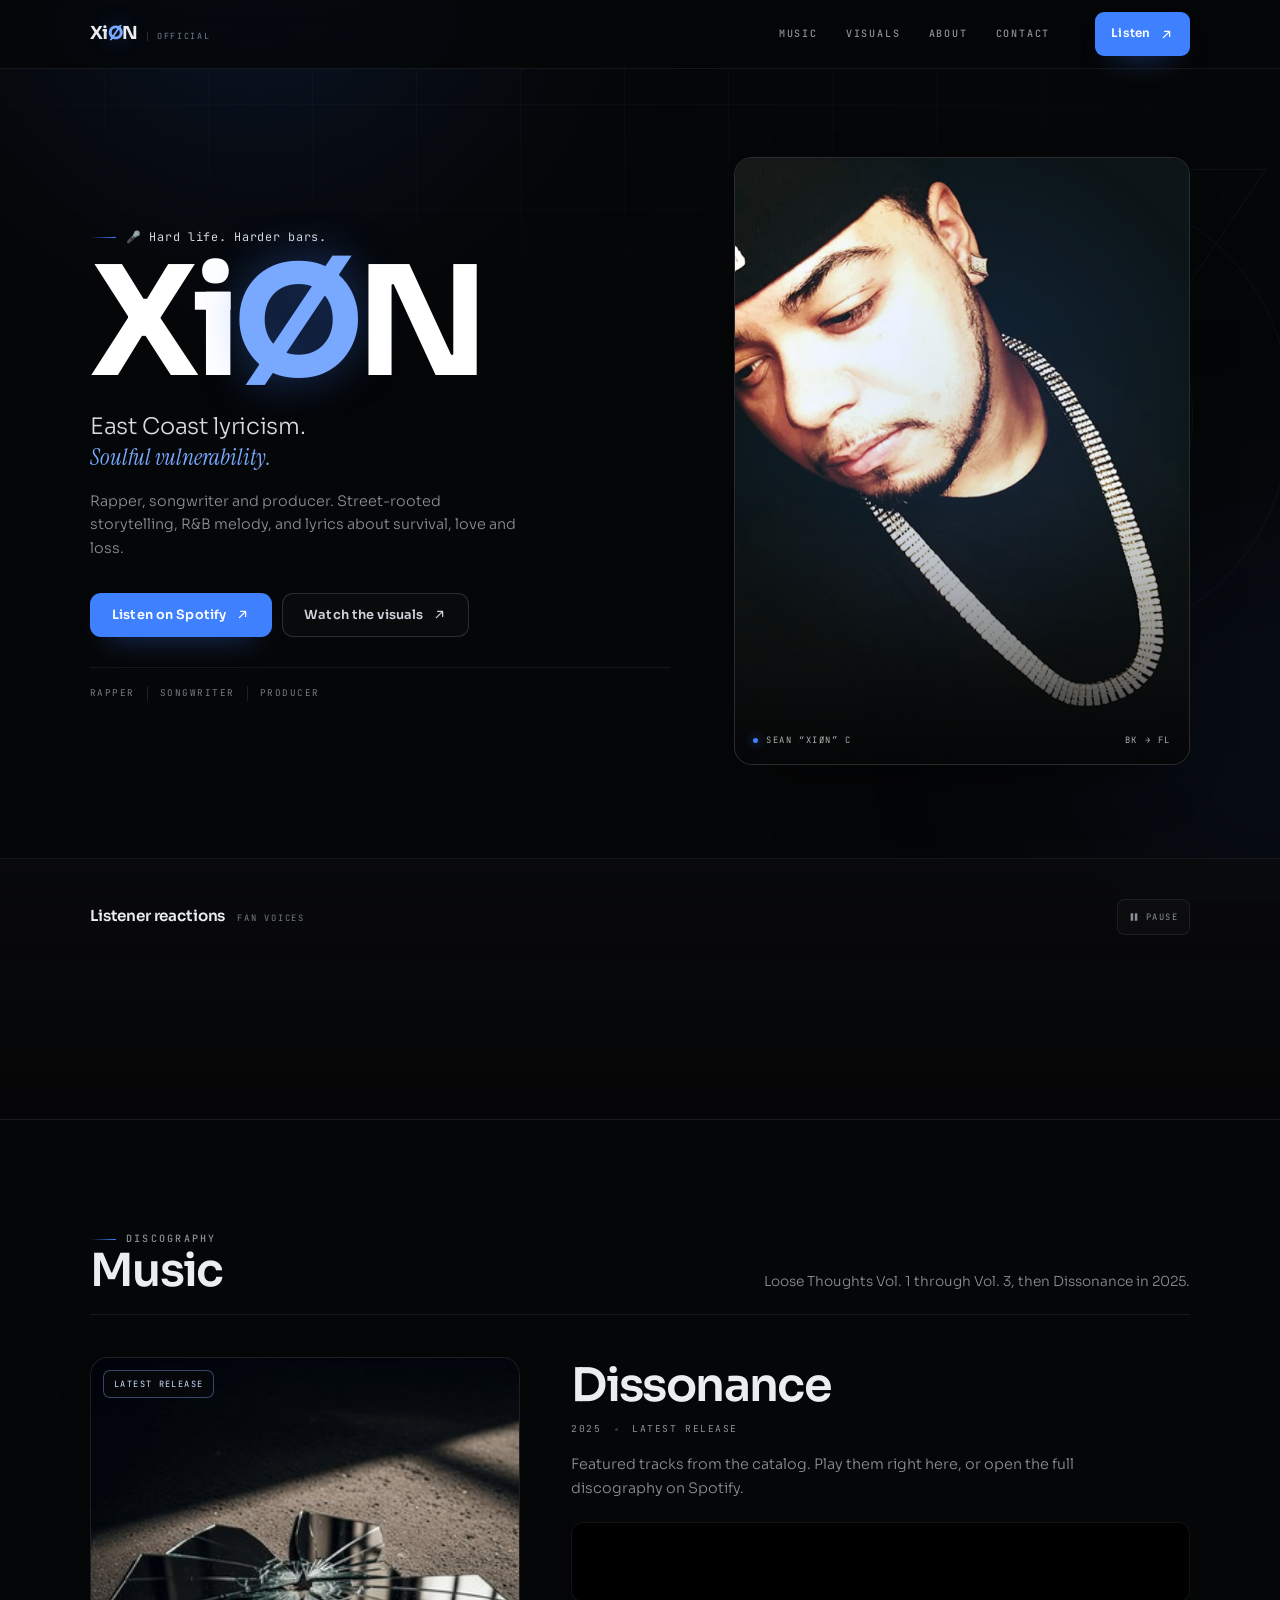
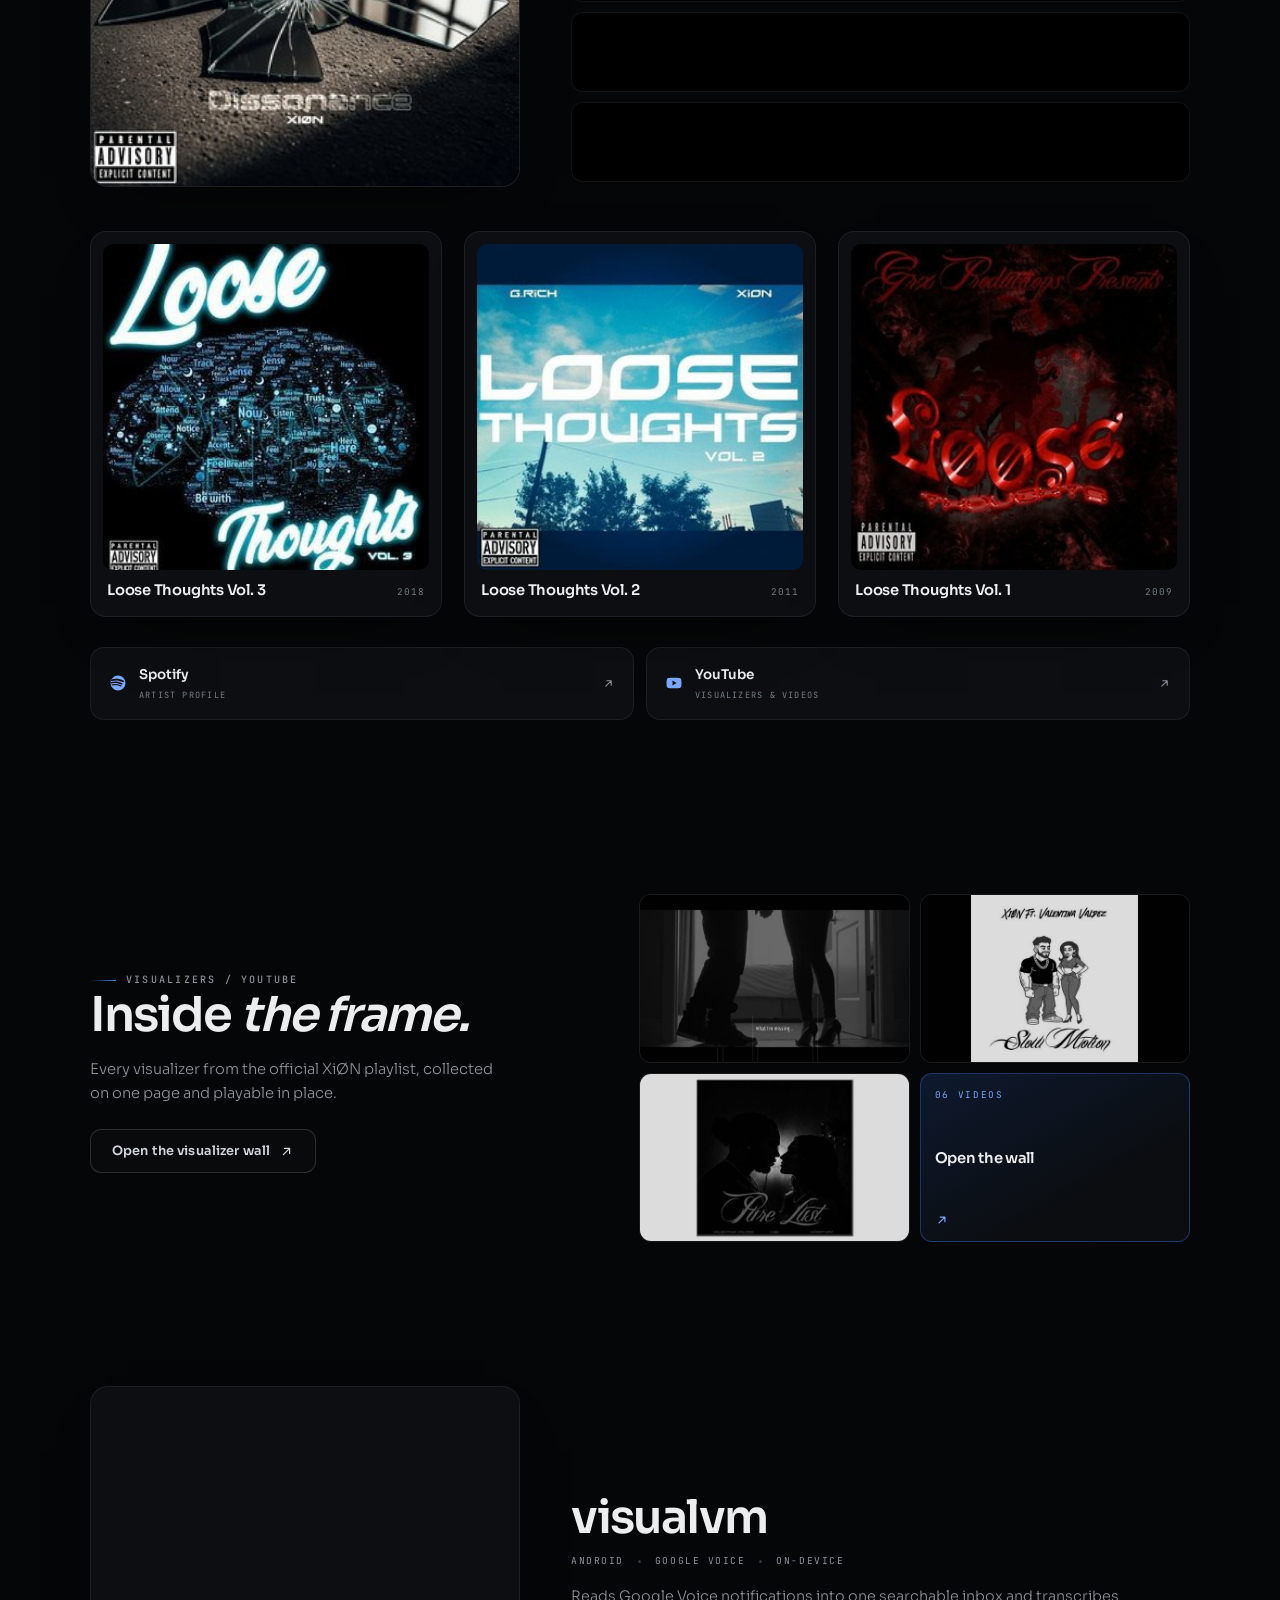
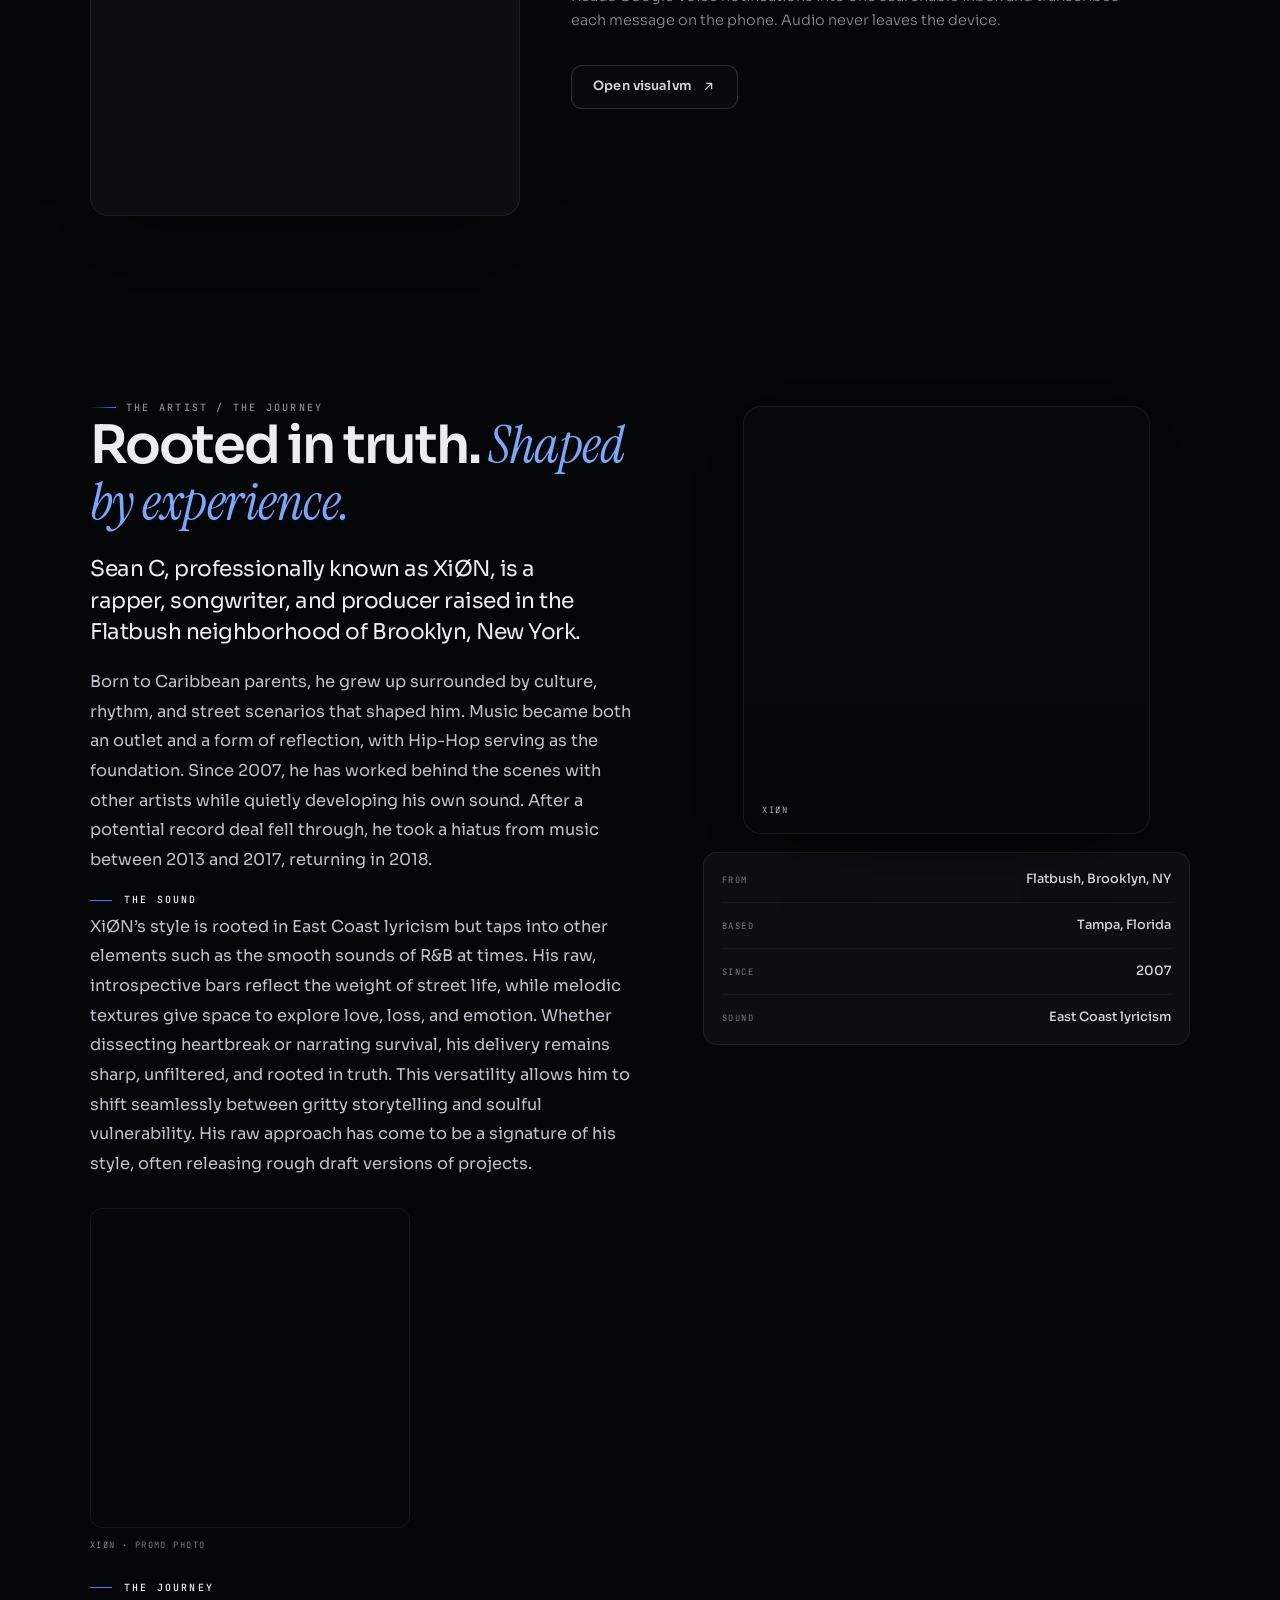
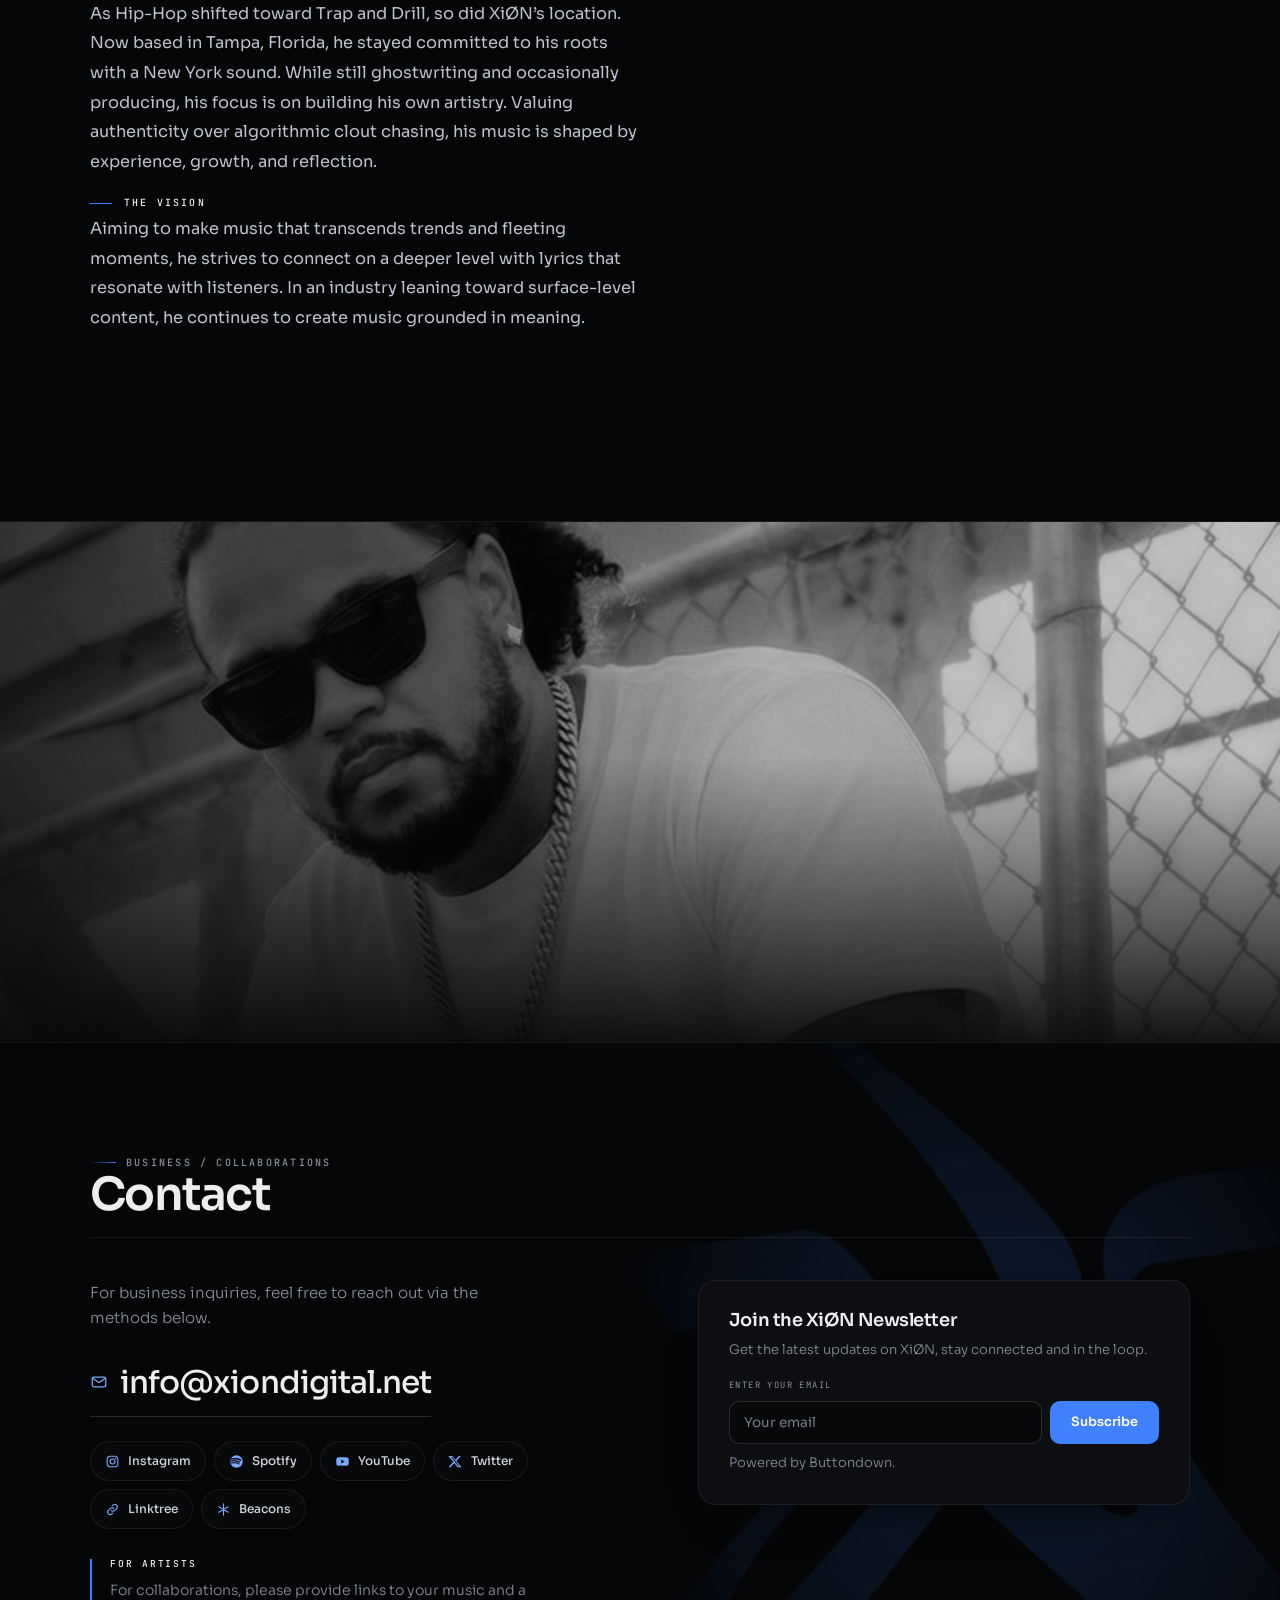
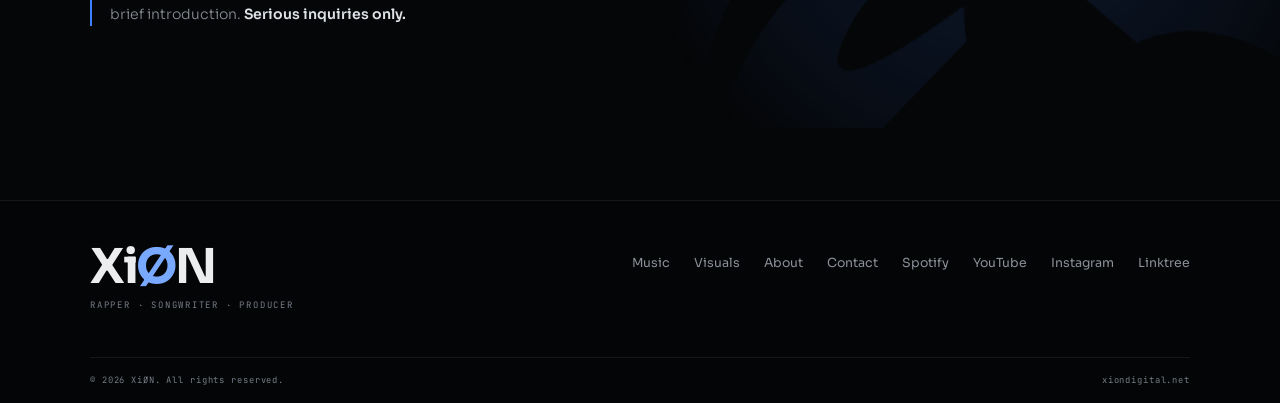
<file: index.html>
<!DOCTYPE html>
<html lang="en">
  <head>
    <meta charset="utf-8" />
    <meta name="viewport" content="width=device-width, initial-scale=1" />

    <title>XiØN | Rapper, Producer &amp; Songwriter | Official Site: xiondigital.net</title>
    <meta
      name="description"
      content="Official website of XiØN - Brooklyn-born rapper, producer, and songwriter blending street narratives with soulful melodies."
    />
    <meta
      name="keywords"
      content="XiØN, rapper, songwriter, producer, hip hop, Brooklyn rapper, music, rap, music producer, XiONDiGiTaL"
    />
    <meta name="author" content="Sean C / XiØN" />
    <meta name="robots" content="index, follow" />
    <meta name="theme-color" content="#050607" />
    <link rel="canonical" href="https://xiondigital.net" />

    <!-- Open Graph -->
    <meta property="og:title" content="XiØN | Rapper, Producer &amp; Songwriter" />
    <meta
      property="og:description"
      content="Official website of XiØN, blending street narratives with soulful melodies."
    />
    <meta property="og:type" content="website" />
    <meta property="og:url" content="https://xiondigital.net" />
    <meta property="og:site_name" content="XiØN" />
    <meta property="og:image" content="https://xiondigital.net/images/your-photo.jpg" />
    <meta property="og:image:alt" content="XiØN" />

    <!-- Twitter Card -->
    <meta name="twitter:card" content="summary_large_image" />
    <meta name="twitter:title" content="XiØN | Rapper, Producer &amp; Songwriter" />
    <meta
      name="twitter:description"
      content="Official website of XiØN, blending street narratives with soulful melodies."
    />
    <meta name="twitter:image" content="https://xiondigital.net/images/your-photo.jpg" />
    <meta name="twitter:site" content="@xiondigital" />

    <!-- Type -->
    <link rel="preconnect" href="https://fonts.googleapis.com" />
    <link rel="preconnect" href="https://fonts.gstatic.com" crossorigin />
    <link
      href="https://fonts.googleapis.com/css2?family=Instrument+Serif:ital@0;1&family=JetBrains+Mono:wght@400;500&family=Sora:wght@300;400;500;600;700&display=swap"
      rel="stylesheet"
    />

    <link rel="stylesheet" href="assets/css/xion.css?v=6" />

    <!-- Standard Favicons -->
    <link rel="icon" href="images/favicon.ico" type="image/x-icon" />
    <link rel="icon" type="image/png" sizes="32x32" href="images/favicon-32x32.png" />
    <link rel="icon" type="image/png" sizes="16x16" href="images/favicon-16x16.png" />
    <!-- Apple Touch Icon -->
    <link rel="apple-touch-icon" sizes="180x180" href="images/apple-touch-icon.png" />

    <!-- Google Analytics tag -->
    <script async src="https://www.googletagmanager.com/gtag/js?id=G-6QVTTYHY80"></script>
    <script>
      window.dataLayer = window.dataLayer || [];
      function gtag() {
        dataLayer.push(arguments);
      }
      gtag("js", new Date());

      gtag("config", "G-6QVTTYHY80");
    </script>

    <!-- Umami Analytics Tracking -->
    <script
      defer
      src="https://cloud.umami.is/script.js"
      data-website-id="7b2603b8-fdc5-4aa5-99d2-6795e8ee00c8"
    ></script>

    <script type="application/ld+json">
      {
        "@context": "https://schema.org",
        "@type": "MusicGroup",
        "name": "XiØN",
        "url": "https://xiondigital.net",
        "image": "https://xiondigital.net/images/your-photo.jpg",
        "sameAs": [
          "https://www.instagram.com/xiondigital",
          "https://twitter.com/xiondigital",
          "https://open.spotify.com/artist/4YkGZAtMD5tFAq859q7Bit",
          "http://youtube.com/channel/UCDEV4yZfB8lYsCBjGQJofVQ"
        ],
        "genre": "Hip-Hop",
        "member": {
          "@type": "Person",
          "name": "Sean C"
        },
        "description": "Brooklyn-born rapper, songwriter, and producer blending street narratives with soulful melodies."
      }
    </script>
  </head>
  <body>
    <a class="skip-link" href="#main">Skip to content</a>

    <div class="ambient" aria-hidden="true">
      <div class="ambient__glow ambient__glow--a"></div>
      <div class="ambient__glow ambient__glow--b"></div>
      <div class="ambient__grid"></div>
    </div>

    <header class="site-header">
      <div class="wrap header__inner">
        <a class="brand" href="#home" aria-label="XiØN home">
          <span class="brand__word">Xi<span class="brand__o">Ø</span>N</span>
          <span class="brand__tag">Official</span>
        </a>

        <nav class="nav" aria-label="Primary">
          <a class="nav__link" href="#music">Music</a>
          <a class="nav__link" href="visuals.html">Visuals</a>
          <a class="nav__link" href="#about">About</a>
          <a class="nav__link" href="#contact">Contact</a>
        </nav>

        <a
          class="btn btn--primary btn--sm header__cta"
          href="https://open.spotify.com/artist/4YkGZAtMD5tFAq859q7Bit"
          target="_blank"
          rel="noopener noreferrer"
        >
          Listen
          <svg viewBox="0 0 24 24" fill="none" stroke="currentColor" stroke-width="2" aria-hidden="true">
            <path d="M7 17 17 7M9 7h8v8" stroke-linecap="round" stroke-linejoin="round" />
          </svg>
        </a>

        <button
          class="nav-toggle"
          id="navToggle"
          type="button"
          aria-expanded="false"
          aria-controls="mobileNav"
          aria-label="Open menu"
        >
          <svg class="icon-menu" viewBox="0 0 24 24" fill="none" stroke="currentColor" stroke-width="1.8" aria-hidden="true">
            <path d="M4 7h16M4 12h16M4 17h16" stroke-linecap="round" />
          </svg>
          <svg class="icon-close" viewBox="0 0 24 24" fill="none" stroke="currentColor" stroke-width="1.8" aria-hidden="true">
            <path d="m6 6 12 12M18 6 6 18" stroke-linecap="round" />
          </svg>
        </button>
      </div>
    </header>

    <nav class="mobile-nav" id="mobileNav" aria-label="Mobile">
      <a class="mobile-nav__link" href="#music">Music <span>01</span></a>
      <a class="mobile-nav__link" href="visuals.html">Visuals <span>02</span></a>
      <a class="mobile-nav__link" href="#about">About <span>03</span></a>
      <a class="mobile-nav__link" href="#contact">Contact <span>04</span></a>
      <div class="mobile-nav__footer">
        <a
          class="btn btn--primary"
          href="https://open.spotify.com/artist/4YkGZAtMD5tFAq859q7Bit"
          target="_blank"
          rel="noopener noreferrer"
          >Listen on Spotify</a
        >
        <a
          class="btn btn--ghost"
          href="https://www.youtube.com/@XiONDiGiTaL"
          target="_blank"
          rel="noopener noreferrer"
          >YouTube</a
        >
      </div>
    </nav>

    <div class="site">
      <main id="main">
        <!-- Hero -->
        <section class="hero" id="home" aria-labelledby="hero-title">
          <span class="hero__ghost" aria-hidden="true">Ø</span>
          <div class="wrap hero__inner">
            <div class="hero__copy">
              <p class="eyebrow eyebrow--quote">🎤 Hard life. Harder bars.</p>
              <h1 class="hero__title" id="hero-title">Xi<span class="o">Ø</span>N</h1>
              <p class="hero__tagline">
                East Coast lyricism.
                <em>Soulful vulnerability.</em>
              </p>
              <p class="hero__lede">
                Rapper, songwriter and producer. Street-rooted storytelling, R&amp;B melody, and
                lyrics about survival, love and loss.
              </p>
              <div class="hero__actions">
                <a
                  class="btn btn--primary"
                  href="https://open.spotify.com/artist/4YkGZAtMD5tFAq859q7Bit"
                  target="_blank"
                  rel="noopener noreferrer"
                >
                  Listen on Spotify
                  <svg viewBox="0 0 24 24" fill="none" stroke="currentColor" stroke-width="2" aria-hidden="true">
                    <path d="M7 17 17 7M9 7h8v8" stroke-linecap="round" stroke-linejoin="round" />
                  </svg>
                </a>
                <a class="btn btn--ghost" href="visuals.html">
                  Watch the visuals
                  <svg viewBox="0 0 24 24" fill="none" stroke="currentColor" stroke-width="2" aria-hidden="true">
                    <path d="M7 17 17 7M9 7h8v8" stroke-linecap="round" stroke-linejoin="round" />
                  </svg>
                </a>
              </div>
              <ul class="hero__meta">
                <li>Rapper</li>
                <li>Songwriter</li>
                <li>Producer</li>
              </ul>
            </div>

            <div class="hero__aside">
              <figure class="portrait">
                <div class="portrait__frame" data-parallax data-spotlight>
                  <picture>
                    <source
                      type="image/webp"
                      srcset="
                        images/opt/hero-400.webp 400w,
                        images/opt/hero-600.webp 600w
                      "
                      sizes="(max-width: 900px) 88vw, 440px"
                    />
                    <img
                      src="images/opt/hero-600.jpg"
                      srcset="images/opt/hero-400.jpg 400w, images/opt/hero-600.jpg 600w"
                      sizes="(max-width: 900px) 88vw, 440px"
                      width="600"
                      height="800"
                      alt="XiØN in a black cap and black shirt, wearing a silver cuban link chain against a dark studio background"
                      fetchpriority="high"
                      decoding="async"
                    />
                  </picture>
                  <div class="portrait__caption">
                    <span><i aria-hidden="true"></i> Sean &ldquo;XiØN&rdquo; C</span>
                    <span>BK &rarr; FL</span>
                  </div>
                </div>
              </figure>
            </div>
          </div>
        </section>

        <!-- Listener reactions: original fan-comment marquee, preserved -->
        <section class="reactions" aria-labelledby="reactions-title">
          <div class="wrap">
            <div class="reactions__head">
              <h2 class="reactions__title" id="reactions-title">
                Listener reactions <span>Fan voices</span>
              </h2>
              <button class="reactions__toggle" id="quotesToggle" type="button" aria-pressed="false" aria-controls="quotes">
                <svg class="icon-pause" viewBox="0 0 12 12" fill="currentColor" aria-hidden="true">
                  <rect x="2" y="1.5" width="3" height="9" rx="0.6" />
                  <rect x="7" y="1.5" width="3" height="9" rx="0.6" />
                </svg>
                <svg class="icon-play" viewBox="0 0 12 12" fill="currentColor" aria-hidden="true">
                  <path d="M3 1.6v8.8L10 6z" />
                </svg>
                <span>Pause</span>
              </button>
            </div>

            <div class="scrolling-quotes" id="quotes">
              <blockquote>
                "Let's go!! 🔥🔥🔥 After seeing this, I could really hear this on a movie
                soundtrack."<br /><span>@LoopGodMusic (YouTube)</span>
              </blockquote>
              <blockquote>
                "Nice smooth track, I like your style."<br /><span>@klaud (SoundCloud)</span>
              </blockquote>
              <blockquote>
                "🔥🔥🔥"<br /><span>@ziplok_ (Instagram)</span>
              </blockquote>
              <blockquote>
                "SHIT GOES HARD HOMIE"<br /><span>Small Town Ridas (SoundCloud)</span>
              </blockquote>
              <blockquote>
                "flames ■♤"<br /><span>@lee_coly (BandLab)</span>
              </blockquote>
              <blockquote>
                "On point. Nice lyrics!"<br /><span>@collective-underground (SoundCloud)</span>
              </blockquote>
            </div>
          </div>
        </section>

        <!-- Music -->
        <section class="section" id="music" aria-labelledby="music-title">
          <div class="wrap">
            <div class="section__head">
              <div>
                <p class="eyebrow">Discography</p>
                <h2 class="section__title" id="music-title">Music</h2>
              </div>
              <p class="section__note">
                Loose Thoughts Vol. 1 through Vol. 3, then Dissonance in 2025.
              </p>
            </div>

            <div class="featured">
              <a
                class="release-art spot"
                href="https://open.spotify.com/album/6Nb5BauRFQETZqbueFP80p"
                target="_blank"
                rel="noopener noreferrer"
                aria-label="Open the Dissonance album on Spotify"
              >
                <span class="release-art__tag">Latest release</span>
                <img
                  src="images/opt/cover-dissonance-300.jpg"
                  width="300"
                  height="300"
                  alt="Dissonance cover art: a shattered mirror on dark concrete"
                  loading="lazy"
                  decoding="async"
                />
              </a>

              <div class="featured__body">
                <h3>Dissonance</h3>
                <ul class="featured__meta">
                  <li>2025</li>
                  <li>Latest release</li>
                </ul>
                <p class="featured__lede">
                  Featured tracks from the catalog. Play them right here, or open the full
                  discography on Spotify.
                </p>

                <div class="embeds">
                  <iframe
                    title="On My Mind by XiØN (Spotify player)"
                    src="https://open.spotify.com/embed/track/3cz2NBJU4VU5FpF227JlIC?utm_source=generator"
                    width="100%"
                    height="80"
                    frameborder="0"
                    allowfullscreen
                    allow="autoplay; clipboard-write; encrypted-media; fullscreen; picture-in-picture"
                    loading="lazy"
                  ></iframe>
                  <iframe
                    title="Text Love by XiØN (Spotify player)"
                    src="https://open.spotify.com/embed/track/79gY5JzKdBAlk00G6uEivV?utm_source=generator"
                    width="100%"
                    height="80"
                    frameborder="0"
                    allowfullscreen
                    allow="autoplay; clipboard-write; encrypted-media; fullscreen; picture-in-picture"
                    loading="lazy"
                  ></iframe>
                  <iframe
                    title="Retrospect by XiØN (Spotify player)"
                    src="https://open.spotify.com/embed/track/3T4YfnWapaNqpPdinQCpMM?utm_source=generator"
                    width="100%"
                    height="80"
                    frameborder="0"
                    allowfullscreen
                    allow="autoplay; clipboard-write; encrypted-media; fullscreen; picture-in-picture"
                    loading="lazy"
                  ></iframe>
                </div>
              </div>
            </div>

            <div class="discography">
              <a
                class="disc-card spot"
                href="https://www.youtube.com/watch?v=agN9v1kGuqA&list=PLtmEnXvzBCck_Vnr6f9k5Hc4RrmEYO-uJ"
                target="_blank"
                rel="noopener noreferrer"
                aria-label="Play the Loose Thoughts Vol. 3 playlist on YouTube"
              >
                <img
                  src="images/opt/cover-vol3-300.jpg"
                  width="300"
                  height="300"
                  alt="Loose Thoughts Vol. 3 cover art"
                  loading="lazy"
                  decoding="async"
                />
                <div class="disc-card__body">
                  <h3 class="disc-card__title">Loose Thoughts Vol. 3</h3>
                  <span class="disc-card__year">2018</span>
                </div>
              </a>

              <a
                class="disc-card spot"
                href="https://www.youtube.com/watch?v=iqLf27600pA&list=PLtmEnXvzBCckCd5I05fbee0SRBxqdTyGI"
                target="_blank"
                rel="noopener noreferrer"
                aria-label="Play the Loose Thoughts Vol. 2 playlist on YouTube"
              >
                <img
                  src="images/opt/cover-vol2-300.jpg"
                  width="300"
                  height="300"
                  alt="Loose Thoughts Vol. 2 cover art"
                  loading="lazy"
                  decoding="async"
                />
                <div class="disc-card__body">
                  <h3 class="disc-card__title">Loose Thoughts Vol. 2</h3>
                  <span class="disc-card__year">2011</span>
                </div>
              </a>

              <a
                class="disc-card spot"
                href="https://www.youtube.com/watch?v=BOUAfOp-KkQ&list=PLtmEnXvzBCclj9HM29pIr0YBPFvo_zFi8"
                target="_blank"
                rel="noopener noreferrer"
                aria-label="Play the Loose Thoughts Vol. 1 playlist on YouTube"
              >
                <img
                  src="images/opt/cover-vol1-300.jpg"
                  width="300"
                  height="300"
                  alt="Loose Thoughts Vol. 1 cover art"
                  loading="lazy"
                  decoding="async"
                />
                <div class="disc-card__body">
                  <h3 class="disc-card__title">Loose Thoughts Vol. 1</h3>
                  <span class="disc-card__year">2009</span>
                </div>
              </a>
            </div>

            <div class="listen">
              <a
                class="listen__link"
                href="https://open.spotify.com/artist/4YkGZAtMD5tFAq859q7Bit"
                target="_blank"
                rel="noopener noreferrer"
              >
                <svg viewBox="0 0 24 24" fill="currentColor" aria-hidden="true">
                  <path
                    d="M12 2a10 10 0 1 0 0 20 10 10 0 0 0 0-20Zm4.6 14.4a.8.8 0 0 1-1.1.26c-3-1.83-6.77-2.25-11.21-1.23a.8.8 0 1 1-.35-1.56c4.86-1.11 9.03-.63 12.39 1.42a.8.8 0 0 1 .27 1.11Zm1.23-2.73a1 1 0 0 1-1.37.33c-3.43-2.11-8.66-2.72-12.72-1.49a1 1 0 1 1-.58-1.91c4.64-1.41 10.4-.73 14.34 1.7a1 1 0 0 1 .33 1.37Zm.1-2.85C14.16 8.37 7.6 8.15 3.69 9.34a1.2 1.2 0 1 1-.7-2.3c4.5-1.36 11.73-1.1 16.36 1.65a1.2 1.2 0 0 1-1.22 2.07Z"
                  />
                </svg>
                <span class="listen__text">
                  <strong>Spotify</strong>
                  <span>Artist profile</span>
                </span>
                <span class="listen__arrow" aria-hidden="true">
                  <svg viewBox="0 0 24 24" fill="none" stroke="currentColor" stroke-width="2">
                    <path d="M7 17 17 7M9 7h8v8" stroke-linecap="round" stroke-linejoin="round" />
                  </svg>
                </span>
              </a>

              <a
                class="listen__link"
                href="http://youtube.com/channel/UCDEV4yZfB8lYsCBjGQJofVQ?sub_confirmation=1"
                target="_blank"
                rel="noopener noreferrer"
              >
                <svg viewBox="0 0 24 24" fill="currentColor" aria-hidden="true">
                  <path
                    d="M21.6 7.2a2.5 2.5 0 0 0-1.76-1.77C18.25 5 12 5 12 5s-6.25 0-7.84.43A2.5 2.5 0 0 0 2.4 7.2 26 26 0 0 0 2 12a26 26 0 0 0 .4 4.8 2.5 2.5 0 0 0 1.76 1.77C5.75 19 12 19 12 19s6.25 0 7.84-.43a2.5 2.5 0 0 0 1.76-1.77A26 26 0 0 0 22 12a26 26 0 0 0-.4-4.8ZM10 15.2V8.8L15.5 12 10 15.2Z"
                  />
                </svg>
                <span class="listen__text">
                  <strong>YouTube</strong>
                  <span>Visualizers &amp; videos</span>
                </span>
                <span class="listen__arrow" aria-hidden="true">
                  <svg viewBox="0 0 24 24" fill="none" stroke="currentColor" stroke-width="2">
                    <path d="M7 17 17 7M9 7h8v8" stroke-linecap="round" stroke-linejoin="round" />
                  </svg>
                </span>
              </a>
            </div>
          </div>
        </section>

        <!-- Visuals teaser: opens the dedicated page -->
        <section class="section section--tight" aria-labelledby="visuals-title">
          <div class="wrap teaser">
            <div class="teaser__copy">
              <p class="eyebrow">Visualizers / YouTube</p>
              <h2 id="visuals-title">Inside <em>the frame.</em></h2>
              <p>
                Every visualizer from the official XiØN playlist, collected on one page and
                playable in place.
              </p>
              <a class="btn btn--ghost" href="visuals.html">
                Open the visualizer wall
                <svg viewBox="0 0 24 24" fill="none" stroke="currentColor" stroke-width="2" aria-hidden="true">
                  <path d="M7 17 17 7M9 7h8v8" stroke-linecap="round" stroke-linejoin="round" />
                </svg>
              </a>
            </div>

            <div class="thumb-wall">
              <a class="thumb-wall__item" href="visuals.html" aria-label="Open the visuals page">
                <img
                  src="images/visuals/Sc-48z5GW5c-640.jpg"
                  width="640"
                  height="360"
                  alt="Still from the Want It All visualizer"
                  loading="lazy"
                  decoding="async"
                />
              </a>
              <a class="thumb-wall__item" href="visuals.html" aria-label="Open the visuals page">
                <img
                  src="images/visuals/9gM1pXO1yFA-640.jpg"
                  width="640"
                  height="360"
                  alt="Still from the Slow Motion visualizer"
                  loading="lazy"
                  decoding="async"
                />
              </a>
              <a class="thumb-wall__item" href="visuals.html" aria-label="Open the visuals page">
                <img
                  src="images/visuals/NaG0xdaZkE8-640.jpg"
                  width="640"
                  height="360"
                  alt="Still from the Pure Lust visualizer"
                  loading="lazy"
                  decoding="async"
                />
              </a>
              <a class="thumb-wall__all" href="visuals.html">
                <span class="thumb-wall__count">06 videos</span>
                <strong>Open the wall</strong>
                <svg viewBox="0 0 24 24" fill="none" stroke="currentColor" stroke-width="2" aria-hidden="true">
                  <path d="M7 17 17 7M9 7h8v8" stroke-linecap="round" stroke-linejoin="round" />
                </svg>
              </a>
            </div>
          </div>
        </section>

        <!-- App card: opens the standalone inbox -->
        <section class="section section--tight" aria-labelledby="visualvm-title">
          <div class="wrap">
            <div class="featured">
              <a class="release-art spot" href="visualvm/" aria-label="Open visualvm">
                <img
                  src="visualvm/icon-512.png"
                  width="512"
                  height="512"
                  alt="visualvm app icon: a blue waveform tile"
                  loading="lazy"
                  decoding="async"
                />
              </a>
              <div class="featured__body">
                <h3 id="visualvm-title">visualvm</h3>
                <ul class="featured__meta">
                  <li>Android</li>
                  <li>Google Voice</li>
                  <li>On-device</li>
                </ul>
                <p class="featured__lede">
                  Reads Google Voice notifications into one searchable inbox and transcribes
                  each message on the phone. Audio never leaves the device.
                </p>
                <div class="hero__actions">
                  <a class="btn btn--ghost" href="visualvm/">
                    Open visualvm
                    <svg viewBox="0 0 24 24" fill="none" stroke="currentColor" stroke-width="2" aria-hidden="true">
                      <path d="M7 17 17 7M9 7h8v8" stroke-linecap="round" stroke-linejoin="round" />
                    </svg>
                  </a>
                </div>
              </div>
            </div>
          </div>
        </section>

        <!-- About -->
        <span id="bio" class="sr-only"></span>
        <section class="section" id="about" aria-labelledby="about-title">
          <div class="wrap about">
            <div class="about__intro">
              <p class="eyebrow">The artist / the journey</p>
              <h2 id="about-title">Rooted in truth. <em>Shaped by experience.</em></h2>

              <div class="about__copy">
                <p class="about__lede">
                  Sean C, professionally known as XiØN, is a rapper, songwriter, and producer
                  raised in the Flatbush neighborhood of Brooklyn, New York.
                </p>
                <p>
                  Born to Caribbean parents, he grew up surrounded by culture, rhythm, and street
                  scenarios that shaped him. Music became both an outlet and a form of reflection,
                  with Hip-Hop serving as the foundation. Since 2007, he has worked behind the
                  scenes with other artists while quietly developing his own sound. After a
                  potential record deal fell through, he took a hiatus from music between 2013 and
                  2017, returning in 2018.
                </p>

                <h3>The Sound</h3>
                <p>
                  XiØN’s style is rooted in East Coast lyricism but taps into other elements such
                  as the smooth sounds of R&amp;B at times. His raw, introspective bars reflect the
                  weight of street life, while melodic textures give space to explore love, loss,
                  and emotion. Whether dissecting heartbreak or narrating survival, his delivery
                  remains sharp, unfiltered, and rooted in truth. This versatility allows him to
                  shift seamlessly between gritty storytelling and soulful vulnerability. His raw
                  approach has come to be a signature of his style, often releasing rough draft
                  versions of projects.
                </p>

                <figure class="about__figure">
                  <img
                    src="images/opt/promo-600.jpg"
                    width="600"
                    height="600"
                    alt="XiØN in a black vest over a white shirt, wearing a silver chain"
                    loading="lazy"
                    decoding="async"
                  />
                  <figcaption>XiØN · promo photo</figcaption>
                </figure>

                <h3>The Journey</h3>
                <p>
                  As Hip-Hop shifted toward Trap and Drill, so did XiØN’s location. Now based in
                  Tampa, Florida, he stayed committed to his roots with a New York sound. While
                  still ghostwriting and occasionally producing, his focus is on building his own
                  artistry. Valuing authenticity over algorithmic clout chasing, his music is
                  shaped by experience, growth, and reflection.
                </p>

                <h3>The Vision</h3>
                <p>
                  Aiming to make music that transcends trends and fleeting moments, he strives to
                  connect on a deeper level with lyrics that resonate with listeners. In an
                  industry leaning toward surface-level content, he continues to create music
                  grounded in meaning.
                </p>
              </div>
            </div>

            <aside class="about__aside">
              <figure class="about__portrait">
                <picture>
                  <source
                    type="image/webp"
                    srcset="
                      images/opt/portrait-bw-600.webp 600w,
                      images/opt/portrait-bw-900.webp 900w,
                      images/opt/portrait-bw-1400.webp 1400w
                    "
                    sizes="(max-width: 900px) 92vw, 470px"
                  />
                  <img
                    src="images/opt/portrait-bw-900.jpg"
                    srcset="
                      images/opt/portrait-bw-600.jpg 600w,
                      images/opt/portrait-bw-900.jpg 900w,
                      images/opt/portrait-bw-1400.jpg 1400w
                    "
                    sizes="(max-width: 900px) 92vw, 470px"
                    width="1400"
                    height="1426"
                    alt="Black-and-white studio portrait of XiØN wearing sunglasses, a black sweater and a silver chain, with braided hair"
                    loading="lazy"
                    decoding="async"
                  />
                </picture>
                <figcaption class="about__caption">XiØN</figcaption>
              </figure>

              <dl class="about__facts">
                <div>
                  <dt>From</dt>
                  <dd>Flatbush, Brooklyn, NY</dd>
                </div>
                <div>
                  <dt>Based</dt>
                  <dd>Tampa, Florida</dd>
                </div>
                <div>
                  <dt>Since</dt>
                  <dd>2007</dd>
                </div>
                <div>
                  <dt>Sound</dt>
                  <dd>East Coast lyricism</dd>
                </div>
              </dl>
            </aside>
          </div>
        </section>

        <!-- Photograph band -->
        <section class="band" aria-label="XiØN photograph">
          <img
            src="images/opt/fence-1024.jpg"
            srcset="images/opt/fence-640.jpg 640w, images/opt/fence-1024.jpg 1024w"
            sizes="100vw"
            width="1024"
            height="962"
            alt="XiØN in a white graphic shirt and sunglasses, leaning beside a chain-link fence"
            loading="lazy"
            decoding="async"
          />
          <div class="band__quote">
            <div class="wrap">
              <p>“Aiming to make music that transcends trends and fleeting moments.”</p>
              <cite>XiØN · The Vision</cite>
            </div>
          </div>
        </section>

        <!-- Contact -->
        <section class="section" id="contact" aria-labelledby="contact-title">
          <div class="contact__mark" aria-hidden="true"></div>

          <div class="wrap">
            <div class="section__head">
              <div>
                <p class="eyebrow">Business / Collaborations</p>
                <h2 class="section__title" id="contact-title">Contact</h2>
              </div>
            </div>

            <div class="contact">
              <div>
                <p class="contact__lede">
                  For business inquiries, feel free to reach out via the methods below.
                </p>

                <a class="contact__email" href="mailto:info@xiondigital.net">
                  <svg viewBox="0 0 24 24" fill="none" stroke="currentColor" stroke-width="1.7" aria-hidden="true">
                    <rect x="3" y="5.5" width="18" height="13" rx="2.5" />
                    <path d="m3.8 7 7.3 5.4a1.5 1.5 0 0 0 1.8 0L20.2 7" stroke-linecap="round" />
                  </svg>
                  info@xiondigital.net
                </a>

                <ul class="socials">
                  <li>
                    <a
                      class="social"
                      href="https://www.instagram.com/xiondigital"
                      target="_blank"
                      rel="noopener noreferrer"
                    >
                      <svg viewBox="0 0 24 24" fill="none" stroke="currentColor" stroke-width="1.7" aria-hidden="true">
                        <rect x="3.5" y="3.5" width="17" height="17" rx="5" />
                        <circle cx="12" cy="12" r="4" />
                        <circle cx="17" cy="7" r="1.1" fill="currentColor" stroke="none" />
                      </svg>
                      Instagram
                    </a>
                  </li>
                  <li>
                    <a
                      class="social"
                      href="https://open.spotify.com/artist/4YkGZAtMD5tFAq859q7Bit"
                      target="_blank"
                      rel="noopener noreferrer"
                    >
                      <svg viewBox="0 0 24 24" fill="currentColor" aria-hidden="true">
                        <path
                          d="M12 2a10 10 0 1 0 0 20 10 10 0 0 0 0-20Zm4.6 14.4a.8.8 0 0 1-1.1.26c-3-1.83-6.77-2.25-11.21-1.23a.8.8 0 1 1-.35-1.56c4.86-1.11 9.03-.63 12.39 1.42a.8.8 0 0 1 .27 1.11Zm1.23-2.73a1 1 0 0 1-1.37.33c-3.43-2.11-8.66-2.72-12.72-1.49a1 1 0 1 1-.58-1.91c4.64-1.41 10.4-.73 14.34 1.7a1 1 0 0 1 .33 1.37Zm.1-2.85C14.16 8.37 7.6 8.15 3.69 9.34a1.2 1.2 0 1 1-.7-2.3c4.5-1.36 11.73-1.1 16.36 1.65a1.2 1.2 0 0 1-1.22 2.07Z"
                        />
                      </svg>
                      Spotify
                    </a>
                  </li>
                  <li>
                    <a
                      class="social"
                      href="https://www.youtube.com/@XiONDiGiTaL"
                      target="_blank"
                      rel="noopener noreferrer"
                    >
                      <svg viewBox="0 0 24 24" fill="currentColor" aria-hidden="true">
                        <path
                          d="M21.6 7.2a2.5 2.5 0 0 0-1.76-1.77C18.25 5 12 5 12 5s-6.25 0-7.84.43A2.5 2.5 0 0 0 2.4 7.2 26 26 0 0 0 2 12a26 26 0 0 0 .4 4.8 2.5 2.5 0 0 0 1.76 1.77C5.75 19 12 19 12 19s6.25 0 7.84-.43a2.5 2.5 0 0 0 1.76-1.77A26 26 0 0 0 22 12a26 26 0 0 0-.4-4.8ZM10 15.2V8.8L15.5 12 10 15.2Z"
                        />
                      </svg>
                      YouTube
                    </a>
                  </li>
                  <li>
                    <a
                      class="social"
                      href="https://twitter.com/xiondigital"
                      target="_blank"
                      rel="noopener noreferrer"
                    >
                      <svg viewBox="0 0 24 24" fill="currentColor" aria-hidden="true">
                        <path
                          d="M17.3 3h3.3l-7.2 8.2L21.8 21h-6.6l-5.2-6.6L4.1 21H.8l7.7-8.8L.5 3h6.8l4.7 6.1L17.3 3Zm-1.2 16h1.8L6.9 4.9H5L16.1 19Z"
                        />
                      </svg>
                      Twitter
                    </a>
                  </li>
                  <li>
                    <a
                      class="social"
                      href="https://linktr.ee/xiondigital"
                      target="_blank"
                      rel="noopener noreferrer"
                    >
                      <svg viewBox="0 0 24 24" fill="none" stroke="currentColor" stroke-width="1.7" aria-hidden="true">
                        <path d="M10 13.5a4 4 0 0 0 5.7 0l2.8-2.8a4 4 0 0 0-5.7-5.7L11.5 6.3" stroke-linecap="round" />
                        <path d="M14 10.5a4 4 0 0 0-5.7 0l-2.8 2.8a4 4 0 0 0 5.7 5.7l1.3-1.3" stroke-linecap="round" />
                      </svg>
                      Linktree
                    </a>
                  </li>
                  <li>
                    <a
                      class="social"
                      href="https://beacons.ai/xiondigital"
                      target="_blank"
                      rel="noopener noreferrer"
                    >
                      <svg viewBox="0 0 24 24" fill="none" stroke="currentColor" stroke-width="1.7" aria-hidden="true">
                        <path d="M12 3v18M4.5 7.5l15 9M19.5 7.5l-15 9" stroke-linecap="round" />
                      </svg>
                      Beacons
                    </a>
                  </li>
                </ul>

                <div class="for-artists">
                  <h3>For Artists</h3>
                  <p>
                    For collaborations, please provide links to your music and a brief
                    introduction. <strong>Serious inquiries only.</strong>
                  </p>
                </div>
              </div>

              <div class="newsletter">
                <h3>Join the XiØN Newsletter</h3>
                <p>Get the latest updates on XiØN, stay connected and in the loop.</p>
                <form
                  action="https://buttondown.com/api/emails/embed-subscribe/xiondigital"
                  method="post"
                  target="popupwindow"
                  onsubmit="window.open('https://buttondown.com/xiondigital', 'popupwindow')"
                  class="embeddable-buttondown-form"
                >
                  <label for="bd-email">Enter your email</label>
                  <input type="email" name="email" id="bd-email" placeholder="Your email" required />
                  <input type="submit" value="Subscribe" />
                </form>
                <p class="newsletter__credit">
                  <a href="https://buttondown.com/refer/xiondigital" target="_blank" rel="noopener noreferrer"
                    >Powered by Buttondown.</a
                  >
                </p>
              </div>
            </div>
          </div>
        </section>
      </main>

      <footer class="site-footer">
        <div class="wrap">
          <div class="footer__top">
            <div class="footer__brand">
              <span class="footer__wordmark">Xi<span class="o">Ø</span>N</span>
              <span class="footer__tag">Rapper &middot; Songwriter &middot; Producer</span>
            </div>
            <nav class="footer__nav" aria-label="Footer">
              <a href="#music">Music</a>
              <a href="visuals.html">Visuals</a>
              <a href="#about">About</a>
              <a href="#contact">Contact</a>
              <a href="https://open.spotify.com/artist/4YkGZAtMD5tFAq859q7Bit" target="_blank" rel="noopener noreferrer"
                >Spotify</a
              >
              <a href="https://www.youtube.com/@XiONDiGiTaL" target="_blank" rel="noopener noreferrer">YouTube</a>
              <a href="https://www.instagram.com/xiondigital" target="_blank" rel="noopener noreferrer">Instagram</a>
              <a href="https://linktr.ee/xiondigital" target="_blank" rel="noopener noreferrer">Linktree</a>
            </nav>
          </div>
          <div class="footer__bottom">
            <p>&copy; 2026 XiØN. All rights reserved.</p>
            <p>xiondigital.net</p>
          </div>
        </div>
      </footer>
    </div>

    <script src="assets/js/site.js" defer></script>
  </body>
</html>
</file>
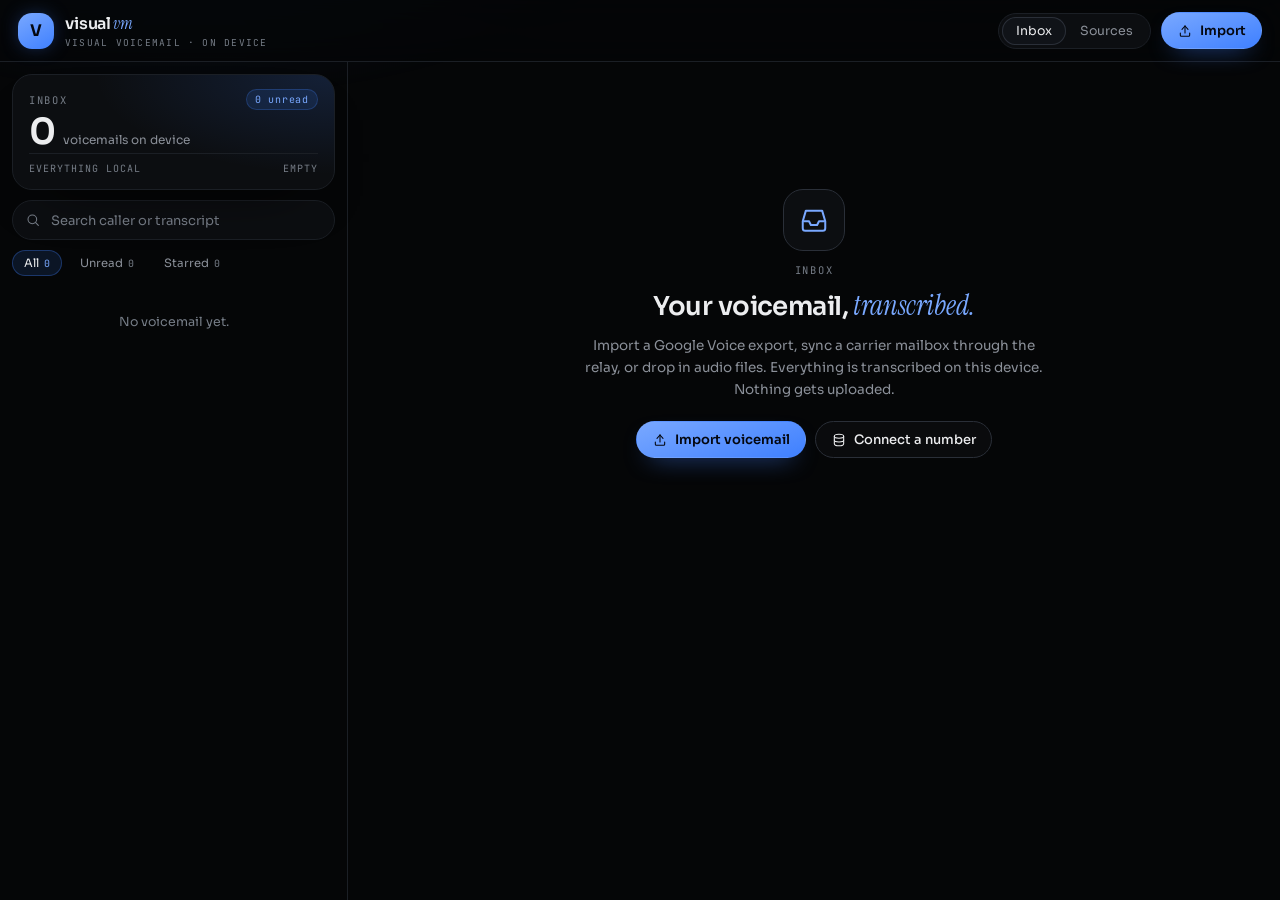
<file: visualvm/index.html>
<!doctype html>
<html lang="en">
  <head>
    <meta charset="utf-8" />
    <meta name="viewport" content="width=device-width, initial-scale=1, viewport-fit=cover" />
    <meta name="theme-color" content="#050607" />
    <meta name="mobile-web-app-capable" content="yes" />
    <meta name="apple-mobile-web-app-capable" content="yes" />
    <meta name="apple-mobile-web-app-status-bar-style" content="black-translucent" />
    <meta name="apple-mobile-web-app-title" content="visualvm" />
    <meta
      name="description"
      content="visualvm: a private visual voicemail inbox with on-device transcription."
    />
    <title>visualvm · Visual Voicemail</title>
    <link rel="manifest" href="manifest.webmanifest" />
    <link rel="apple-touch-icon" href="apple-touch-icon.png" />
    <link rel="icon" type="image/png" href="icon-192.png" />
    <link rel="preconnect" href="https://fonts.googleapis.com" />
    <link rel="preconnect" href="https://fonts.gstatic.com" crossorigin />
    <link
      href="https://fonts.googleapis.com/css2?family=Instrument+Serif:ital@0;1&family=JetBrains+Mono:wght@400;500&family=Sora:wght@300;400;500;600;700&display=swap"
      rel="stylesheet"
    />
    <script type="module" crossorigin src="/visualvm/assets/index-v5psHQxj.js"></script>
    <link rel="stylesheet" crossorigin href="/visualvm/assets/index-dYW_Tyfm.css">
  </head>
  <body>
    <div id="root"></div>
  </body>
</html>
</file>
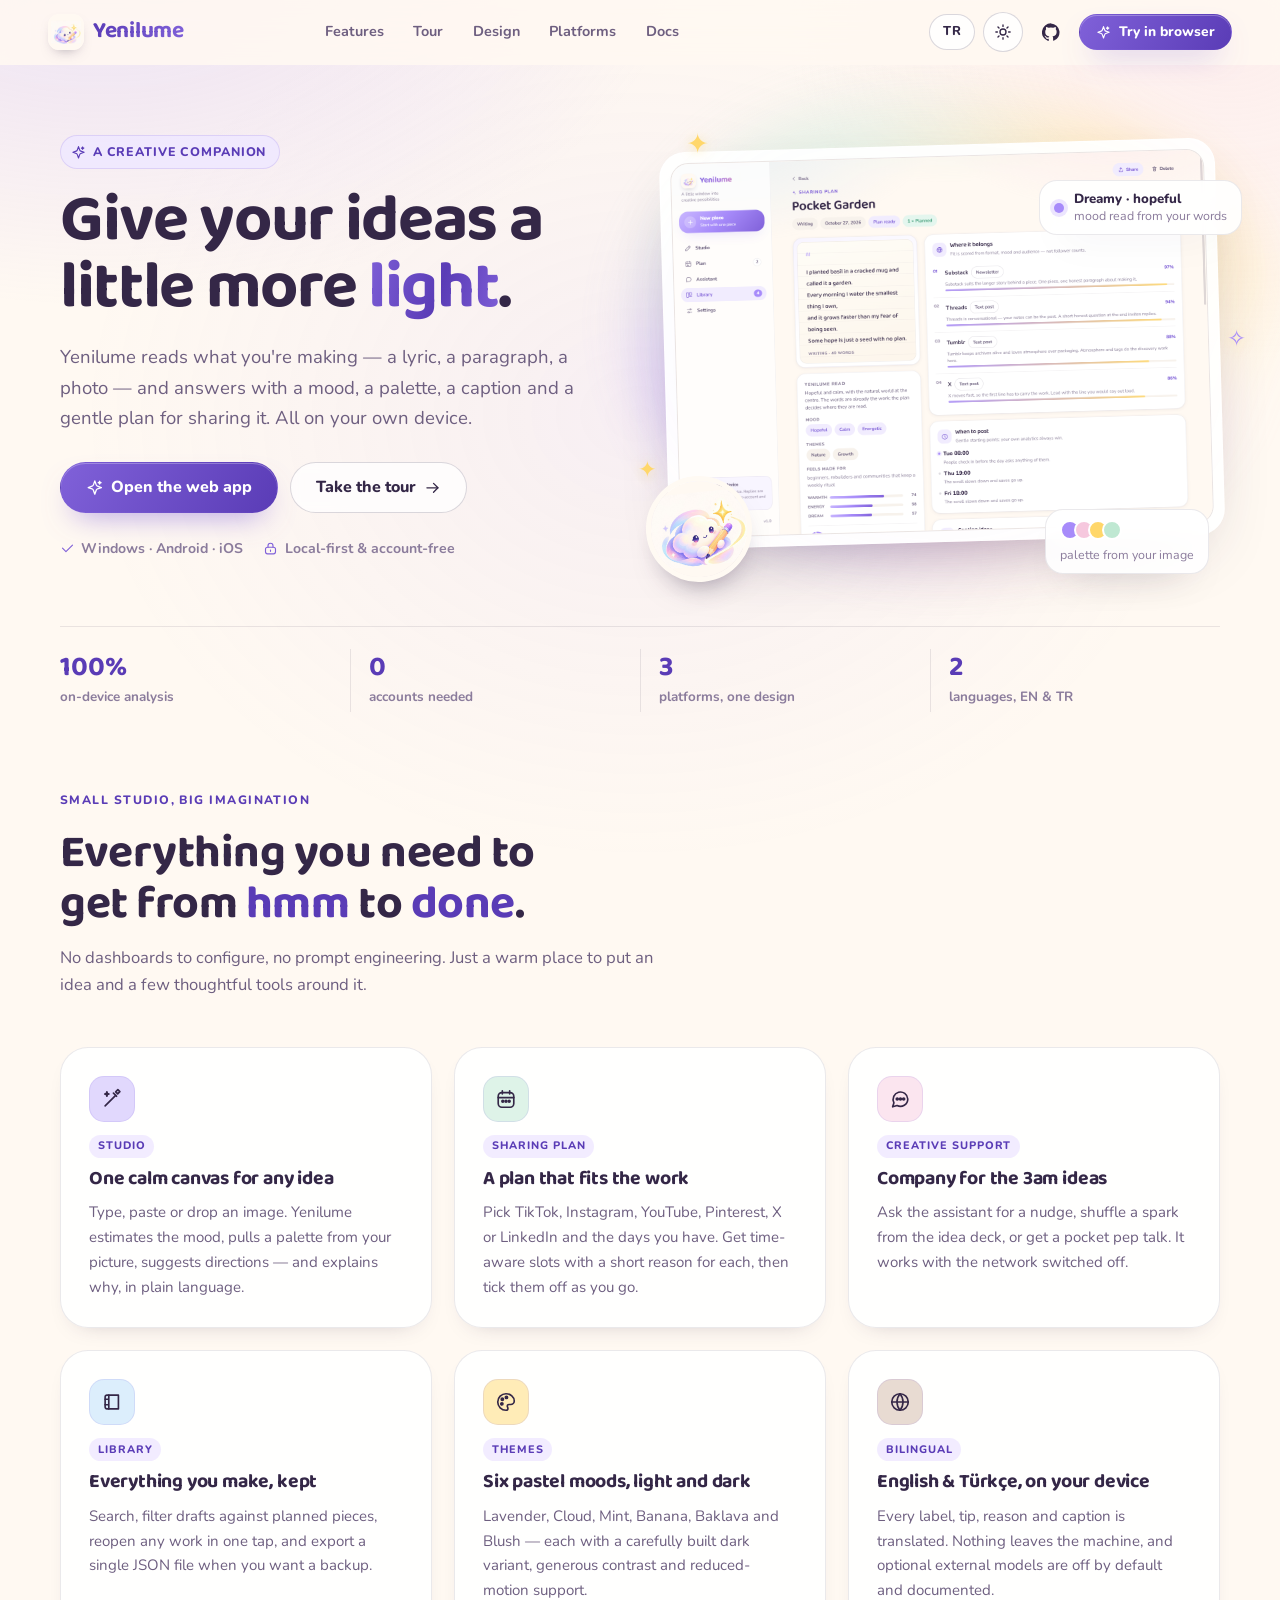
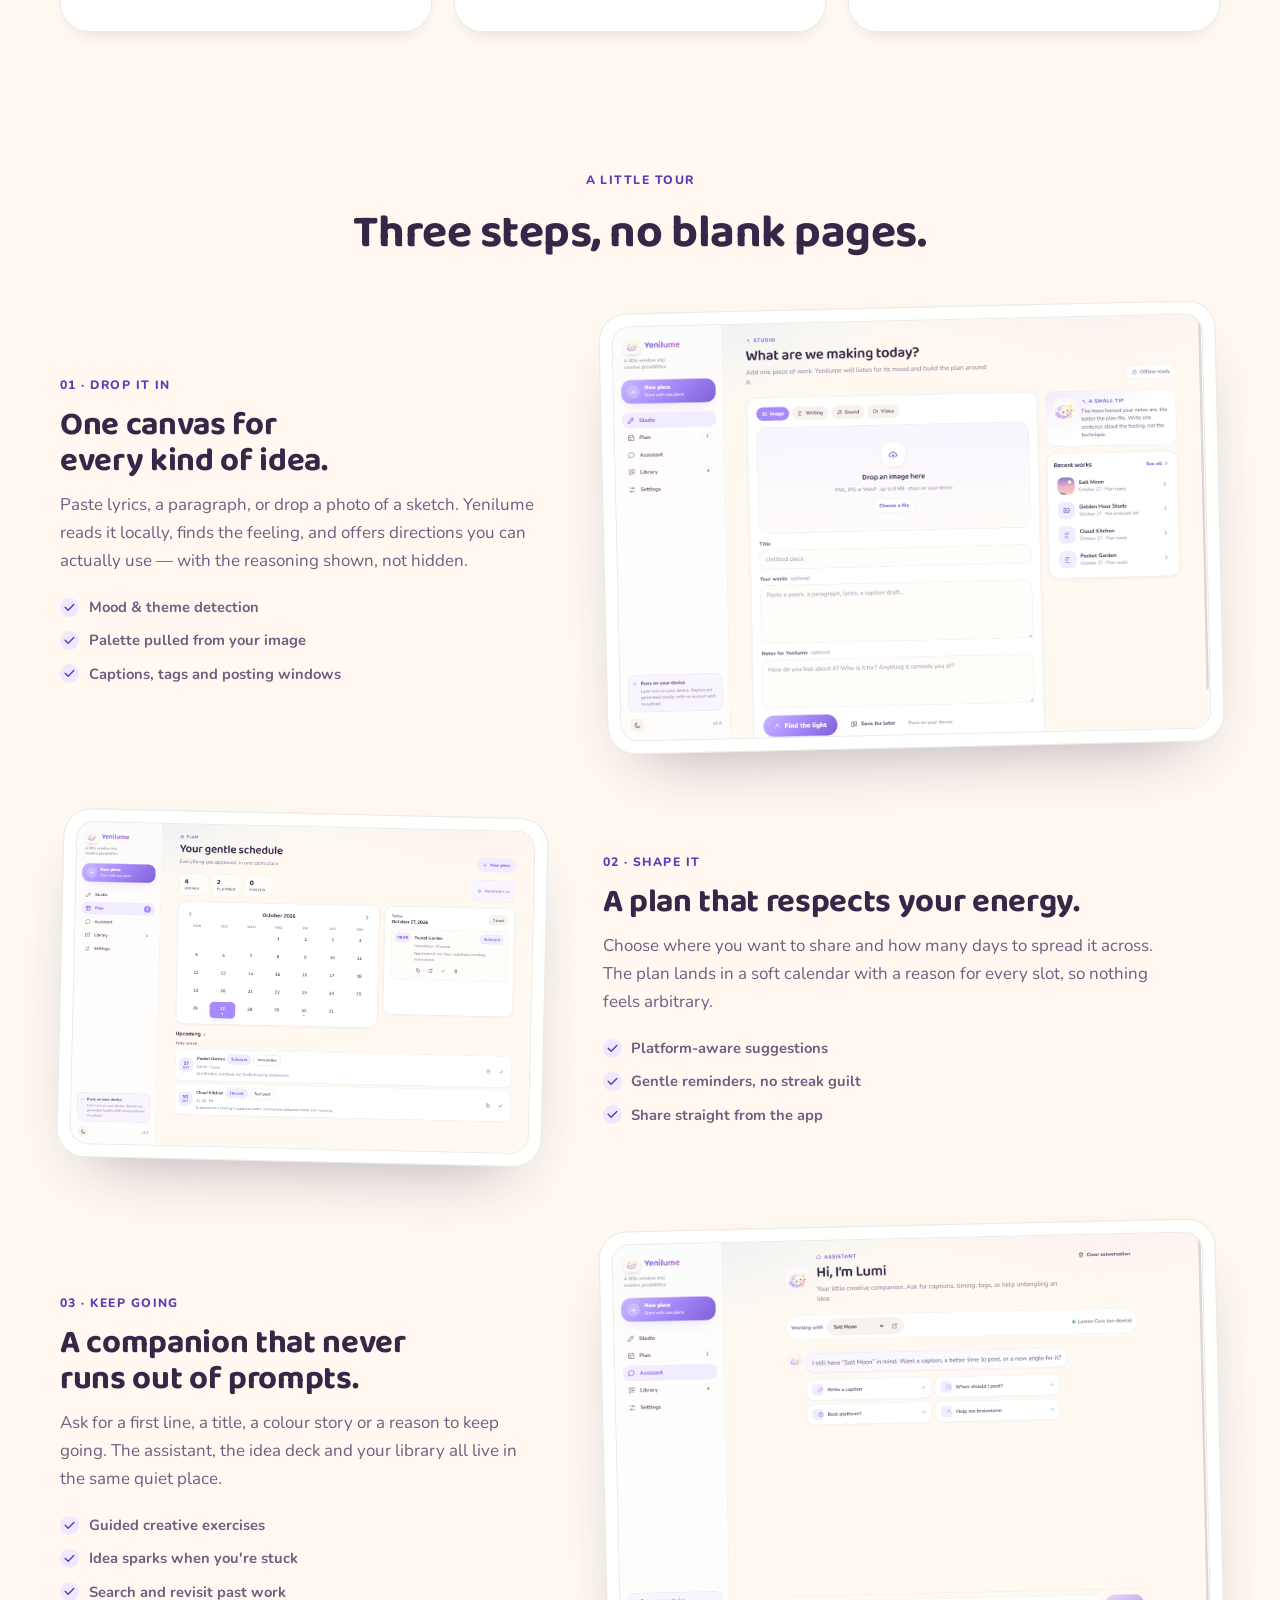
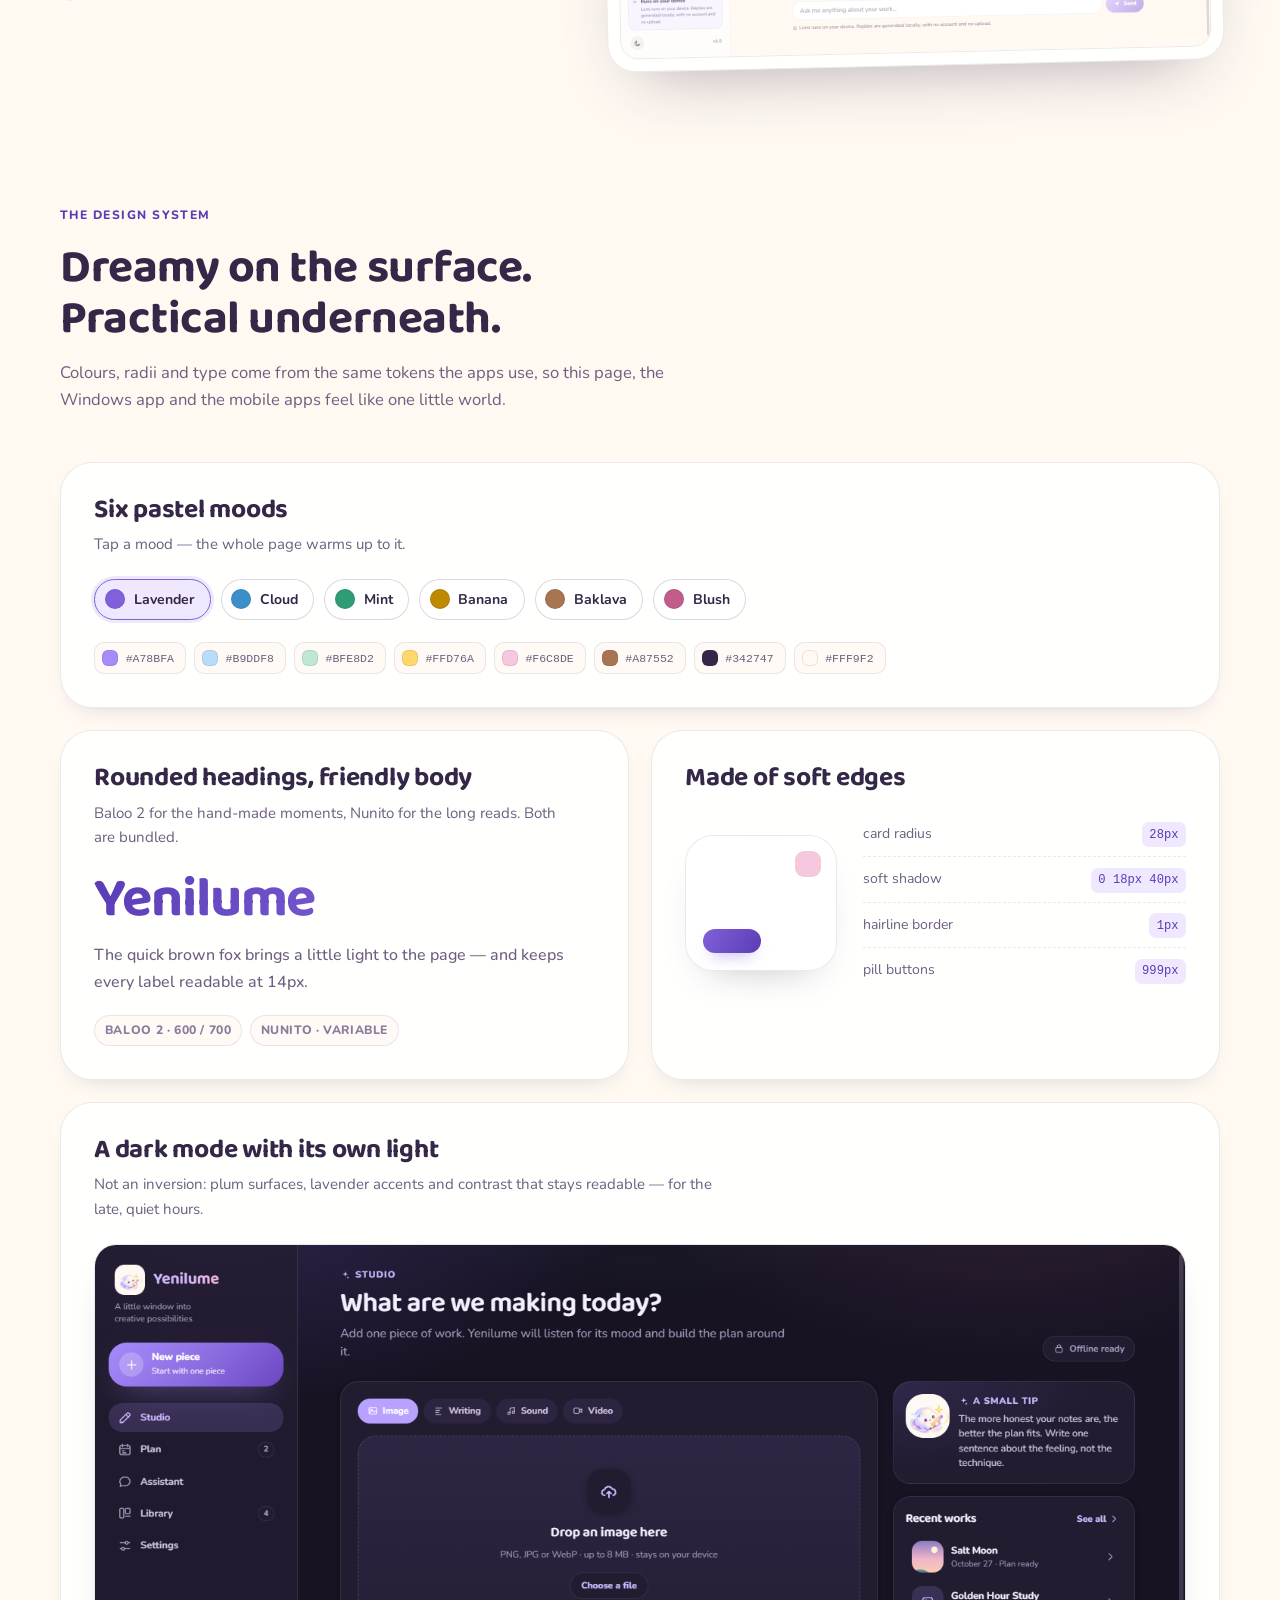
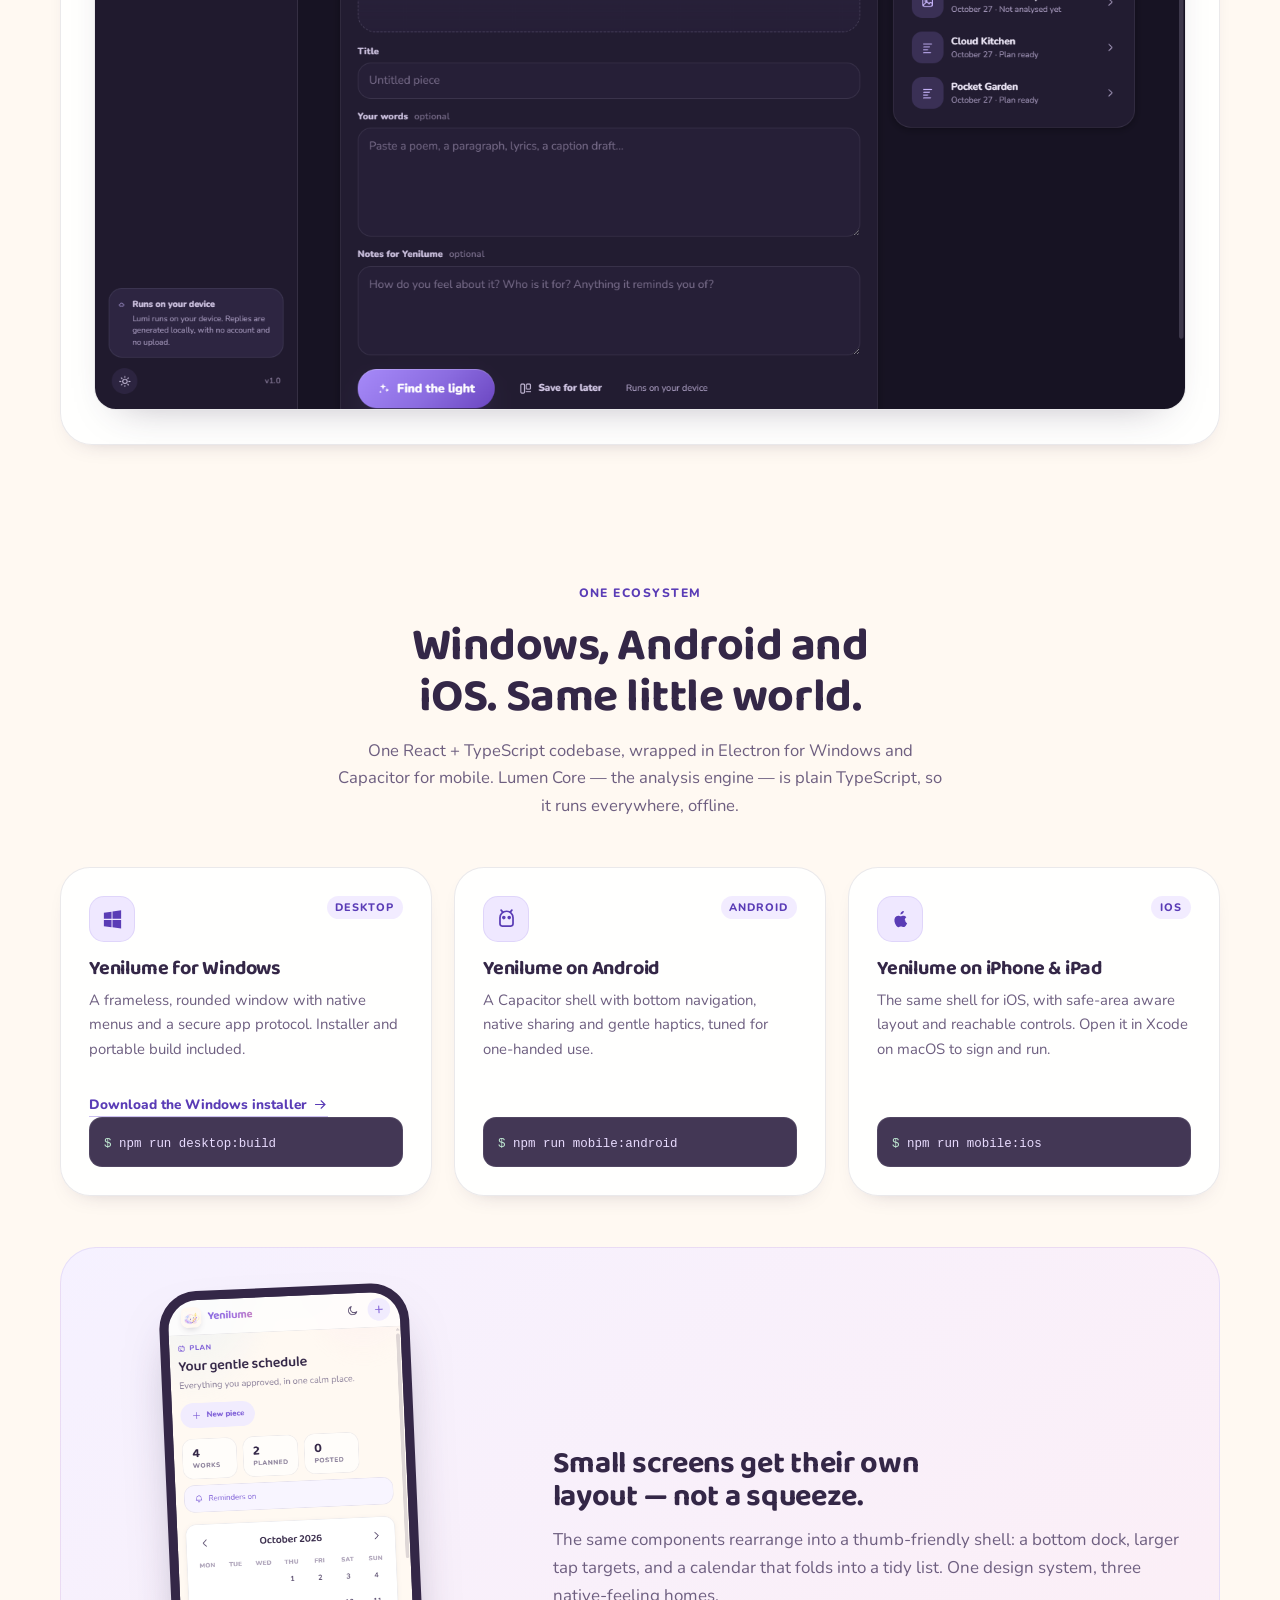
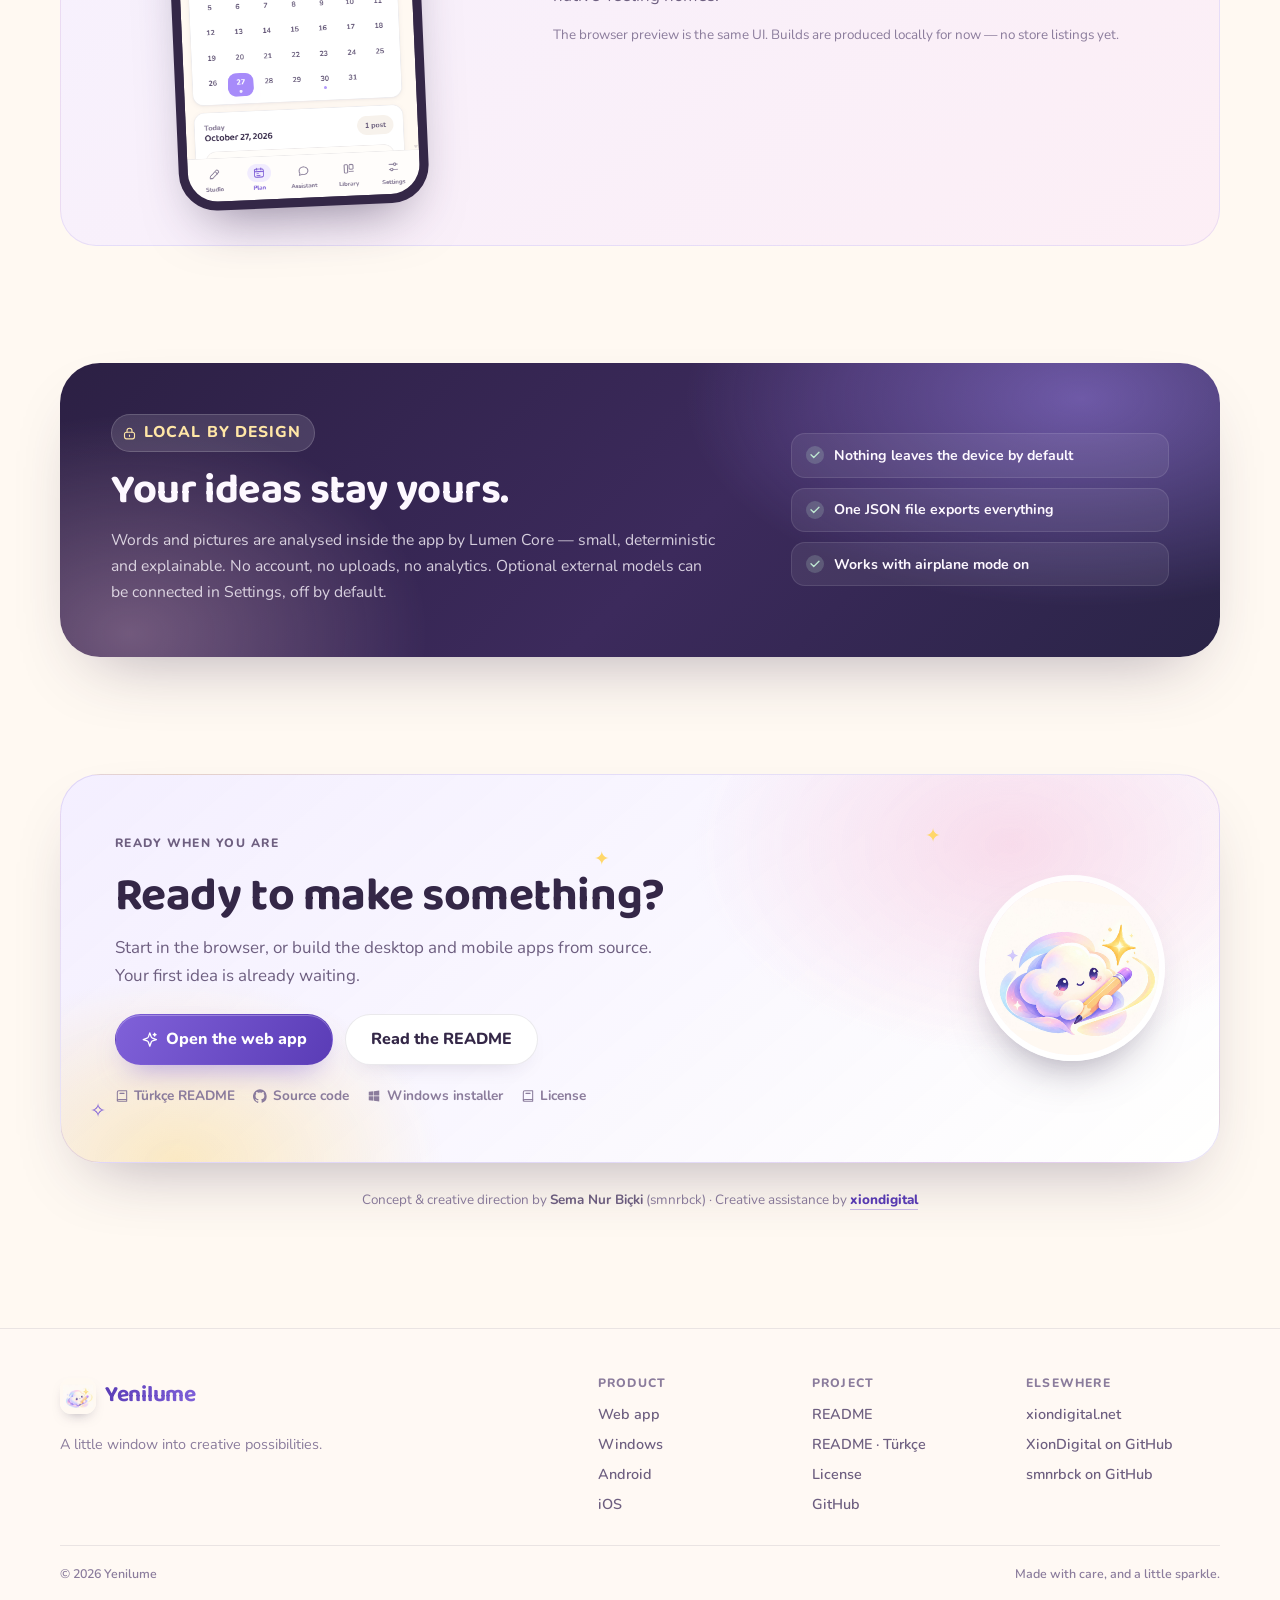
<file: yenilume/index.html>
<!doctype html>
<html lang="en" data-theme="lavender" data-mode="light">
  <head>
    <meta charset="utf-8" />
    <meta name="viewport" content="width=device-width, initial-scale=1, viewport-fit=cover" />
    <title>Yenilume — a little window into creative possibilities</title>
    <meta
      name="description"
      content="Yenilume is a calm, local-first creative companion for musicians, writers, designers and makers. Find the mood, the palette and a gentle plan — on Windows, Android and iOS."
    />
    <meta name="theme-color" content="#FFF9F2" />
    <meta name="color-scheme" content="light dark" />
    <link rel="icon" href="brand/favicon.png" sizes="any" />
    <link rel="apple-touch-icon" href="brand/apple-touch-icon.png" />
    <link rel="preload" href="assets/fonts/baloo-700.woff2" as="font" type="font/woff2" crossorigin />
    <link rel="preload" href="assets/fonts/nunito.woff2" as="font" type="font/woff2" crossorigin />
    <link rel="stylesheet" href="assets/site.css" />

    <meta property="og:type" content="website" />
    <meta property="og:title" content="Yenilume — a little window into creative possibilities" />
    <meta
      property="og:description"
      content="A calm, local-first creative companion. Mood, palette, captions and a gentle sharing plan — designed for Windows, Android and iOS."
    />
    <meta property="og:image" content="https://xiondigital.net/yenilume/screenshots/welcome.png" />
    <meta property="og:url" content="https://xiondigital.net/yenilume/" />
    <link rel="canonical" href="https://xiondigital.net/yenilume/" />
    <meta name="twitter:card" content="summary_large_image" />
  </head>
  <body>
    <a class="skip-link" href="#main" data-i18n="skip">Skip to content</a>

    <header class="nav" id="nav">
      <div class="nav__inner">
        <a class="brand" href="./" aria-label="Yenilume">
          <img class="brand__mark" src="brand/icon-192.png" alt="" width="36" height="36" />
          <span class="brand__word">Yenilume</span>
        </a>

        <nav class="nav__links" id="navLinks" aria-label="Primary" data-i18n-aria="aria.primary">
          <a href="#features" data-i18n="nav.features">Features</a>
          <a href="#tour" data-i18n="nav.tour">Tour</a>
          <a href="#design" data-i18n="nav.design">Design</a>
          <a href="#platforms" data-i18n="nav.platforms">Platforms</a>
          <a href="https://github.com/smnrbck/creative-ai-assistant#readme" target="_blank" rel="noreferrer" data-i18n="nav.docs">Docs</a>
        </nav>

        <div class="nav__actions">
          <button class="chip-btn" id="langToggle" type="button" aria-label="Switch language to Turkish">TR</button>
          <button class="round-btn" id="modeToggle" type="button" aria-label="Switch to dark theme" aria-pressed="false">
            <svg class="icon icon--sun" aria-hidden="true"><use href="#i-sun" /></svg>
            <svg class="icon icon--moon" aria-hidden="true"><use href="#i-moon" /></svg>
          </button>
          <a
            class="round-btn round-btn--ghost"
            href="https://github.com/smnrbck/creative-ai-assistant"
            target="_blank"
            rel="noreferrer"
            aria-label="View source on GitHub"
            data-i18n-aria="aria.source"
          >
            <svg class="icon" aria-hidden="true"><use href="#i-github" /></svg>
          </a>
          <a class="btn btn--primary btn--sm nav__cta" href="app/" data-app-link>
            <svg class="icon" aria-hidden="true"><use href="#i-sparkle" /></svg>
            <span data-i18n="nav.demo">Try in browser</span>
          </a>
          <button class="round-btn nav__burger" id="burger" type="button" aria-label="Open menu" aria-expanded="false" aria-controls="navLinks">
            <svg class="icon" aria-hidden="true"><use href="#i-menu" /></svg>
          </button>
        </div>
      </div>
    </header>

    <main id="main">
      <!-- Hero -->
      <section class="hero">
        <div class="shell hero__grid">
          <div class="hero__copy">
            <p class="eyebrow"><svg class="icon" aria-hidden="true"><use href="#i-sparkle" /></svg><span data-i18n="hero.eyebrow">A creative companion</span></p>
            <h1 class="hero__title" data-i18n="hero.title">Give your ideas a little more <span class="grad">light</span>.</h1>
            <p class="hero__lead" data-i18n="hero.lead">
              Yenilume reads what you're making — a lyric, a paragraph, a photo — and answers with a mood, a palette, a caption and a
              gentle plan for sharing it. All on your own device.
            </p>
            <div class="hero__cta">
              <a class="btn btn--primary btn--lg" href="app/" data-app-link>
                <svg class="icon" aria-hidden="true"><use href="#i-sparkle" /></svg>
                <span data-i18n="hero.primary">Open the web app</span>
              </a>
              <a class="btn btn--ghost btn--lg" href="#tour">
                <span data-i18n="hero.secondary">Take the tour</span>
                <svg class="icon" aria-hidden="true"><use href="#i-arrow" /></svg>
              </a>
            </div>
            <ul class="hero__meta">
              <li><svg class="icon" aria-hidden="true"><use href="#i-check" /></svg><span data-i18n="hero.meta1">Windows · Android · iOS</span></li>
              <li><svg class="icon" aria-hidden="true"><use href="#i-lock" /></svg><span data-i18n="hero.meta2">Local-first &amp; account-free</span></li>
            </ul>
          </div>

          <div class="stage" aria-hidden="false">
            <div class="stage__wash"></div>
            <figure class="stage__shot">
              <img
                src="screenshots/sharing-plan.png"
                alt="Yenilume's sharing plan screen with pastel platform cards and a suggested schedule"
                width="1440"
                height="1010"
                data-shot="sharing-plan"
                data-i18n-alt="alt.hero"
              />
            </figure>
            <img class="stage__mascot" src="brand/mascot.png" alt="" width="104" height="104" />
            <div class="stage__bubble stage__bubble--mood">
              <span class="dot dot--lav"></span>
              <div>
                <strong data-i18n="hero.bubbleMood">Dreamy · hopeful</strong>
                <span data-i18n="hero.bubbleMoodSub">mood read from your words</span>
              </div>
            </div>
            <div class="stage__bubble stage__bubble--palette">
              <div class="swatches" aria-hidden="true">
                <i style="--c: #a78bfa"></i><i style="--c: #f6c8de"></i><i style="--c: #ffd76a"></i><i style="--c: #bfe8d2"></i>
              </div>
              <span data-i18n="hero.bubblePalette">palette from your image</span>
            </div>
            <span class="spark spark--a">✦</span>
            <span class="spark spark--b">✧</span>
            <span class="spark spark--c">✦</span>
          </div>
        </div>

        <div class="shell">
          <dl class="stats">
            <div><dt>100%</dt><dd data-i18n="stats.1">on-device analysis</dd></div>
            <div><dt>0</dt><dd data-i18n="stats.2">accounts needed</dd></div>
            <div><dt>3</dt><dd data-i18n="stats.3">platforms, one design</dd></div>
            <div><dt>2</dt><dd data-i18n="stats.4">languages, EN &amp; TR</dd></div>
          </dl>
        </div>
      </section>

      <!-- Features -->
      <section class="section" id="features">
        <div class="shell">
          <header class="section__head reveal">
            <p class="eyebrow eyebrow--plain" data-i18n="features.eyebrow">Small studio, big imagination</p>
            <h2 data-i18n="features.title">Everything you need to get from <em>hmm</em> to <em>done</em>.</h2>
            <p class="section__lead" data-i18n="features.lead">
              No dashboards to configure, no prompt engineering. Just a warm place to put an idea and a few thoughtful tools around it.
            </p>
          </header>

          <div class="cards">
            <article class="card reveal">
              <span class="card__icon card__icon--lav"><svg class="icon" aria-hidden="true"><use href="#i-wand" /></svg></span>
              <span class="tag" data-i18n="f1.tag">Studio</span>
              <h3 data-i18n="f1.title">One calm canvas for any idea</h3>
              <p data-i18n="f1.body">
                Type, paste or drop an image. Yenilume estimates the mood, pulls a palette from your picture, suggests directions — and
                explains why, in plain language.
              </p>
            </article>

            <article class="card reveal">
              <span class="card__icon card__icon--mint"><svg class="icon" aria-hidden="true"><use href="#i-calendar" /></svg></span>
              <span class="tag" data-i18n="f2.tag">Sharing plan</span>
              <h3 data-i18n="f2.title">A plan that fits the work</h3>
              <p data-i18n="f2.body">
                Pick TikTok, Instagram, YouTube, Pinterest, X or LinkedIn and the days you have. Get time-aware slots with a short reason
                for each, then tick them off as you go.
              </p>
            </article>

            <article class="card reveal">
              <span class="card__icon card__icon--blush"><svg class="icon" aria-hidden="true"><use href="#i-chat" /></svg></span>
              <span class="tag" data-i18n="f3.tag">Creative support</span>
              <h3 data-i18n="f3.title">Company for the 3am ideas</h3>
              <p data-i18n="f3.body">
                Ask the assistant for a nudge, shuffle a spark from the idea deck, or get a pocket pep talk. It works with the network
                switched off.
              </p>
            </article>

            <article class="card reveal">
              <span class="card__icon card__icon--cloud"><svg class="icon" aria-hidden="true"><use href="#i-library" /></svg></span>
              <span class="tag" data-i18n="f4.tag">Library</span>
              <h3 data-i18n="f4.title">Everything you make, kept</h3>
              <p data-i18n="f4.body">
                Search, filter drafts against planned pieces, reopen any work in one tap, and export a single JSON file when you want a
                backup.
              </p>
            </article>

            <article class="card reveal">
              <span class="card__icon card__icon--banana"><svg class="icon" aria-hidden="true"><use href="#i-palette" /></svg></span>
              <span class="tag" data-i18n="f5.tag">Themes</span>
              <h3 data-i18n="f5.title">Six pastel moods, light and dark</h3>
              <p data-i18n="f5.body">
                Lavender, Cloud, Mint, Banana, Baklava and Blush — each with a carefully built dark variant, generous contrast and
                reduced-motion support.
              </p>
            </article>

            <article class="card reveal">
              <span class="card__icon card__icon--baklava"><svg class="icon" aria-hidden="true"><use href="#i-globe" /></svg></span>
              <span class="tag" data-i18n="f6.tag">Bilingual</span>
              <h3 data-i18n="f6.title">English &amp; Türkçe, on your device</h3>
              <p data-i18n="f6.body">
                Every label, tip, reason and caption is translated. Nothing leaves the machine, and optional external models are off by
                default and documented.
              </p>
            </article>
          </div>
        </div>
      </section>

      <!-- Tour -->
      <section class="section section--tour" id="tour">
        <div class="shell">
          <header class="section__head section__head--center reveal">
            <p class="eyebrow eyebrow--plain" data-i18n="tour.eyebrow">A little tour</p>
            <h2 data-i18n="tour.title">Three steps, no blank pages.</h2>
          </header>

          <div class="tour">
            <article class="tour__row reveal">
              <div class="tour__copy">
                <span class="tour__num" data-i18n="tour1.tag">01 · Drop it in</span>
                <h3 data-i18n="tour1.title">One canvas for every kind of idea.</h3>
                <p data-i18n="tour1.body">
                  Paste lyrics, a paragraph, or drop a photo of a sketch. Yenilume reads it locally, finds the feeling, and offers
                  directions you can actually use — with the reasoning shown, not hidden.
                </p>
                <ul class="ticks">
                  <li><svg class="icon" aria-hidden="true"><use href="#i-check" /></svg><span data-i18n="tour1.t1">Mood &amp; theme detection</span></li>
                  <li><svg class="icon" aria-hidden="true"><use href="#i-check" /></svg><span data-i18n="tour1.t2">Palette pulled from your image</span></li>
                  <li><svg class="icon" aria-hidden="true"><use href="#i-check" /></svg><span data-i18n="tour1.t3">Captions, tags and posting windows</span></li>
                </ul>
              </div>
              <figure class="tour__frame">
                <img src="screenshots/studio.png" alt="The Yenilume studio with a text idea, detected mood and generated analysis" width="1440" height="1010" loading="lazy" data-shot="studio" data-i18n-alt="alt.studio" />
              </figure>
            </article>

            <article class="tour__row tour__row--flip reveal">
              <div class="tour__copy">
                <span class="tour__num" data-i18n="tour2.tag">02 · Shape it</span>
                <h3 data-i18n="tour2.title">A plan that respects your energy.</h3>
                <p data-i18n="tour2.body">
                  Choose where you want to share and how many days to spread it across. The plan lands in a soft calendar with a reason
                  for every slot, so nothing feels arbitrary.
                </p>
                <ul class="ticks">
                  <li><svg class="icon" aria-hidden="true"><use href="#i-check" /></svg><span data-i18n="tour2.t1">Platform-aware suggestions</span></li>
                  <li><svg class="icon" aria-hidden="true"><use href="#i-check" /></svg><span data-i18n="tour2.t2">Gentle reminders, no streak guilt</span></li>
                  <li><svg class="icon" aria-hidden="true"><use href="#i-check" /></svg><span data-i18n="tour2.t3">Share straight from the app</span></li>
                </ul>
              </div>
              <figure class="tour__frame">
                <img src="screenshots/plan.png" alt="The sharing plan calendar with pastel platform cards and scheduled ideas" width="1440" height="1010" loading="lazy" data-shot="plan" data-i18n-alt="alt.plan" />
              </figure>
            </article>

            <article class="tour__row reveal">
              <div class="tour__copy">
                <span class="tour__num" data-i18n="tour3.tag">03 · Keep going</span>
                <h3 data-i18n="tour3.title">A companion that never runs out of prompts.</h3>
                <p data-i18n="tour3.body">
                  Ask for a first line, a title, a colour story or a reason to keep going. The assistant, the idea deck and your library
                  all live in the same quiet place.
                </p>
                <ul class="ticks">
                  <li><svg class="icon" aria-hidden="true"><use href="#i-check" /></svg><span data-i18n="tour3.t1">Guided creative exercises</span></li>
                  <li><svg class="icon" aria-hidden="true"><use href="#i-check" /></svg><span data-i18n="tour3.t2">Idea sparks when you're stuck</span></li>
                  <li><svg class="icon" aria-hidden="true"><use href="#i-check" /></svg><span data-i18n="tour3.t3">Search and revisit past work</span></li>
                </ul>
              </div>
              <figure class="tour__frame">
                <img src="screenshots/assistant.png" alt="The Yenilume assistant with a friendly mascot, prompt suggestions and a reply" width="1440" height="1010" loading="lazy" data-shot="assistant" data-i18n-alt="alt.assistant" />
              </figure>
            </article>
          </div>
        </div>
      </section>

      <!-- Design system -->
      <section class="section section--design" id="design">
        <div class="shell">
          <header class="section__head reveal">
            <p class="eyebrow eyebrow--plain" data-i18n="design.eyebrow">The design system</p>
            <h2 data-i18n="design.title">Dreamy on the surface. Practical underneath.</h2>
            <p class="section__lead" data-i18n="design.lead">
              Colours, radii and type come from the same tokens the apps use, so this page, the Windows app and the mobile apps feel like
              one little world.
            </p>
          </header>

          <div class="design__grid">
            <article class="panel panel--palette reveal">
              <div class="panel__head">
                <h3 data-i18n="design.paletteTitle">Six pastel moods</h3>
                <p data-i18n="design.paletteNote">Tap a mood — the whole page warms up to it.</p>
              </div>
              <div class="swatch-row" role="group" aria-label="Accent theme" data-i18n-aria="aria.accent">
                <button class="swatch" type="button" data-accent="lavender" style="--c: #8061d9" aria-pressed="true"><span data-i18n="c.lavender">Lavender</span></button>
                <button class="swatch" type="button" data-accent="cloud" style="--c: #3d8fc9" aria-pressed="false"><span data-i18n="c.cloud">Cloud</span></button>
                <button class="swatch" type="button" data-accent="mint" style="--c: #2e9c74" aria-pressed="false"><span data-i18n="c.mint">Mint</span></button>
                <button class="swatch" type="button" data-accent="banana" style="--c: #c08a00" aria-pressed="false"><span data-i18n="c.banana">Banana</span></button>
                <button class="swatch" type="button" data-accent="baklava" style="--c: #a87552" aria-pressed="false"><span data-i18n="c.baklava">Baklava</span></button>
                <button class="swatch" type="button" data-accent="blush" style="--c: #c25c8b" aria-pressed="false"><span data-i18n="c.blush">Blush</span></button>
              </div>
              <div class="chips" aria-hidden="true">
                <span class="pill" style="--c: #a78bfa">#A78BFA</span>
                <span class="pill" style="--c: #b9ddf8">#B9DDF8</span>
                <span class="pill" style="--c: #bfe8d2">#BFE8D2</span>
                <span class="pill" style="--c: #ffd76a">#FFD76A</span>
                <span class="pill" style="--c: #f6c8de">#F6C8DE</span>
                <span class="pill" style="--c: #a87552">#A87552</span>
                <span class="pill" style="--c: #342747">#342747</span>
                <span class="pill" style="--c: #fff9f2">#FFF9F2</span>
              </div>
            </article>

            <article class="panel panel--type reveal">
              <div class="panel__head">
                <h3 data-i18n="design.typeTitle">Rounded headings, friendly body</h3>
                <p data-i18n="design.typeNote">Baloo 2 for the hand-made moments, Nunito for the long reads. Both are bundled.</p>
              </div>
              <p class="specimen">Yenilume</p>
              <p class="specimen specimen--body" data-i18n="design.specimen">
                The quick brown fox brings a little light to the page — and keeps every label readable at 14px.
              </p>
              <div class="type-meta">
                <span>Baloo 2 · 600 / 700</span>
                <span>Nunito · variable</span>
              </div>
            </article>

            <article class="panel panel--tokens reveal">
              <div class="panel__head">
                <h3 data-i18n="design.tokensTitle">Made of soft edges</h3>
              </div>
              <div class="token-demo">
                <div class="token-demo__sample">
                  <span class="token-demo__card"></span>
                  <span class="token-demo__btn"></span>
                  <span class="token-demo__chip"></span>
                </div>
                <ul class="token-list">
                  <li><span data-i18n="design.token1">card radius</span><code>28px</code></li>
                  <li><span data-i18n="design.token2">soft shadow</span><code>0 18px 40px</code></li>
                  <li><span data-i18n="design.token3">hairline border</span><code>1px</code></li>
                  <li><span data-i18n="design.token4">pill buttons</span><code>999px</code></li>
                </ul>
              </div>
            </article>

            <article class="panel panel--dark reveal">
              <div class="panel__head">
                <h3 data-i18n="design.darkTitle">A dark mode with its own light</h3>
                <p data-i18n="design.darkNote">
                  Not an inversion: plum surfaces, lavender accents and contrast that stays readable — for the late, quiet hours.
                </p>
              </div>
              <figure class="dark-frame">
                <img src="screenshots/studio-dark.png" alt="The Yenilume studio in dark mode with a plum background and lavender accents" width="1440" height="1010" loading="lazy" data-shot="studio-dark" data-i18n-alt="alt.dark" />
              </figure>
            </article>
          </div>
        </div>
      </section>

      <!-- Platforms -->
      <section class="section" id="platforms">
        <div class="shell">
          <header class="section__head section__head--center reveal">
            <p class="eyebrow eyebrow--plain" data-i18n="platforms.eyebrow">One ecosystem</p>
            <h2 data-i18n="platforms.title">Windows, Android and iOS. Same little world.</h2>
            <p class="section__lead" data-i18n="platforms.lead">
              One React + TypeScript codebase, wrapped in Electron for Windows and Capacitor for mobile. Lumen Core — the analysis engine —
              is plain TypeScript, so it runs everywhere, offline.
            </p>
          </header>

          <div class="platforms">
            <article class="platform reveal">
              <div class="platform__top">
                <span class="platform__icon"><svg class="icon" aria-hidden="true"><use href="#i-windows" /></svg></span>
                <span class="tag" data-i18n="p.win.tag">Desktop</span>
              </div>
              <h3 data-i18n="p.win.title">Yenilume for Windows</h3>
              <p data-i18n="p.win.body">
                A frameless, rounded window with native menus and a secure app protocol. Installer and portable build included.
              </p>
              <a class="platform__download" href="https://github.com/smnrbck/creative-ai-assistant/releases/latest" target="_blank" rel="noreferrer">
                <span data-i18n="p.win.download">Download the Windows installer</span>
                <svg class="icon" aria-hidden="true"><use href="#i-arrow" /></svg>
              </a>
              <div class="cmd"><code>npm run desktop:build</code></div>
            </article>

            <article class="platform reveal">
              <div class="platform__top">
                <span class="platform__icon"><svg class="icon" aria-hidden="true"><use href="#i-android" /></svg></span>
                <span class="tag" data-i18n="p.android.tag">Android</span>
              </div>
              <h3 data-i18n="p.android.title">Yenilume on Android</h3>
              <p data-i18n="p.android.body">
                A Capacitor shell with bottom navigation, native sharing and gentle haptics, tuned for one-handed use.
              </p>
              <div class="cmd"><code>npm run mobile:android</code></div>
            </article>

            <article class="platform reveal">
              <div class="platform__top">
                <span class="platform__icon"><svg class="icon" aria-hidden="true"><use href="#i-apple" /></svg></span>
                <span class="tag" data-i18n="p.ios.tag">iOS</span>
              </div>
              <h3 data-i18n="p.ios.title">Yenilume on iPhone &amp; iPad</h3>
              <p data-i18n="p.ios.body">
                The same shell for iOS, with safe-area aware layout and reachable controls. Open it in Xcode on macOS to sign and run.
              </p>
              <div class="cmd"><code>npm run mobile:ios</code></div>
            </article>
          </div>

          <div class="mobile-showcase reveal">
            <figure class="phone">
              <img src="screenshots/mobile-plan.png" alt="Yenilume on a phone: bottom navigation and a compact calendar" width="420" height="860" loading="lazy" data-shot="mobile-plan" data-i18n-alt="alt.phone" />
            </figure>
            <div class="mobile-showcase__copy">
              <h3 data-i18n="platforms.mobileTitle">Small screens get their own layout — not a squeeze.</h3>
              <p data-i18n="platforms.mobileBody">
                The same components rearrange into a thumb-friendly shell: a bottom dock, larger tap targets, and a calendar that folds
                into a tidy list. One design system, three native-feeling homes.
              </p>
              <p class="note" data-i18n="platforms.note">
                The browser preview is the same UI. Builds are produced locally for now — no store listings yet.
              </p>
            </div>
          </div>
        </div>
      </section>

      <!-- Privacy -->
      <section class="section section--privacy">
        <div class="shell">
          <div class="privacy reveal">
            <div class="privacy__copy">
              <p class="eyebrow eyebrow--onDark"><svg class="icon" aria-hidden="true"><use href="#i-lock" /></svg><span data-i18n="privacy.eyebrow">Local by design</span></p>
              <h2 data-i18n="privacy.title">Your ideas stay yours.</h2>
              <p data-i18n="privacy.body">
                Words and pictures are analysed inside the app by Lumen Core — small, deterministic and explainable. No account, no
                uploads, no analytics. Optional external models can be connected in Settings, off by default.
              </p>
            </div>
            <ul class="privacy__points">
              <li><svg class="icon" aria-hidden="true"><use href="#i-check" /></svg><span data-i18n="privacy.p1">Nothing leaves the device by default</span></li>
              <li><svg class="icon" aria-hidden="true"><use href="#i-check" /></svg><span data-i18n="privacy.p2">One JSON file exports everything</span></li>
              <li><svg class="icon" aria-hidden="true"><use href="#i-check" /></svg><span data-i18n="privacy.p3">Works with airplane mode on</span></li>
            </ul>
          </div>
        </div>
      </section>

      <!-- Docs / CTA -->
      <section class="section" id="docs">
        <div class="shell">
          <div class="cta reveal">
            <div class="cta__sparks" aria-hidden="true"><span>✦</span><span>✧</span><span>✦</span></div>
            <div class="cta__copy">
              <p class="eyebrow eyebrow--plain" data-i18n="cta.eyebrow">Ready when you are</p>
              <h2 data-i18n="cta.title">Ready to make something?</h2>
              <p data-i18n="cta.body">
                Start in the browser, or build the desktop and mobile apps from source. Your first idea is already waiting.
              </p>
              <div class="cta__actions">
                <a class="btn btn--primary btn--lg" href="app/" data-app-link>
                  <svg class="icon" aria-hidden="true"><use href="#i-sparkle" /></svg>
                  <span data-i18n="cta.primary">Open the web app</span>
                </a>
                <a class="btn btn--paper btn--lg" href="https://github.com/smnrbck/creative-ai-assistant#readme" target="_blank" rel="noreferrer" data-i18n="cta.secondary">Read the README</a>
              </div>
              <div class="cta__links">
                <a href="https://github.com/smnrbck/creative-ai-assistant/blob/main/README.tr.md" target="_blank" rel="noreferrer">
                  <svg class="icon" aria-hidden="true"><use href="#i-book" /></svg><span>Türkçe README</span>
                </a>
                <a href="https://github.com/smnrbck/creative-ai-assistant" target="_blank" rel="noreferrer">
                  <svg class="icon" aria-hidden="true"><use href="#i-github" /></svg><span data-i18n="cta.source">Source code</span>
                </a>
                <a href="https://github.com/smnrbck/creative-ai-assistant/releases/latest" target="_blank" rel="noreferrer">
                  <svg class="icon" aria-hidden="true"><use href="#i-windows" /></svg><span data-i18n="cta.download">Windows installer</span>
                </a>
                <a href="https://github.com/smnrbck/creative-ai-assistant/blob/main/LICENSE" target="_blank" rel="noreferrer">
                  <svg class="icon" aria-hidden="true"><use href="#i-book" /></svg><span data-i18n="cta.license">License</span>
                </a>
              </div>
            </div>
            <img class="cta__mascot" src="brand/mascot.png" alt="" width="190" height="190" loading="lazy" />
          </div>

          <p class="credits" data-i18n="credits">
            Concept &amp; creative direction by <strong>Sema Nur Biçki</strong> (smnrbck) · Creative assistance by
            <a href="https://xiondigital.net" target="_blank" rel="noreferrer">xiondigital</a>
          </p>
        </div>
      </section>
    </main>

    <footer class="footer">
      <div class="shell footer__inner">
        <div class="footer__brand">
          <a class="brand" href="./" aria-label="Yenilume">
            <img class="brand__mark" src="brand/icon-192.png" alt="" width="34" height="34" />
            <span class="brand__word">Yenilume</span>
          </a>
          <p data-i18n="footer.tag">A little window into creative possibilities.</p>
        </div>
        <div class="footer__cols">
          <div>
            <h4 data-i18n="footer.product">Product</h4>
            <a href="app/" data-app-link data-i18n="footer.web">Web app</a>
            <a href="#platforms" data-i18n="footer.windows">Windows</a>
            <a href="#platforms" data-i18n="footer.android">Android</a>
            <a href="#platforms" data-i18n="footer.ios">iOS</a>
          </div>
          <div>
            <h4 data-i18n="footer.project">Project</h4>
            <a href="https://github.com/smnrbck/creative-ai-assistant#readme" target="_blank" rel="noreferrer">README</a>
            <a href="https://github.com/smnrbck/creative-ai-assistant/blob/main/README.tr.md" target="_blank" rel="noreferrer">README · Türkçe</a>
            <a href="https://github.com/smnrbck/creative-ai-assistant/blob/main/LICENSE" target="_blank" rel="noreferrer" data-i18n="footer.license">License</a>
            <a href="https://github.com/smnrbck/creative-ai-assistant" target="_blank" rel="noreferrer">GitHub</a>
          </div>
          <div>
            <h4 data-i18n="footer.elsewhere">Elsewhere</h4>
            <a href="https://xiondigital.net" target="_blank" rel="noreferrer">xiondigital.net</a>
            <a href="https://github.com/XiONDiGiTaL" target="_blank" rel="noreferrer">XionDigital on GitHub</a>
            <a href="https://github.com/smnrbck" target="_blank" rel="noreferrer">smnrbck on GitHub</a>
          </div>
        </div>
      </div>
      <div class="shell footer__base">
        <span>© <span id="year">2026</span> Yenilume</span>
        <span data-i18n="footer.build">Made with care, and a little sparkle.</span>
      </div>
    </footer>

    <svg class="sprite" width="0" height="0" aria-hidden="true" focusable="false">
      <defs>
        <symbol id="i-sparkle" viewBox="0 0 24 24">
          <path d="M12 2.6l1.9 5.4a3 3 0 0 0 1.8 1.8L21 11.7l-5.3 1.9a3 3 0 0 0-1.8 1.8L12 20.7l-1.9-5.3a3 3 0 0 0-1.8-1.8L3 11.7l5.3-1.9a3 3 0 0 0 1.8-1.8Z" />
          <path d="M18.6 3.1l.5 1.4 1.4.5-1.4.5-.5 1.4-.5-1.4-1.4-.5 1.4-.5Z" />
        </symbol>
        <symbol id="i-arrow" viewBox="0 0 24 24"><path d="M4 12h15" /><path d="M13 6l6 6-6 6" /></symbol>
        <symbol id="i-check" viewBox="0 0 24 24"><path d="M20 6.5 9.5 17 4 11.5" /></symbol>
        <symbol id="i-lock" viewBox="0 0 24 24">
          <rect x="4" y="10" width="16" height="10.5" rx="3.2" />
          <path d="M8 10V7.6a4 4 0 0 1 8 0V10" />
          <path d="M12 14.5v2" />
        </symbol>
        <symbol id="i-sun" viewBox="0 0 24 24">
          <circle cx="12" cy="12" r="4" />
          <path d="M12 2.5v2M12 19.5v2M2.5 12h2M19.5 12h2M5.3 5.3l1.4 1.4M17.3 17.3l1.4 1.4M18.7 5.3l-1.4 1.4M6.7 17.3l-1.4 1.4" />
        </symbol>
        <symbol id="i-moon" viewBox="0 0 24 24"><path d="M20.6 14.6A8.6 8.6 0 0 1 9.4 3.4a8.6 8.6 0 1 0 11.2 11.2Z" /></symbol>
        <symbol id="i-menu" viewBox="0 0 24 24"><path d="M4 7h16M4 12h16M4 17h16" /></symbol>
        <symbol id="i-github" viewBox="0 0 24 24">
          <path style="fill: currentColor; stroke: none" d="M12 .5a12 12 0 0 0-3.8 23.4c.6.1.8-.3.8-.6v-2.2c-3.3.7-4-1.6-4-1.6-.5-1.4-1.3-1.8-1.3-1.8-1.1-.7.1-.7.1-.7 1.2.1 1.8 1.2 1.8 1.2 1 1.8 2.8 1.3 3.4 1 .1-.8.4-1.3.8-1.6-2.7-.3-5.5-1.3-5.5-6 0-1.3.5-2.4 1.2-3.2-.1-.3-.5-1.5.1-3.2 0 0 1-.3 3.3 1.2a11.5 11.5 0 0 1 6 0c2.3-1.5 3.3-1.2 3.3-1.2.6 1.7.2 2.9.1 3.2.8.8 1.2 1.9 1.2 3.2 0 4.7-2.8 5.7-5.5 6 .4.4.8 1.1.8 2.2v3.3c0 .3.2.7.8.6A12 12 0 0 0 12 .5Z" />
        </symbol>
        <symbol id="i-wand" viewBox="0 0 24 24">
          <path d="M4.5 19.5 16 8" />
          <path d="m13.6 5.6 3.4 3.4" />
          <path d="M16 4.2 18.2 6.4 20.6 4 18.4 1.8Z" />
          <path d="M6.4 4.2 7 5.9l1.7.6-1.7.6L6.4 9l-.6-1.9L4.1 6.5 5.8 6Z" />
        </symbol>
        <symbol id="i-calendar" viewBox="0 0 24 24">
          <rect x="3.5" y="5" width="17" height="16" rx="4" />
          <path d="M8 3v3.5M16 3v3.5M3.5 10.5h17" />
          <circle cx="8.5" cy="14.5" r="1" style="fill: currentColor" />
          <circle cx="12" cy="14.5" r="1" style="fill: currentColor" />
          <circle cx="15.5" cy="14.5" r="1" style="fill: currentColor" />
        </symbol>
        <symbol id="i-chat" viewBox="0 0 24 24">
          <path d="M20.5 12a8 8 0 0 1-11.7 7.1L4 20.5l1.4-4.4A8 8 0 1 1 20.5 12Z" />
          <circle cx="9" cy="12" r="1.1" style="fill: currentColor" />
          <circle cx="12.5" cy="12" r="1.1" style="fill: currentColor" />
          <circle cx="16" cy="12" r="1.1" style="fill: currentColor" />
        </symbol>
        <symbol id="i-library" viewBox="0 0 24 24">
          <path d="M4.5 6.5A2 2 0 0 1 6.5 4.5H19v15H6.5a2 2 0 0 1-2-2Z" />
          <path d="M8.5 4.5v15M4.5 9h4M4.5 15h4" />
        </symbol>
        <symbol id="i-palette" viewBox="0 0 24 24">
          <path d="M12 3a9 9 0 0 0 0 18c1.4 0 2.1-1 2.1-2s-.7-1.7-.7-2.5c0-1 .8-1.8 1.8-1.8h1.9a3.9 3.9 0 0 0 3.9-3.9C21 6.6 16.9 3 12 3Z" />
          <circle cx="8" cy="9" r="1.2" style="fill: currentColor" />
          <circle cx="12.5" cy="7" r="1.2" style="fill: currentColor" />
          <circle cx="7.5" cy="14" r="1.2" style="fill: currentColor" />
        </symbol>
        <symbol id="i-globe" viewBox="0 0 24 24">
          <circle cx="12" cy="12" r="9" />
          <path d="M3.2 12h17.6" />
          <path d="M12 3a14 14 0 0 1 0 18 14 14 0 0 1 0-18Z" />
        </symbol>
        <symbol id="i-windows" viewBox="0 0 24 24">
          <path style="fill: currentColor; stroke: none" d="M3 4.9 11 3.8v7.4H3Zm9-1.2 9-1.3v8.8h-9ZM3 12.6h8v7.5L3 19.1Zm9 0h9v8.7l-9-1.3Z" />
        </symbol>
        <symbol id="i-android" viewBox="0 0 24 24">
          <path d="M5.2 10.2a6.8 6.8 0 0 1 13.6 0v6.3a2.3 2.3 0 0 1-2.3 2.3H7.5a2.3 2.3 0 0 1-2.3-2.3Z" />
          <path d="m8 4.2-1.6-2M16 4.2l1.6-2" />
          <circle cx="9.2" cy="10" r="1" style="fill: currentColor" />
          <circle cx="14.8" cy="10" r="1" style="fill: currentColor" />
        </symbol>
        <symbol id="i-apple" viewBox="0 0 24 24">
          <path style="fill: currentColor; stroke: none" d="M16.4 12.7c0-2 1.6-3 1.7-3.1-.9-1.4-2.4-1.6-2.9-1.6-1.2-.1-2.4.7-3 .7s-1.6-.7-2.6-.7c-1.3 0-2.6.8-3.3 2-1.4 2.4-.4 6 1 8 .7 1 1.5 2.1 2.6 2 1-.1 1.4-.7 2.7-.7s1.6.7 2.7.6c1.1 0 1.8-1 2.5-2 .8-1.1 1.1-2.2 1.1-2.3 0 0-2.1-.8-2.1-3.2ZM14.5 5.6c.6-.7 1-1.7.9-2.6-.9 0-1.9.6-2.5 1.3-.5.6-1 1.6-.9 2.5 1 .1 2-.5 2.5-1.2Z" />
        </symbol>
        <symbol id="i-book" viewBox="0 0 24 24">
          <path d="M4 5.5A2.5 2.5 0 0 1 6.5 3H20v15H6.5A2.5 2.5 0 0 0 4 20.5Z" />
          <path d="M20 18v3H6.5A2.5 2.5 0 0 1 4 18.5" />
          <path d="M8.5 7.5h7" />
        </symbol>
      </defs>
    </svg>

    <script src="assets/site.js?v=2" defer></script>
  </body>
</html>
</file>
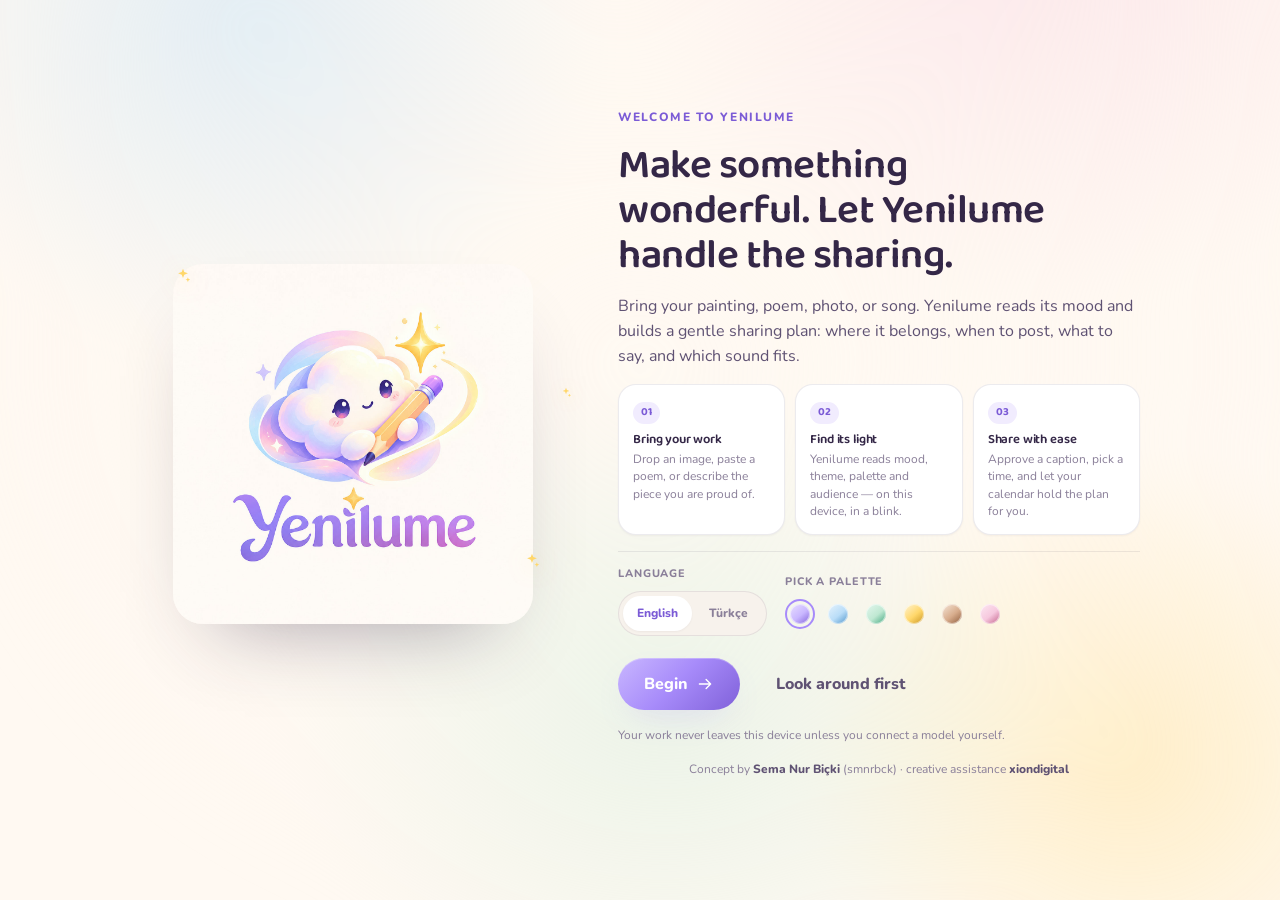
<file: yenilume/app/index.html>
<!doctype html>
<html lang="en">
  <head>
    <meta charset="UTF-8" />
    <link rel="icon" type="image/png" href="./brand/favicon.png" />
    <link rel="apple-touch-icon" href="./brand/apple-touch-icon.png" />
    <meta name="viewport" content="width=device-width, initial-scale=1, viewport-fit=cover" />
    <meta name="theme-color" content="#FFF9F2" />
    <meta name="color-scheme" content="light dark" />
    <meta
      name="description"
      content="Yenilume is a warm, local-first creative companion that turns your art, writing and sound into a gentle social media plan."
    />
    <title>Yenilume · a little window into creative possibilities</title>
    <script type="module" crossorigin src="./assets/index-BeURCfrW.js"></script>
    <link rel="stylesheet" crossorigin href="./assets/index-dv8-F7Ms.css">
  </head>
  <body>
    <div id="root"></div>
  </body>
</html>
</file>
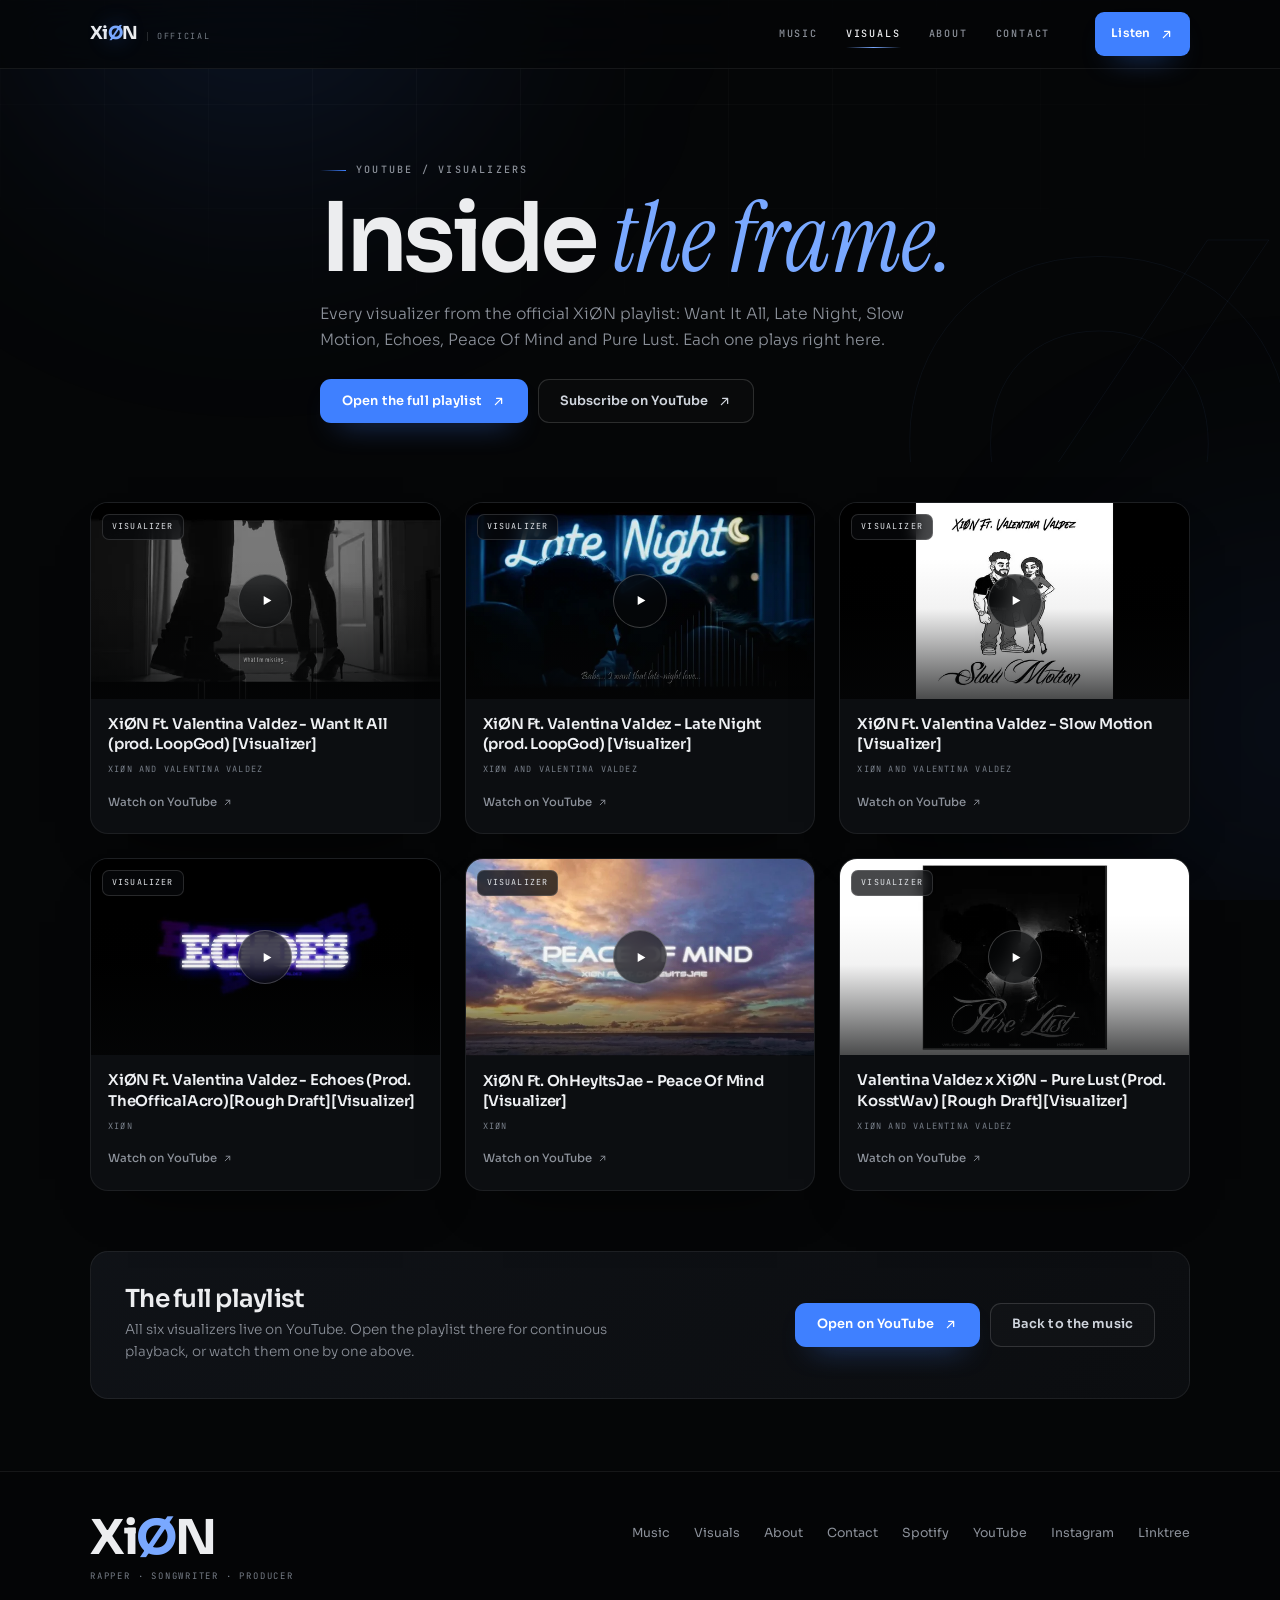
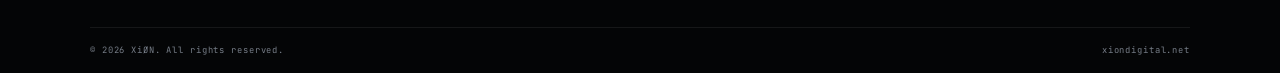
<file: visuals.html>
<!DOCTYPE html>
<html lang="en">
  <head>
    <meta charset="utf-8" />
    <meta name="viewport" content="width=device-width, initial-scale=1" />

    <title>Visuals | XiØN | Official Visualizers</title>
    <meta
      name="description"
      content="Every XiØN visualizer from the official YouTube playlist: Want It All, Late Night, Slow Motion, Echoes, Peace Of Mind and Pure Lust, playable on one page."
    />
    <meta name="author" content="Sean C / XiØN" />
    <meta name="robots" content="index, follow" />
    <meta name="theme-color" content="#050607" />
    <link rel="canonical" href="https://xiondigital.net/visuals.html" />

    <!-- Open Graph -->
    <meta property="og:title" content="Visuals | XiØN" />
    <meta
      property="og:description"
      content="Every XiØN visualizer from the official YouTube playlist, playable on one page."
    />
    <meta property="og:type" content="website" />
    <meta property="og:url" content="https://xiondigital.net/visuals.html" />
    <meta property="og:site_name" content="XiØN" />
    <meta property="og:image" content="https://xiondigital.net/images/visuals/Sc-48z5GW5c.jpg" />
    <meta property="og:image:alt" content="Still from the XiØN visualizer for Want It All" />

    <!-- Twitter Card -->
    <meta name="twitter:card" content="summary_large_image" />
    <meta name="twitter:title" content="Visuals | XiØN" />
    <meta
      name="twitter:description"
      content="Every XiØN visualizer from the official YouTube playlist, playable on one page."
    />
    <meta name="twitter:image" content="https://xiondigital.net/images/visuals/Sc-48z5GW5c.jpg" />
    <meta name="twitter:site" content="@xiondigital" />

    <!-- Type -->
    <link rel="preconnect" href="https://fonts.googleapis.com" />
    <link rel="preconnect" href="https://fonts.gstatic.com" crossorigin />
    <link
      href="https://fonts.googleapis.com/css2?family=Instrument+Serif:ital@0;1&family=JetBrains+Mono:wght@400;500&family=Sora:wght@300;400;500;600;700&display=swap"
      rel="stylesheet"
    />

    <link rel="stylesheet" href="assets/css/xion.css?v=6" />

    <!-- Standard Favicons -->
    <link rel="icon" href="images/favicon.ico" type="image/x-icon" />
    <link rel="icon" type="image/png" sizes="32x32" href="images/favicon-32x32.png" />
    <link rel="icon" type="image/png" sizes="16x16" href="images/favicon-16x16.png" />
    <link rel="apple-touch-icon" sizes="180x180" href="images/apple-touch-icon.png" />

    <script type="application/ld+json">
      {
        "@context": "https://schema.org",
        "@type": "ItemList",
        "name": "XiØN visualizers",
        "itemListElement": [
          {
            "@type": "ListItem",
            "position": 1,
            "name": "XiØN Ft. Valentina Valdez - Want It All (prod. LoopGod) [Visualizer]",
            "url": "https://www.youtube.com/watch?v=Sc-48z5GW5c"
          },
          {
            "@type": "ListItem",
            "position": 2,
            "name": "XiØN Ft. Valentina Valdez - Late Night (prod. LoopGod) [Visualizer]",
            "url": "https://www.youtube.com/watch?v=ibr8C4b4xUo"
          },
          {
            "@type": "ListItem",
            "position": 3,
            "name": "XiØN Ft. Valentina Valdez - Slow Motion [Visualizer]",
            "url": "https://www.youtube.com/watch?v=9gM1pXO1yFA"
          },
          {
            "@type": "ListItem",
            "position": 4,
            "name": "XiØN Ft. Valentina Valdez - Echoes (Prod. TheOfficalAcro)[Rough Draft][Visualizer]",
            "url": "https://www.youtube.com/watch?v=uj3_MN4BiN0"
          },
          {
            "@type": "ListItem",
            "position": 5,
            "name": "XiØN Ft. OhHeyItsJae - Peace Of Mind [Visualizer]",
            "url": "https://www.youtube.com/watch?v=OU9-3EEvjj8"
          },
          {
            "@type": "ListItem",
            "position": 6,
            "name": "Valentina Valdez x XiØN - Pure Lust (Prod. KosstWav) [Rough Draft][Visualizer]",
            "url": "https://www.youtube.com/watch?v=NaG0xdaZkE8"
          }
        ]
      }
    </script>
  </head>
  <body>
    <a class="skip-link" href="#main">Skip to content</a>

    <div class="ambient" aria-hidden="true">
      <div class="ambient__glow ambient__glow--a"></div>
      <div class="ambient__glow ambient__glow--b"></div>
      <div class="ambient__grid"></div>
    </div>

    <header class="site-header">
      <div class="wrap header__inner">
        <a class="brand" href="index.html" aria-label="XiØN home">
          <span class="brand__word">Xi<span class="brand__o">Ø</span>N</span>
          <span class="brand__tag">Official</span>
        </a>

        <nav class="nav" aria-label="Primary">
          <a class="nav__link" href="index.html#music">Music</a>
          <a class="nav__link" href="visuals.html" aria-current="page">Visuals</a>
          <a class="nav__link" href="index.html#about">About</a>
          <a class="nav__link" href="index.html#contact">Contact</a>
        </nav>

        <a
          class="btn btn--primary btn--sm header__cta"
          href="https://open.spotify.com/artist/4YkGZAtMD5tFAq859q7Bit"
          target="_blank"
          rel="noopener noreferrer"
        >
          Listen
          <svg viewBox="0 0 24 24" fill="none" stroke="currentColor" stroke-width="2" aria-hidden="true">
            <path d="M7 17 17 7M9 7h8v8" stroke-linecap="round" stroke-linejoin="round" />
          </svg>
        </a>

        <button
          class="nav-toggle"
          id="navToggle"
          type="button"
          aria-expanded="false"
          aria-controls="mobileNav"
          aria-label="Open menu"
        >
          <svg class="icon-menu" viewBox="0 0 24 24" fill="none" stroke="currentColor" stroke-width="1.8" aria-hidden="true">
            <path d="M4 7h16M4 12h16M4 17h16" stroke-linecap="round" />
          </svg>
          <svg class="icon-close" viewBox="0 0 24 24" fill="none" stroke="currentColor" stroke-width="1.8" aria-hidden="true">
            <path d="m6 6 12 12M18 6 6 18" stroke-linecap="round" />
          </svg>
        </button>
      </div>
    </header>

    <nav class="mobile-nav" id="mobileNav" aria-label="Mobile">
      <a class="mobile-nav__link" href="index.html#music">Music <span>01</span></a>
      <a class="mobile-nav__link" href="visuals.html" aria-current="page">Visuals <span>02</span></a>
      <a class="mobile-nav__link" href="index.html#about">About <span>03</span></a>
      <a class="mobile-nav__link" href="index.html#contact">Contact <span>04</span></a>
      <div class="mobile-nav__footer">
        <a
          class="btn btn--primary"
          href="https://open.spotify.com/artist/4YkGZAtMD5tFAq859q7Bit"
          target="_blank"
          rel="noopener noreferrer"
          >Listen on Spotify</a
        >
        <a
          class="btn btn--ghost"
          href="https://www.youtube.com/@XiONDiGiTaL"
          target="_blank"
          rel="noopener noreferrer"
          >YouTube</a
        >
      </div>
    </nav>

    <div class="site">
      <main id="main">
        <section class="page-hero" aria-labelledby="visuals-title">
          <span class="page-hero__ghost" aria-hidden="true">Ø</span>
          <div class="wrap page-hero__inner">
            <p class="eyebrow">YouTube / Visualizers</p>
            <h1 id="visuals-title">Inside <em>the frame.</em></h1>
            <p class="page-hero__lede">
              Every visualizer from the official XiØN playlist: Want It All, Late Night, Slow
              Motion, Echoes, Peace Of Mind and Pure Lust. Each one plays right here.
            </p>
            <div class="page-hero__actions">
              <a
                class="btn btn--primary"
                href="https://www.youtube.com/playlist?list=PLtmEnXvzBCcl4tk0Uzir_DJd2evF42YAF"
                target="_blank"
                rel="noopener noreferrer"
              >
                Open the full playlist
                <svg viewBox="0 0 24 24" fill="none" stroke="currentColor" stroke-width="2" aria-hidden="true">
                  <path d="M7 17 17 7M9 7h8v8" stroke-linecap="round" stroke-linejoin="round" />
                </svg>
              </a>
              <a
                class="btn btn--ghost"
                href="https://www.youtube.com/@XiONDiGiTaL"
                target="_blank"
                rel="noopener noreferrer"
              >
                Subscribe on YouTube
                <svg viewBox="0 0 24 24" fill="none" stroke="currentColor" stroke-width="2" aria-hidden="true">
                  <path d="M7 17 17 7M9 7h8v8" stroke-linecap="round" stroke-linejoin="round" />
                </svg>
              </a>
            </div>
          </div>
        </section>

        <div class="wrap">
          <ul class="video-grid">
            <!-- visuals:start -->
            <li class="video spot">
              <div class="video__frame">
                <picture>
                  <source type="image/webp" srcset="images/visuals/Sc-48z5GW5c-640.webp 640w, images/visuals/Sc-48z5GW5c.webp 1280w" sizes="(max-width: 720px) 92vw, (max-width: 1080px) 44vw, 360px" />
                  <img
                    src="images/visuals/Sc-48z5GW5c-640.jpg"
                    srcset="images/visuals/Sc-48z5GW5c-640.jpg 640w, images/visuals/Sc-48z5GW5c.jpg 1280w"
                    sizes="(max-width: 720px) 92vw, (max-width: 1080px) 44vw, 360px"
                    width="1280"
                    height="720"
                    alt="Video thumbnail: XiØN Ft. Valentina Valdez - Want It All (prod. LoopGod) [Visualizer]"
                    loading="lazy"
                    decoding="async"
                  />
                </picture>
                <div class="video__shade" aria-hidden="true"></div>
                <span class="video__badge">Visualizer</span>
                <a
                  class="video__play"
                  href="https://www.youtube.com/watch?v=Sc-48z5GW5c"
                  data-video-id="Sc-48z5GW5c"
                  data-video-title="XiØN Ft. Valentina Valdez - Want It All (prod. LoopGod) [Visualizer]"
                >
                  <span>
                    <svg viewBox="0 0 24 24" fill="currentColor" aria-hidden="true"><path d="M8 5.5v13l11-6.5z" /></svg>
                    <span class="sr-only">Play “Want It All” on this page</span>
                  </span>
                </a>
              </div>
              <div class="video__body">
                <h2 class="video__title">XiØN Ft. Valentina Valdez - Want It All (prod. LoopGod) [Visualizer]</h2>
                <p class="video__sub">XiØN and Valentina Valdez</p>
                <a class="video__ext" href="https://www.youtube.com/watch?v=Sc-48z5GW5c" target="_blank" rel="noopener noreferrer">
                  Watch on YouTube
                  <svg viewBox="0 0 24 24" fill="none" stroke="currentColor" stroke-width="2" aria-hidden="true"><path d="M7 17 17 7M9 7h8v8" stroke-linecap="round" stroke-linejoin="round" /></svg>
                </a>
              </div>
            </li>

            <li class="video spot">
              <div class="video__frame">
                <picture>
                  <source type="image/webp" srcset="images/visuals/ibr8C4b4xUo-640.webp 640w, images/visuals/ibr8C4b4xUo.webp 1280w" sizes="(max-width: 720px) 92vw, (max-width: 1080px) 44vw, 360px" />
                  <img
                    src="images/visuals/ibr8C4b4xUo-640.jpg"
                    srcset="images/visuals/ibr8C4b4xUo-640.jpg 640w, images/visuals/ibr8C4b4xUo.jpg 1280w"
                    sizes="(max-width: 720px) 92vw, (max-width: 1080px) 44vw, 360px"
                    width="1280"
                    height="720"
                    alt="Video thumbnail: XiØN Ft. Valentina Valdez - Late Night (prod. LoopGod) [Visualizer]"
                    loading="lazy"
                    decoding="async"
                  />
                </picture>
                <div class="video__shade" aria-hidden="true"></div>
                <span class="video__badge">Visualizer</span>
                <a
                  class="video__play"
                  href="https://www.youtube.com/watch?v=ibr8C4b4xUo"
                  data-video-id="ibr8C4b4xUo"
                  data-video-title="XiØN Ft. Valentina Valdez - Late Night (prod. LoopGod) [Visualizer]"
                >
                  <span>
                    <svg viewBox="0 0 24 24" fill="currentColor" aria-hidden="true"><path d="M8 5.5v13l11-6.5z" /></svg>
                    <span class="sr-only">Play “Late Night” on this page</span>
                  </span>
                </a>
              </div>
              <div class="video__body">
                <h2 class="video__title">XiØN Ft. Valentina Valdez - Late Night (prod. LoopGod) [Visualizer]</h2>
                <p class="video__sub">XiØN and Valentina Valdez</p>
                <a class="video__ext" href="https://www.youtube.com/watch?v=ibr8C4b4xUo" target="_blank" rel="noopener noreferrer">
                  Watch on YouTube
                  <svg viewBox="0 0 24 24" fill="none" stroke="currentColor" stroke-width="2" aria-hidden="true"><path d="M7 17 17 7M9 7h8v8" stroke-linecap="round" stroke-linejoin="round" /></svg>
                </a>
              </div>
            </li>

            <li class="video spot">
              <div class="video__frame">
                <picture>
                  <source type="image/webp" srcset="images/visuals/9gM1pXO1yFA-640.webp 640w, images/visuals/9gM1pXO1yFA.webp 1280w" sizes="(max-width: 720px) 92vw, (max-width: 1080px) 44vw, 360px" />
                  <img
                    src="images/visuals/9gM1pXO1yFA-640.jpg"
                    srcset="images/visuals/9gM1pXO1yFA-640.jpg 640w, images/visuals/9gM1pXO1yFA.jpg 1280w"
                    sizes="(max-width: 720px) 92vw, (max-width: 1080px) 44vw, 360px"
                    width="1280"
                    height="720"
                    alt="Video thumbnail: XiØN Ft. Valentina Valdez - Slow Motion [Visualizer]"
                    loading="lazy"
                    decoding="async"
                  />
                </picture>
                <div class="video__shade" aria-hidden="true"></div>
                <span class="video__badge">Visualizer</span>
                <a
                  class="video__play"
                  href="https://www.youtube.com/watch?v=9gM1pXO1yFA"
                  data-video-id="9gM1pXO1yFA"
                  data-video-title="XiØN Ft. Valentina Valdez - Slow Motion [Visualizer]"
                >
                  <span>
                    <svg viewBox="0 0 24 24" fill="currentColor" aria-hidden="true"><path d="M8 5.5v13l11-6.5z" /></svg>
                    <span class="sr-only">Play “Slow Motion” on this page</span>
                  </span>
                </a>
              </div>
              <div class="video__body">
                <h2 class="video__title">XiØN Ft. Valentina Valdez - Slow Motion [Visualizer]</h2>
                <p class="video__sub">XiØN and Valentina Valdez</p>
                <a class="video__ext" href="https://www.youtube.com/watch?v=9gM1pXO1yFA" target="_blank" rel="noopener noreferrer">
                  Watch on YouTube
                  <svg viewBox="0 0 24 24" fill="none" stroke="currentColor" stroke-width="2" aria-hidden="true"><path d="M7 17 17 7M9 7h8v8" stroke-linecap="round" stroke-linejoin="round" /></svg>
                </a>
              </div>
            </li>

            <li class="video spot">
              <div class="video__frame">
                <picture>
                  <source type="image/webp" srcset="images/visuals/uj3_MN4BiN0-640.webp 640w, images/visuals/uj3_MN4BiN0.webp 1280w" sizes="(max-width: 720px) 92vw, (max-width: 1080px) 44vw, 360px" />
                  <img
                    src="images/visuals/uj3_MN4BiN0-640.jpg"
                    srcset="images/visuals/uj3_MN4BiN0-640.jpg 640w, images/visuals/uj3_MN4BiN0.jpg 1280w"
                    sizes="(max-width: 720px) 92vw, (max-width: 1080px) 44vw, 360px"
                    width="1280"
                    height="720"
                    alt="Video thumbnail: XiØN Ft. Valentina Valdez - Echoes [Rough Draft] [Visualizer]"
                    loading="lazy"
                    decoding="async"
                  />
                </picture>
                <div class="video__shade" aria-hidden="true"></div>
                <span class="video__badge">Visualizer</span>
                <a
                  class="video__play"
                  href="https://www.youtube.com/watch?v=uj3_MN4BiN0"
                  data-video-id="uj3_MN4BiN0"
                  data-video-title="XiØN Ft. Valentina Valdez - Echoes (Prod. TheOfficalAcro)[Rough Draft][Visualizer]"
                >
                  <span>
                    <svg viewBox="0 0 24 24" fill="currentColor" aria-hidden="true"><path d="M8 5.5v13l11-6.5z" /></svg>
                    <span class="sr-only">Play “Echoes” on this page</span>
                  </span>
                </a>
              </div>
              <div class="video__body">
                <h2 class="video__title">XiØN Ft. Valentina Valdez - Echoes (Prod. TheOfficalAcro)[Rough Draft][Visualizer]</h2>
                <p class="video__sub">XiØN</p>
                <a class="video__ext" href="https://www.youtube.com/watch?v=uj3_MN4BiN0" target="_blank" rel="noopener noreferrer">
                  Watch on YouTube
                  <svg viewBox="0 0 24 24" fill="none" stroke="currentColor" stroke-width="2" aria-hidden="true"><path d="M7 17 17 7M9 7h8v8" stroke-linecap="round" stroke-linejoin="round" /></svg>
                </a>
              </div>
            </li>

            <li class="video spot">
              <div class="video__frame">
                <picture>
                  <source type="image/webp" srcset="images/visuals/OU9-3EEvjj8-640.webp 640w, images/visuals/OU9-3EEvjj8.webp 1280w" sizes="(max-width: 720px) 92vw, (max-width: 1080px) 44vw, 360px" />
                  <img
                    src="images/visuals/OU9-3EEvjj8-640.jpg"
                    srcset="images/visuals/OU9-3EEvjj8-640.jpg 640w, images/visuals/OU9-3EEvjj8.jpg 1280w"
                    sizes="(max-width: 720px) 92vw, (max-width: 1080px) 44vw, 360px"
                    width="1280"
                    height="720"
                    alt="Video thumbnail: XiØN Ft. OhHeyItsJae - Peace Of Mind [Visualizer]"
                    loading="lazy"
                    decoding="async"
                  />
                </picture>
                <div class="video__shade" aria-hidden="true"></div>
                <span class="video__badge">Visualizer</span>
                <a
                  class="video__play"
                  href="https://www.youtube.com/watch?v=OU9-3EEvjj8"
                  data-video-id="OU9-3EEvjj8"
                  data-video-title="XiØN Ft. OhHeyItsJae - Peace Of Mind [Visualizer]"
                >
                  <span>
                    <svg viewBox="0 0 24 24" fill="currentColor" aria-hidden="true"><path d="M8 5.5v13l11-6.5z" /></svg>
                    <span class="sr-only">Play “Peace Of Mind” on this page</span>
                  </span>
                </a>
              </div>
              <div class="video__body">
                <h2 class="video__title">XiØN Ft. OhHeyItsJae - Peace Of Mind [Visualizer]</h2>
                <p class="video__sub">XiØN</p>
                <a class="video__ext" href="https://www.youtube.com/watch?v=OU9-3EEvjj8" target="_blank" rel="noopener noreferrer">
                  Watch on YouTube
                  <svg viewBox="0 0 24 24" fill="none" stroke="currentColor" stroke-width="2" aria-hidden="true"><path d="M7 17 17 7M9 7h8v8" stroke-linecap="round" stroke-linejoin="round" /></svg>
                </a>
              </div>
            </li>

            <li class="video spot">
              <div class="video__frame">
                <picture>
                  <source type="image/webp" srcset="images/visuals/NaG0xdaZkE8-640.webp 640w, images/visuals/NaG0xdaZkE8.webp 1280w" sizes="(max-width: 720px) 92vw, (max-width: 1080px) 44vw, 360px" />
                  <img
                    src="images/visuals/NaG0xdaZkE8-640.jpg"
                    srcset="images/visuals/NaG0xdaZkE8-640.jpg 640w, images/visuals/NaG0xdaZkE8.jpg 1280w"
                    sizes="(max-width: 720px) 92vw, (max-width: 1080px) 44vw, 360px"
                    width="1280"
                    height="720"
                    alt="Video thumbnail: Valentina Valdez x XiØN - Pure Lust [Rough Draft] [Visualizer]"
                    loading="lazy"
                    decoding="async"
                  />
                </picture>
                <div class="video__shade" aria-hidden="true"></div>
                <span class="video__badge">Visualizer</span>
                <a
                  class="video__play"
                  href="https://www.youtube.com/watch?v=NaG0xdaZkE8"
                  data-video-id="NaG0xdaZkE8"
                  data-video-title="Valentina Valdez x XiØN - Pure Lust (Prod. KosstWav) [Rough Draft][Visualizer]"
                >
                  <span>
                    <svg viewBox="0 0 24 24" fill="currentColor" aria-hidden="true"><path d="M8 5.5v13l11-6.5z" /></svg>
                    <span class="sr-only">Play “Pure Lust” on this page</span>
                  </span>
                </a>
              </div>
              <div class="video__body">
                <h2 class="video__title">Valentina Valdez x XiØN - Pure Lust (Prod. KosstWav) [Rough Draft][Visualizer]</h2>
                <p class="video__sub">XiØN and Valentina Valdez</p>
                <a class="video__ext" href="https://www.youtube.com/watch?v=NaG0xdaZkE8" target="_blank" rel="noopener noreferrer">
                  Watch on YouTube
                  <svg viewBox="0 0 24 24" fill="none" stroke="currentColor" stroke-width="2" aria-hidden="true"><path d="M7 17 17 7M9 7h8v8" stroke-linecap="round" stroke-linejoin="round" /></svg>
                </a>
              </div>
            </li>
            <!-- visuals:end -->
          </ul>

          <section class="playlist-cta" aria-labelledby="playlist-title">
            <div>
              <h2 id="playlist-title">The full playlist</h2>
              <p>
                All six visualizers live on YouTube. Open the playlist there for continuous
                playback, or watch them one by one above.
              </p>
            </div>
            <div class="playlist-cta__actions">
              <a
                class="btn btn--primary"
                href="https://www.youtube.com/playlist?list=PLtmEnXvzBCcl4tk0Uzir_DJd2evF42YAF"
                target="_blank"
                rel="noopener noreferrer"
              >
                Open on YouTube
                <svg viewBox="0 0 24 24" fill="none" stroke="currentColor" stroke-width="2" aria-hidden="true">
                  <path d="M7 17 17 7M9 7h8v8" stroke-linecap="round" stroke-linejoin="round" />
                </svg>
              </a>
              <a class="btn btn--ghost" href="index.html#music">Back to the music</a>
            </div>
          </section>
        </div>
      </main>

      <footer class="site-footer">
        <div class="wrap">
          <div class="footer__top">
            <div class="footer__brand">
              <span class="footer__wordmark">Xi<span class="o">Ø</span>N</span>
              <span class="footer__tag">Rapper &middot; Songwriter &middot; Producer</span>
            </div>
            <nav class="footer__nav" aria-label="Footer">
              <a href="index.html#music">Music</a>
              <a href="visuals.html">Visuals</a>
              <a href="index.html#about">About</a>
              <a href="index.html#contact">Contact</a>
              <a href="https://open.spotify.com/artist/4YkGZAtMD5tFAq859q7Bit" target="_blank" rel="noopener noreferrer"
                >Spotify</a
              >
              <a href="https://www.youtube.com/@XiONDiGiTaL" target="_blank" rel="noopener noreferrer">YouTube</a>
              <a href="https://www.instagram.com/xiondigital" target="_blank" rel="noopener noreferrer">Instagram</a>
              <a href="https://linktr.ee/xiondigital" target="_blank" rel="noopener noreferrer">Linktree</a>
            </nav>
          </div>
          <div class="footer__bottom">
            <p>&copy; 2026 XiØN. All rights reserved.</p>
            <p>xiondigital.net</p>
          </div>
        </div>
      </footer>
    </div>

    <script src="assets/js/site.js" defer></script>
  </body>
</html>
</file>
<file: assets/css/xion.css>
/* =========================================================================
   XiØN | xiondigital.net
   Design system: dark editorial artist site.
   Palette foundation borrowed from xiondigital.net/arcade (blue, not violet).
   ========================================================================= */

:root {
  --bg: #050607;
  --bg-raised: #0a0b0d;
  --panel: #0c0e11;
  --panel-hi: #101318;
  --line: rgba(255, 255, 255, 0.07);
  --line-strong: rgba(255, 255, 255, 0.14);
  --ink: #ecedef;
  --body-copy: #bdc3cc;
  --muted: #8b9099;
  --muted-dim: #767d87;
  --blue: #3f80ff;
  --blue-hi: #79a8ff;
  --blue-soft: rgba(63, 128, 255, 0.12);

  --font-display: "Sora", system-ui, -apple-system, "Segoe UI", sans-serif;
  --font-body: "Sora", system-ui, -apple-system, "Segoe UI", sans-serif;
  --font-serif: "Instrument Serif", "Iowan Old Style", Georgia, serif;
  --font-mono: "JetBrains Mono", ui-monospace, SFMono-Regular, Menlo, Consolas, monospace;

  --radius: 18px;
  --radius-sm: 12px;
  --max: 1180px;
  --header-h: 68px;
  --shadow: 0 26px 60px -38px rgba(0, 0, 0, 0.98);
  --shadow-blue: 0 26px 54px -30px rgba(0, 0, 0, 0.98), 0 0 0 1px rgba(63, 128, 255, 0.16),
    0 20px 50px -30px rgba(63, 128, 255, 0.75);
  --ease: cubic-bezier(0.22, 0.61, 0.36, 1);
}

*,
*::before,
*::after {
  box-sizing: border-box;
}

html {
  scroll-behavior: smooth;
  -webkit-text-size-adjust: 100%;
  scroll-padding-top: calc(var(--header-h) + 18px);
}

body {
  margin: 0;
  min-height: 100vh;
  background: var(--bg);
  color: var(--ink);
  font-family: var(--font-body);
  font-size: 16px;
  font-weight: 400;
  line-height: 1.65;
  -webkit-font-smoothing: antialiased;
  text-rendering: optimizeLegibility;
  overflow-x: hidden;
}

img {
  display: block;
  max-width: 100%;
  height: auto;
}

a {
  color: inherit;
  text-decoration: none;
}

p {
  margin: 0;
}

h1,
h2,
h3,
h4 {
  margin: 0;
  font-weight: 600;
  line-height: 1.08;
  letter-spacing: -0.03em;
}

ul,
ol {
  margin: 0;
  padding: 0;
  list-style: none;
}

::selection {
  background: var(--blue);
  color: #fff;
}

:focus-visible {
  outline: 2px solid var(--blue);
  outline-offset: 3px;
  border-radius: 6px;
}

.sr-only {
  position: absolute;
  width: 1px;
  height: 1px;
  padding: 0;
  margin: -1px;
  overflow: hidden;
  clip: rect(0 0 0 0);
  white-space: nowrap;
  border: 0;
}

.skip-link {
  position: absolute;
  top: -100px;
  left: 16px;
  z-index: 200;
  padding: 12px 18px;
  border-radius: 10px;
  background: var(--blue);
  color: #fff;
  font-size: 0.8rem;
  font-weight: 600;
  transition: top 0.2s var(--ease);
}

.skip-link:focus {
  top: 12px;
}

/* -------------------------------------------------------------------------
   Ambient light
   ------------------------------------------------------------------------- */

.ambient {
  position: fixed;
  inset: 0;
  z-index: 0;
  pointer-events: none;
  overflow: hidden;
}

.ambient__glow {
  position: absolute;
  border-radius: 50%;
  filter: blur(120px);
  will-change: transform;
}

.ambient__glow--a {
  width: 56vw;
  height: 48vw;
  top: -28vw;
  left: -8vw;
  background: radial-gradient(circle, rgba(63, 128, 255, 0.2), rgba(63, 128, 255, 0) 68%);
  animation: drift 34s var(--ease) infinite alternate;
}

.ambient__glow--b {
  width: 46vw;
  height: 46vw;
  top: 34vw;
  right: -24vw;
  background: radial-gradient(circle, rgba(63, 128, 255, 0.11), rgba(63, 128, 255, 0) 70%);
  animation: drift 44s var(--ease) infinite alternate-reverse;
}

.ambient__grid {
  position: absolute;
  inset: 0;
  background-image: linear-gradient(to right, rgba(255, 255, 255, 0.028) 1px, transparent 1px),
    linear-gradient(to bottom, rgba(255, 255, 255, 0.028) 1px, transparent 1px);
  background-size: 104px 104px;
  -webkit-mask-image: radial-gradient(ellipse 88% 52% at 42% 0%, #000 18%, transparent 76%);
  mask-image: radial-gradient(ellipse 88% 52% at 42% 0%, #000 18%, transparent 76%);
}

@keyframes drift {
  from {
    transform: translate3d(0, 0, 0) scale(1);
  }
  to {
    transform: translate3d(4.5vw, 3.5vw, 0) scale(1.08);
  }
}

/* -------------------------------------------------------------------------
   Shell
   ------------------------------------------------------------------------- */

.site {
  position: relative;
  z-index: 1;
}

.wrap {
  width: 100%;
  max-width: var(--max);
  margin-inline: auto;
  padding-inline: clamp(18px, 5vw, 40px);
}

.section {
  padding-block: clamp(58px, 8vw, 104px);
}

.section--tight {
  padding-block: clamp(40px, 6vw, 72px);
}

.eyebrow {
  display: inline-flex;
  align-items: center;
  gap: 10px;
  margin: 0;
  font-family: var(--font-mono);
  font-size: 0.63rem;
  font-weight: 500;
  letter-spacing: 0.22em;
  text-transform: uppercase;
  color: var(--muted);
}

.eyebrow::before {
  content: "";
  width: 26px;
  height: 1px;
  flex: none;
  background: linear-gradient(to right, transparent, var(--blue));
}

/* The hero kicker is a quoted line, so it keeps its own sentence case. */
.eyebrow--quote {
  font-size: 0.74rem;
  font-weight: 400;
  letter-spacing: 0.06em;
  text-transform: none;
  color: #d5dae1;
}

.section__head {
  display: flex;
  flex-wrap: wrap;
  align-items: flex-end;
  justify-content: space-between;
  gap: 18px 28px;
  padding-bottom: 20px;
  border-bottom: 1px solid var(--line);
  margin-bottom: clamp(26px, 3.5vw, 42px);
}

.section__title {
  font-size: clamp(1.85rem, 4vw, 2.85rem);
  letter-spacing: -0.038em;
  line-height: 1;
}

.section__title em {
  font-family: var(--font-serif);
  font-style: italic;
  font-weight: 400;
  letter-spacing: -0.01em;
  color: var(--blue-hi);
}

.section__note {
  max-width: 44ch;
  font-size: 0.86rem;
  font-weight: 300;
  color: var(--muted);
}

.text-link {
  display: inline-flex;
  align-items: center;
  gap: 7px;
  font-size: 0.8rem;
  font-weight: 500;
  color: var(--blue-hi);
  border-bottom: 1px solid transparent;
  transition: border-color 0.25s var(--ease), color 0.25s var(--ease);
}

.text-link:hover,
.text-link:focus-visible {
  color: #fff;
  border-bottom-color: rgba(121, 168, 255, 0.6);
}

.text-link svg {
  width: 13px;
  height: 13px;
  transition: transform 0.25s var(--ease);
}

.text-link:hover svg {
  transform: translate(2px, -2px);
}

/* -------------------------------------------------------------------------
   Buttons
   ------------------------------------------------------------------------- */

.btn {
  display: inline-flex;
  align-items: center;
  justify-content: center;
  gap: 9px;
  min-height: 44px;
  padding: 13px 21px;
  border: 1px solid transparent;
  border-radius: 11px;
  font-family: var(--font-body);
  font-size: 0.8rem;
  font-weight: 600;
  letter-spacing: 0.01em;
  line-height: 1;
  cursor: pointer;
  transition: transform 0.28s var(--ease), background 0.28s var(--ease),
    border-color 0.28s var(--ease), color 0.28s var(--ease), box-shadow 0.28s var(--ease);
}

.btn svg {
  width: 15px;
  height: 15px;
  flex: none;
  transition: transform 0.28s var(--ease);
}

.btn--primary {
  background: var(--blue);
  color: #fff;
  box-shadow: 0 14px 30px -18px rgba(63, 128, 255, 0.95);
}

.btn--primary:hover,
.btn--primary:focus-visible {
  background: #4d8aff;
  transform: translateY(-2px);
  box-shadow: 0 20px 42px -20px rgba(63, 128, 255, 1);
}

.btn--primary:hover svg:last-child {
  transform: translateX(3px);
}

.btn--ghost {
  background: rgba(255, 255, 255, 0.02);
  border-color: var(--line-strong);
  color: #cfd4dc;
}

.btn--ghost:hover,
.btn--ghost:focus-visible {
  color: #fff;
  background: rgba(63, 128, 255, 0.07);
  border-color: rgba(63, 128, 255, 0.45);
  transform: translateY(-2px);
}

.btn--sm {
  padding: 10px 15px;
  font-size: 0.74rem;
  border-radius: 9px;
}

/* -------------------------------------------------------------------------
   Header
   ------------------------------------------------------------------------- */

.site-header {
  position: sticky;
  top: 0;
  z-index: 60;
  background: rgba(5, 6, 7, 0.74);
  -webkit-backdrop-filter: blur(22px) saturate(140%);
  backdrop-filter: blur(22px) saturate(140%);
  border-bottom: 1px solid var(--line);
}

.header__inner {
  display: flex;
  align-items: center;
  gap: 20px;
  height: var(--header-h);
}

.brand {
  display: inline-flex;
  align-items: baseline;
  gap: 9px;
  flex: none;
  font-family: var(--font-display);
  font-size: 1.12rem;
  font-weight: 700;
  letter-spacing: -0.03em;
  line-height: 1;
  color: var(--ink);
}

.brand__word {
  display: inline-block;
  white-space: nowrap;
}

.brand__o {
  color: var(--blue-hi);
  text-shadow: 0 0 22px rgba(63, 128, 255, 0.45);
}

.brand__tag {
  font-family: var(--font-mono);
  font-size: 0.53rem;
  font-weight: 400;
  letter-spacing: 0.2em;
  text-transform: uppercase;
  color: var(--muted-dim);
  padding-left: 9px;
  border-left: 1px solid var(--line-strong);
}

.nav {
  display: flex;
  align-items: center;
  gap: 2px;
  margin-left: auto;
}

.nav__link {
  position: relative;
  padding: 9px 13px;
  border-radius: 8px;
  font-family: var(--font-mono);
  font-size: 0.63rem;
  font-weight: 500;
  letter-spacing: 0.18em;
  text-transform: uppercase;
  color: var(--muted);
  transition: color 0.2s var(--ease), background 0.2s var(--ease);
}

.nav__link:hover {
  color: var(--ink);
  background: rgba(255, 255, 255, 0.045);
}

.nav__link::after {
  content: "";
  position: absolute;
  left: 13px;
  right: 13px;
  bottom: 3px;
  height: 1px;
  background: linear-gradient(to right, transparent, var(--blue-hi), transparent);
  opacity: 0;
  transform: scaleX(0.4);
  transition: opacity 0.25s var(--ease), transform 0.25s var(--ease);
}

.nav__link:hover::after,
.nav__link.is-active::after,
.nav__link[aria-current="page"]::after {
  opacity: 1;
  transform: scaleX(1);
}

.nav__link.is-active,
.nav__link[aria-current="page"] {
  color: var(--ink);
}

.header__cta {
  margin-left: 12px;
}

.nav-toggle {
  display: none;
  align-items: center;
  justify-content: center;
  width: 42px;
  height: 42px;
  margin-left: auto;
  padding: 0;
  border: 1px solid var(--line-strong);
  border-radius: 10px;
  background: rgba(255, 255, 255, 0.02);
  color: var(--ink);
  cursor: pointer;
}

.nav-toggle svg {
  width: 18px;
  height: 18px;
}

.nav-toggle .icon-close {
  display: none;
}

.nav-toggle[aria-expanded="true"] .icon-close {
  display: block;
}

.nav-toggle[aria-expanded="true"] .icon-menu {
  display: none;
}

.mobile-nav {
  position: fixed;
  inset: var(--header-h) 0 0;
  z-index: 55;
  display: none;
  flex-direction: column;
  gap: 6px;
  padding: clamp(20px, 6vw, 36px);
  background: rgba(5, 6, 7, 0.97);
  -webkit-backdrop-filter: blur(18px);
  backdrop-filter: blur(18px);
  border-top: 1px solid var(--line);
  overflow-y: auto;
}

.mobile-nav.is-open {
  display: flex;
  animation: sheetIn 0.28s var(--ease) both;
}

@keyframes sheetIn {
  from {
    opacity: 0;
    transform: translateY(-8px);
  }
  to {
    opacity: 1;
    transform: none;
  }
}

.mobile-nav__link {
  display: flex;
  align-items: baseline;
  justify-content: space-between;
  gap: 16px;
  padding: 18px 4px;
  border-bottom: 1px solid var(--line);
  font-family: var(--font-display);
  font-size: 1.65rem;
  font-weight: 600;
  letter-spacing: -0.03em;
  color: var(--ink);
}

.mobile-nav__link span {
  font-family: var(--font-mono);
  font-size: 0.56rem;
  font-weight: 400;
  letter-spacing: 0.2em;
  text-transform: uppercase;
  color: var(--muted-dim);
}

.mobile-nav__footer {
  margin-top: auto;
  padding-top: 24px;
  display: grid;
  gap: 10px;
}

body.nav-open {
  overflow: hidden;
}

/* -------------------------------------------------------------------------
   Hero
   ------------------------------------------------------------------------- */

.hero {
  position: relative;
  padding-top: clamp(34px, 6vw, 72px);
  padding-bottom: clamp(38px, 6vw, 78px);
  overflow: hidden;
}

.hero__ghost {
  position: absolute;
  right: -0.06em;
  top: 46%;
  transform: translateY(-50%);
  z-index: 0;
  font-family: var(--font-display);
  font-size: clamp(22rem, 46vw, 42rem);
  font-weight: 700;
  line-height: 0.7;
  color: transparent;
  -webkit-text-stroke: 1px rgba(121, 168, 255, 0.075);
  pointer-events: none;
  -webkit-user-select: none;
  user-select: none;
}

.hero__inner {
  position: relative;
  z-index: 1;
  display: grid;
  grid-template-columns: minmax(0, 1.12fr) minmax(0, 0.88fr);
  align-items: center;
  gap: clamp(30px, 5vw, 64px);
}

.hero__copy {
  min-width: 0;
}

.hero__title {
  margin: 14px 0 0;
  font-family: var(--font-display);
  font-size: clamp(4.2rem, 13.5vw, 9.5rem);
  font-weight: 700;
  line-height: 0.82;
  letter-spacing: -0.055em;
  color: #fff;
}

.hero__title .o {
  color: var(--blue-hi);
  text-shadow: 0 0 46px rgba(63, 128, 255, 0.4);
}

.hero__tagline {
  margin-top: clamp(18px, 2.4vw, 26px);
  max-width: 22ch;
  font-size: clamp(1.02rem, 1.9vw, 1.42rem);
  font-weight: 300;
  line-height: 1.35;
  letter-spacing: -0.015em;
  color: #d6dae1;
}

.hero__tagline em {
  display: block;
  font-family: var(--font-serif);
  font-style: italic;
  font-weight: 400;
  letter-spacing: -0.005em;
  color: var(--blue-hi);
}

.hero__lede {
  margin-top: 16px;
  max-width: 40ch;
  font-size: 0.9rem;
  font-weight: 300;
  color: var(--muted);
}

.hero__actions {
  display: flex;
  flex-wrap: wrap;
  gap: 10px;
  margin-top: clamp(22px, 3vw, 32px);
}

.hero__meta {
  display: flex;
  flex-wrap: wrap;
  gap: 8px 0;
  margin-top: clamp(22px, 3vw, 30px);
  padding-top: 18px;
  border-top: 1px solid var(--line);
  font-family: var(--font-mono);
  font-size: 0.58rem;
  letter-spacing: 0.16em;
  text-transform: uppercase;
  color: var(--muted-dim);
}

.hero__meta li {
  display: inline-flex;
  align-items: center;
  gap: 12px;
  padding-right: 12px;
  margin-right: 12px;
}

.hero__meta li:not(:last-child) {
  border-right: 1px solid rgba(255, 255, 255, 0.1);
}

.hero__meta strong {
  font-weight: 500;
  color: #c3c9d2;
}

.hero__aside {
  min-width: 0;
}

.portrait {
  position: relative;
  width: 100%;
  max-width: 470px;
  margin-left: auto;
  isolation: isolate;
}

.portrait__frame {
  --mx: 50%;
  --my: 40%;
  position: relative;
  aspect-ratio: 3 / 4;
  overflow: hidden;
  border: 1px solid var(--line-strong);
  border-radius: var(--radius);
  background: #08090b;
  box-shadow: var(--shadow);
}

.portrait__frame::after {
  content: "";
  position: absolute;
  inset: 0;
  z-index: 2;
  pointer-events: none;
  background: radial-gradient(
      420px circle at var(--mx) var(--my),
      rgba(63, 128, 255, 0.16),
      transparent 66%
    ),
    linear-gradient(to top, var(--bg) 0%, rgba(5, 6, 7, 0.55) 16%, transparent 46%);
}

.portrait__frame img {
  width: 100%;
  height: 100%;
  object-fit: cover;
  object-position: 50% 26%;
  transform: translate3d(var(--px, 0), var(--py, 0), 0) scale(1.03);
  transition: transform 0.9s var(--ease);
}

.portrait__caption {
  position: absolute;
  left: 18px;
  right: 18px;
  bottom: 16px;
  z-index: 3;
  display: flex;
  align-items: center;
  justify-content: space-between;
  gap: 12px;
  font-family: var(--font-mono);
  font-size: 0.55rem;
  letter-spacing: 0.18em;
  text-transform: uppercase;
  color: rgba(236, 237, 239, 0.72);
}

.portrait__caption i {
  width: 5px;
  height: 5px;
  border-radius: 50%;
  background: var(--blue);
  box-shadow: 0 0 10px rgba(63, 128, 255, 0.9);
}

.portrait__caption span {
  display: inline-flex;
  align-items: center;
  gap: 8px;
}

/* -------------------------------------------------------------------------
   Listener reactions: the original fan-comment marquee.
   Comments, float-up animation, 36s cycle, 6s stagger and hover-pause are
   carried over from the live site. Colours adapted to the dark palette.
   ------------------------------------------------------------------------- */

.reactions {
  position: relative;
  padding-block: clamp(26px, 4vw, 40px) clamp(30px, 4vw, 46px);
  border-top: 1px solid var(--line);
  border-bottom: 1px solid var(--line);
  background: linear-gradient(to bottom, rgba(10, 11, 13, 0.75), rgba(5, 6, 7, 0.55));
  overflow: hidden;
}

.reactions__head {
  display: flex;
  align-items: center;
  justify-content: space-between;
  gap: 16px;
}

.reactions__title {
  display: flex;
  align-items: baseline;
  gap: 12px;
  font-size: 0.95rem;
  font-weight: 600;
  letter-spacing: -0.01em;
}

.reactions__title span {
  font-family: var(--font-mono);
  font-size: 0.55rem;
  font-weight: 400;
  letter-spacing: 0.2em;
  text-transform: uppercase;
  color: var(--muted-dim);
}

.reactions__toggle {
  display: inline-flex;
  align-items: center;
  min-height: 36px;
  gap: 7px;
  padding: 7px 11px;
  border: 1px solid var(--line);
  border-radius: 8px;
  background: rgba(255, 255, 255, 0.02);
  color: var(--muted);
  font-family: var(--font-mono);
  font-size: 0.55rem;
  letter-spacing: 0.16em;
  text-transform: uppercase;
  cursor: pointer;
  transition: color 0.2s var(--ease), border-color 0.2s var(--ease),
    background 0.2s var(--ease);
}

.reactions__toggle:hover {
  color: var(--ink);
  border-color: rgba(63, 128, 255, 0.45);
  background: rgba(63, 128, 255, 0.08);
}

.reactions__toggle svg {
  width: 10px;
  height: 10px;
}

.reactions__toggle .icon-play {
  display: none;
}

.reactions__toggle[aria-pressed="true"] .icon-play {
  display: block;
}

.reactions__toggle[aria-pressed="true"] .icon-pause {
  display: none;
}

.scrolling-quotes {
  position: relative;
  height: 8rem;
  width: 100%;
  padding: 0 0.25rem;
  margin-top: 10px;
  overflow: visible;
  box-sizing: border-box;
}

.scrolling-quotes blockquote {
  position: absolute;
  left: 50%;
  width: 92%;
  max-width: 700px;
  min-width: 260px;
  margin: 0;
  padding: 14px 20px 14px 22px;
  border-left: 2px solid var(--blue);
  border-radius: 0 12px 12px 0;
  background: var(--panel);
  box-shadow: 0 18px 40px -28px rgba(0, 0, 0, 1);
  font-size: 0.98rem;
  font-style: italic;
  line-height: 1.45;
  color: #d8dde4;
  text-align: left;
  white-space: normal;
  overflow-wrap: break-word;
  transform: translateX(-50%) translateY(80px);
  opacity: 0;
  animation: floatUpFade 36s linear infinite;
  z-index: 2;
}

.scrolling-quotes blockquote span {
  display: block;
  margin-top: 0.4rem;
  font-family: var(--font-mono);
  font-style: normal;
  font-size: 0.6rem;
  font-weight: 500;
  letter-spacing: 0.14em;
  text-transform: uppercase;
  color: var(--blue-hi);
  white-space: nowrap;
  overflow: hidden;
  text-overflow: ellipsis;
}

.scrolling-quotes blockquote:nth-child(1) { animation-delay: 0s; }
.scrolling-quotes blockquote:nth-child(2) { animation-delay: 6s; }
.scrolling-quotes blockquote:nth-child(3) { animation-delay: 12s; }
.scrolling-quotes blockquote:nth-child(4) { animation-delay: 18s; }
.scrolling-quotes blockquote:nth-child(5) { animation-delay: 24s; }
.scrolling-quotes blockquote:nth-child(6) { animation-delay: 30s; }

/* hover-pause preserved from the original; keyboard users get the button */
.scrolling-quotes:hover blockquote,
.scrolling-quotes:focus-within blockquote,
.scrolling-quotes.is-paused blockquote {
  animation-play-state: paused;
}

@keyframes floatUpFade {
  0% {
    opacity: 0;
    transform: translateX(-50%) translateY(80px);
  }
  8% {
    opacity: 1;
    transform: translateX(-50%) translateY(0);
  }
  25% {
    opacity: 1;
    transform: translateX(-50%) translateY(0);
  }
  35% {
    opacity: 0;
    transform: translateX(-50%) translateY(-30px);
  }
  100% {
    opacity: 0;
    transform: translateX(-50%) translateY(-30px);
  }
}

/* -------------------------------------------------------------------------
   Cards / spotlight surfaces
   ------------------------------------------------------------------------- */

.spot {
  --mx: 50%;
  --my: 50%;
  position: relative;
  isolation: isolate;
}

.spot::before {
  content: "";
  position: absolute;
  inset: 0;
  z-index: 0;
  border-radius: inherit;
  pointer-events: none;
  background: radial-gradient(
    340px circle at var(--mx) var(--my),
    rgba(63, 128, 255, 0.14),
    transparent 68%
  );
  opacity: 0;
  transition: opacity 0.3s var(--ease);
}

.spot:hover::before,
.spot:focus-within::before {
  opacity: 1;
}

/* -------------------------------------------------------------------------
   Music
   ------------------------------------------------------------------------- */

.featured {
  display: grid;
  grid-template-columns: minmax(0, 0.82fr) minmax(0, 1.18fr);
  gap: clamp(22px, 4vw, 52px);
  align-items: center;
}

.release-art {
  position: relative;
  overflow: hidden;
  border: 1px solid var(--line);
  border-radius: var(--radius);
  background: var(--panel);
  box-shadow: var(--shadow);
  transition: transform 0.4s var(--ease), border-color 0.4s var(--ease),
    box-shadow 0.4s var(--ease);
}

.release-art img {
  width: 100%;
  aspect-ratio: 1;
  object-fit: cover;
  transition: transform 0.7s var(--ease);
}

.release-art:hover {
  border-color: rgba(63, 128, 255, 0.4);
  box-shadow: var(--shadow-blue);
  transform: translateY(-3px);
}

.release-art:hover img {
  transform: scale(1.035);
}

.release-art__tag {
  position: absolute;
  top: 12px;
  left: 12px;
  z-index: 2;
  padding: 6px 10px;
  border: 1px solid rgba(121, 168, 255, 0.4);
  border-radius: 7px;
  background: rgba(8, 9, 11, 0.72);
  -webkit-backdrop-filter: blur(8px);
  backdrop-filter: blur(8px);
  font-family: var(--font-mono);
  font-size: 0.54rem;
  letter-spacing: 0.16em;
  text-transform: uppercase;
  color: #cfe0ff;
}

.featured__body h3 {
  font-size: clamp(1.9rem, 3.6vw, 2.9rem);
  letter-spacing: -0.035em;
}

.featured__meta {
  display: flex;
  flex-wrap: wrap;
  align-items: center;
  gap: 8px 14px;
  margin-top: 10px;
  font-family: var(--font-mono);
  font-size: 0.6rem;
  letter-spacing: 0.16em;
  text-transform: uppercase;
  color: var(--muted);
}

.featured__meta li {
  display: inline-flex;
  align-items: center;
  gap: 14px;
}

.featured__meta li:not(:last-child)::after {
  content: "";
  width: 3px;
  height: 3px;
  border-radius: 50%;
  background: #2f353d;
}

.featured__lede {
  margin-top: 16px;
  max-width: 50ch;
  font-size: 0.9rem;
  font-weight: 300;
  color: var(--muted);
}

.embeds {
  display: grid;
  gap: 10px;
  margin-top: 22px;
}

.embeds iframe {
  display: block;
  width: 100%;
  height: 80px;
  border: 1px solid var(--line);
  border-radius: 12px;
  background: #000;
}

.discography {
  display: grid;
  grid-template-columns: repeat(3, minmax(0, 1fr));
  gap: clamp(14px, 2vw, 22px);
  margin-top: clamp(26px, 4vw, 44px);
}

.disc-card {
  display: block;
  padding: 12px;
  border: 1px solid var(--line);
  border-radius: 16px;
  background: var(--panel);
  box-shadow: var(--shadow);
  transition: transform 0.35s var(--ease), border-color 0.35s var(--ease),
    background 0.35s var(--ease), box-shadow 0.35s var(--ease);
}

.disc-card:hover {
  transform: translateY(-4px);
  background: var(--panel-hi);
  border-color: rgba(63, 128, 255, 0.45);
  box-shadow: var(--shadow-blue);
}

.disc-card img {
  width: 100%;
  aspect-ratio: 1;
  object-fit: cover;
  border-radius: 10px;
  transition: transform 0.6s var(--ease);
}

.disc-card:hover img {
  transform: scale(1.02);
}

/* The card is a link now: keep its own rounding on focus instead of the
   global 6px focus radius, and mirror the hover lift. */
.disc-card:focus-visible {
  border-radius: 16px;
  border-color: rgba(63, 128, 255, 0.45);
  background: var(--panel-hi);
  transform: translateY(-4px);
}

.disc-card__body {
  display: flex;
  align-items: baseline;
  justify-content: space-between;
  gap: 10px;
  padding: 13px 4px 4px;
}

.disc-card__title {
  font-size: 0.92rem;
  font-weight: 600;
  letter-spacing: -0.015em;
}

.disc-card__year {
  font-family: var(--font-mono);
  font-size: 0.58rem;
  letter-spacing: 0.12em;
  color: var(--muted-dim);
}

.listen {
  display: grid;
  grid-template-columns: repeat(2, minmax(0, 1fr));
  gap: 12px;
  margin-top: clamp(20px, 3vw, 30px);
}

.listen__link {
  display: flex;
  align-items: center;
  gap: 12px;
  padding: 16px 18px;
  border: 1px solid var(--line);
  border-radius: 14px;
  background: var(--panel);
  transition: transform 0.3s var(--ease), border-color 0.3s var(--ease),
    background 0.3s var(--ease);
}

.listen__link:hover {
  transform: translateY(-3px);
  border-color: rgba(63, 128, 255, 0.45);
  background: var(--panel-hi);
}

.listen__link svg {
  width: 18px;
  height: 18px;
  flex: none;
  color: var(--blue-hi);
}

.listen__text {
  display: flex;
  flex-direction: column;
  gap: 2px;
  min-width: 0;
}

.listen__text strong {
  font-size: 0.84rem;
  font-weight: 600;
}

.listen__text span {
  font-family: var(--font-mono);
  font-size: 0.54rem;
  letter-spacing: 0.14em;
  text-transform: uppercase;
  color: var(--muted-dim);
}

.listen__arrow {
  margin-left: auto;
  color: var(--muted);
  display: inline-flex;
}

.listen__arrow svg {
  width: 13px;
  height: 13px;
  color: inherit;
}

/* -------------------------------------------------------------------------
   Visuals teaser
   ------------------------------------------------------------------------- */

.teaser {
  display: grid;
  grid-template-columns: minmax(0, 0.95fr) minmax(0, 1.05fr);
  gap: clamp(24px, 4vw, 56px);
  align-items: center;
}

.teaser__copy h2 {
  font-size: clamp(1.9rem, 4vw, 3rem);
  letter-spacing: -0.04em;
}

.teaser__copy > p:not(.eyebrow) {
  margin-top: 16px;
  max-width: 38ch;
  font-size: 0.92rem;
  font-weight: 300;
  color: var(--muted);
}

.teaser__copy .btn {
  margin-top: 24px;
}

.thumb-wall {
  display: grid;
  grid-template-columns: repeat(2, minmax(0, 1fr));
  gap: 10px;
}

.thumb-wall__item {
  position: relative;
  overflow: hidden;
  border: 1px solid var(--line);
  border-radius: 12px;
  aspect-ratio: 16 / 10;
  background: #08090b;
  transition: transform 0.35s var(--ease), border-color 0.35s var(--ease);
}

.thumb-wall__item img {
  width: 100%;
  height: 100%;
  object-fit: cover;
  opacity: 0.86;
  transition: opacity 0.35s var(--ease), transform 0.5s var(--ease);
}

.thumb-wall__item:hover {
  border-color: rgba(63, 128, 255, 0.45);
  transform: translateY(-2px);
}

.thumb-wall__item:hover img {
  opacity: 1;
  transform: scale(1.03);
}

.thumb-wall__all {
  position: relative;
  display: flex;
  flex-direction: column;
  align-items: flex-start;
  justify-content: space-between;
  gap: 10px;
  padding: 14px;
  aspect-ratio: 16 / 10;
  border: 1px solid rgba(63, 128, 255, 0.35);
  border-radius: 12px;
  background: linear-gradient(150deg, rgba(63, 128, 255, 0.16), rgba(12, 14, 17, 0.9) 70%);
  transition: transform 0.35s var(--ease), border-color 0.35s var(--ease),
    background 0.35s var(--ease);
}

.thumb-wall__all:hover {
  transform: translateY(-2px);
  border-color: rgba(63, 128, 255, 0.7);
  background: linear-gradient(150deg, rgba(63, 128, 255, 0.22), rgba(12, 14, 17, 0.9) 70%);
}

.thumb-wall__count {
  font-family: var(--font-mono);
  font-size: 0.58rem;
  letter-spacing: 0.18em;
  text-transform: uppercase;
  color: var(--blue-hi);
}

.thumb-wall__all strong {
  font-size: 0.92rem;
  font-weight: 600;
  letter-spacing: -0.02em;
  line-height: 1.25;
}

.thumb-wall__all svg {
  width: 14px;
  height: 14px;
  color: var(--blue-hi);
}

/* -------------------------------------------------------------------------
   About
   ------------------------------------------------------------------------- */

.about {
  display: grid;
  grid-template-columns: minmax(0, 1.06fr) minmax(0, 0.94fr);
  gap: clamp(28px, 5vw, 70px);
  align-items: start;
}

.about__intro h2 {
  font-size: clamp(2rem, 4.4vw, 3.3rem);
  letter-spacing: -0.042em;
  margin-bottom: 22px;
}

.about__intro h2 em {
  font-family: var(--font-serif);
  font-style: italic;
  font-weight: 400;
  color: var(--blue-hi);
  letter-spacing: -0.01em;
}

.about__copy {
  max-width: 60ch;
  font-size: 1.02rem;
  line-height: 1.82;
  color: var(--body-copy);
}

.about__copy p + p {
  margin-top: 1.15em;
}

/* The opening sentence is set apart as a display lede so the section opens on
   a beat instead of a wall of copy. Deliberately no drop cap: both the floated
   and the initial-letter versions sat off Sora's metrics, and grew into the
   second line at narrow widths. */
.about__lede {
  font-family: var(--font-display);
  font-size: clamp(1.2rem, 1.7vw, 1.48rem);
  font-weight: 400;
  line-height: 1.46;
  letter-spacing: -0.022em;
  color: var(--ink);
  text-wrap: balance;
}

.about__lede + p {
  margin-top: 1.45em;
}

.about__copy h3 {
  display: flex;
  align-items: center;
  gap: 12px;
  margin: 2.1em 0 0.55em;
  font-family: var(--font-mono);
  font-size: 0.62rem;
  font-weight: 500;
  letter-spacing: 0.22em;
  text-transform: uppercase;
  color: var(--ink);
}

.about__copy h3::before {
  content: "";
  width: 22px;
  height: 1px;
  flex: none;
  background: var(--blue);
}

.about__figure {
  margin: 1.8em 0;
  padding: 0;
}

.about__figure img {
  width: 100%;
  max-width: 320px;
  border-radius: 12px;
  border: 1px solid var(--line);
}

.about__figure figcaption {
  margin-top: 9px;
  font-family: var(--font-mono);
  font-size: 0.55rem;
  letter-spacing: 0.16em;
  text-transform: uppercase;
  color: var(--muted-dim);
}

.about__aside {
  position: sticky;
  top: calc(var(--header-h) + 26px);
}

.about__portrait {
  position: relative;
  overflow: hidden;
  border: 1px solid var(--line);
  border-radius: var(--radius);
  background: #07080a;
  box-shadow: var(--shadow);
}

.about__portrait img {
  width: 100%;
  aspect-ratio: 4 / 4.2;
  object-fit: cover;
  object-position: 50% 22%;
}

.about__portrait::after {
  content: "";
  position: absolute;
  inset: 0;
  pointer-events: none;
  background: linear-gradient(to top, rgba(5, 6, 7, 0.85), transparent 42%);
}

.about__caption {
  position: absolute;
  left: 18px;
  bottom: 15px;
  z-index: 2;
  font-family: var(--font-mono);
  font-size: 0.55rem;
  letter-spacing: 0.18em;
  text-transform: uppercase;
  color: rgba(236, 237, 239, 0.7);
}

.about__facts {
  display: grid;
  gap: 0;
  margin-top: 18px;
  border: 1px solid var(--line);
  border-radius: 14px;
  background: var(--panel);
  padding: 4px 18px;
}

.about__facts div {
  display: flex;
  align-items: baseline;
  justify-content: space-between;
  gap: 14px;
  padding: 12px 0;
  border-bottom: 1px solid rgba(255, 255, 255, 0.05);
}

.about__facts div:last-child {
  border-bottom: 0;
}

.about__facts dt {
  font-family: var(--font-mono);
  font-size: 0.55rem;
  letter-spacing: 0.16em;
  text-transform: uppercase;
  color: var(--muted-dim);
}

.about__facts dd {
  margin: 0;
  font-size: 0.8rem;
  font-weight: 500;
  color: #d3d8de;
  text-align: right;
}

/* -------------------------------------------------------------------------
   Image band
   ------------------------------------------------------------------------- */

.band {
  position: relative;
  margin-block: clamp(44px, 7vw, 86px) 0;
  overflow: hidden;
  border-block: 1px solid var(--line);
}

.band img {
  width: 100%;
  height: clamp(300px, 44vw, 520px);
  object-fit: cover;
  object-position: 50% 28%;
}

.band::after {
  content: "";
  position: absolute;
  inset: 0;
  background: linear-gradient(to top, rgba(5, 6, 7, 0.94), rgba(5, 6, 7, 0.25) 55%),
    linear-gradient(to right, rgba(5, 6, 7, 0.7), transparent 60%);
  pointer-events: none;
}

.band__quote {
  position: absolute;
  left: 0;
  right: 0;
  bottom: clamp(20px, 4vw, 44px);
  z-index: 2;
}

.band__quote p {
  max-width: 26ch;
  font-family: var(--font-serif);
  font-size: clamp(1.35rem, 3vw, 2.35rem);
  font-style: italic;
  line-height: 1.2;
  letter-spacing: -0.01em;
  color: #f2f4f7;
}

.band__quote cite {
  display: block;
  margin-top: 14px;
  font-family: var(--font-mono);
  font-style: normal;
  font-size: 0.56rem;
  letter-spacing: 0.2em;
  text-transform: uppercase;
  color: rgba(236, 237, 239, 0.6);
}

/* -------------------------------------------------------------------------
   Contact
   ------------------------------------------------------------------------- */

/* The XiØN X mark, heavily obscured behind the contact block. Purely
   decorative: it clips to the section, never takes pointer events and is
   hidden from assistive tech by aria-hidden on the element itself. */
#contact {
  position: relative;
  isolation: isolate;
  overflow: hidden;
}

.contact__mark {
  position: absolute;
  inset: 0;
  z-index: -1;
  pointer-events: none;
}

.contact__mark::before {
  content: "";
  position: absolute;
  /* Sized from the viewport width so the glyph keeps the same visual weight
     on a laptop and on a tablet, where the section grows much taller. */
  top: -10vw;
  right: -10vw;
  width: 65vw;
  aspect-ratio: 734 / 862;
  background: url("../../images/x-mark.png") center / contain no-repeat;
  opacity: 0.12;
  transform: rotate(-8deg);
  -webkit-mask-image: radial-gradient(
    closest-side,
    #000 34%,
    rgba(0, 0, 0, 0.5) 70%,
    transparent 94%
  );
  mask-image: radial-gradient(closest-side, #000 34%, rgba(0, 0, 0, 0.5) 70%, transparent 94%);
}

.contact {
  display: grid;
  grid-template-columns: minmax(0, 1.05fr) minmax(0, 0.95fr);
  gap: clamp(28px, 5vw, 64px);
  align-items: start;
}

.contact__lede {
  max-width: 40ch;
  font-size: 0.95rem;
  font-weight: 300;
  color: var(--muted);
}

.contact__email {
  display: inline-flex;
  align-items: center;
  gap: 12px;
  margin-top: 26px;
  padding-bottom: 8px;
  border-bottom: 1px solid var(--line-strong);
  font-size: clamp(1.25rem, 2.9vw, 1.95rem);
  font-weight: 500;
  letter-spacing: -0.03em;
  color: var(--ink);
  transition: border-color 0.25s var(--ease), color 0.25s var(--ease);
}

.contact__email:hover {
  color: var(--blue-hi);
  border-bottom-color: rgba(63, 128, 255, 0.6);
}

.contact__email svg {
  width: 18px;
  height: 18px;
  color: var(--blue-hi);
}

.socials {
  display: flex;
  flex-wrap: wrap;
  gap: 8px;
  margin-top: 24px;
}

.social {
  display: inline-flex;
  align-items: center;
  min-height: 40px;
  gap: 8px;
  padding: 9px 14px;
  border: 1px solid var(--line);
  border-radius: 999px;
  background: rgba(255, 255, 255, 0.015);
  font-size: 0.75rem;
  font-weight: 500;
  color: #cfd4dc;
  transition: color 0.25s var(--ease), border-color 0.25s var(--ease),
    background 0.25s var(--ease), transform 0.25s var(--ease);
}

.social:hover {
  color: #fff;
  border-color: rgba(63, 128, 255, 0.45);
  background: rgba(63, 128, 255, 0.08);
  transform: translateY(-2px);
}

.social svg {
  width: 15px;
  height: 15px;
  color: var(--blue-hi);
}

.for-artists {
  margin-top: 30px;
  padding-left: 18px;
  border-left: 2px solid var(--blue);
}

.for-artists h3 {
  font-family: var(--font-mono);
  font-size: 0.6rem;
  font-weight: 500;
  letter-spacing: 0.2em;
  text-transform: uppercase;
  color: var(--ink);
}

.for-artists p {
  margin-top: 10px;
  max-width: 44ch;
  font-size: 0.88rem;
  font-weight: 300;
  color: var(--muted);
}

.for-artists strong {
  color: #dfe3e8;
  font-weight: 600;
}

/* Newsletter */
.newsletter {
  padding: clamp(20px, 3vw, 30px);
  border: 1px solid var(--line);
  border-radius: var(--radius);
  background: var(--panel);
  box-shadow: var(--shadow);
}

.newsletter h3 {
  font-size: 1.12rem;
  letter-spacing: -0.025em;
}

.newsletter > p {
  margin-top: 8px;
  font-size: 0.82rem;
  font-weight: 300;
  color: var(--muted);
}

.embeddable-buttondown-form {
  display: flex;
  flex-wrap: wrap;
  gap: 8px;
  margin-top: 18px;
}

.embeddable-buttondown-form label {
  flex-basis: 100%;
  font-family: var(--font-mono);
  font-size: 0.55rem;
  letter-spacing: 0.16em;
  text-transform: uppercase;
  color: var(--muted);
}

.embeddable-buttondown-form input[type="email"] {
  flex: 1 1 170px;
  min-width: 0;
  padding: 12px 14px;
  border: 1px solid var(--line-strong);
  border-radius: 10px;
  background: #07080a;
  color: var(--ink);
  font-family: var(--font-body);
  font-size: 0.85rem;
  transition: border-color 0.2s var(--ease), background 0.2s var(--ease);
}

.embeddable-buttondown-form input[type="email"]::placeholder {
  color: var(--muted-dim);
}

.embeddable-buttondown-form input[type="email"]:focus {
  outline: none;
  border-color: rgba(63, 128, 255, 0.65);
  background: #090b0e;
}

.embeddable-buttondown-form input[type="submit"] {
  flex: 0 0 auto;
  padding: 12px 20px;
  border: 1px solid transparent;
  border-radius: 10px;
  background: var(--blue);
  color: #fff;
  font-family: var(--font-body);
  font-size: 0.8rem;
  font-weight: 600;
  cursor: pointer;
  transition: background 0.25s var(--ease), transform 0.25s var(--ease);
}

.embeddable-buttondown-form input[type="submit"]:hover {
  background: #4d8aff;
  transform: translateY(-2px);
}

.newsletter__credit {
  margin-top: 14px;
  font-size: 0.68rem;
  color: var(--muted-dim);
}

.newsletter__credit a {
  color: var(--muted);
  border-bottom: 1px solid transparent;
  transition: color 0.2s var(--ease), border-color 0.2s var(--ease);
}

.newsletter__credit a:hover {
  color: var(--blue-hi);
  border-bottom-color: rgba(121, 168, 255, 0.5);
}

/* -------------------------------------------------------------------------
   Footer
   ------------------------------------------------------------------------- */

.site-footer {
  position: relative;
  z-index: 1;
  margin-top: clamp(40px, 6vw, 72px);
  border-top: 1px solid var(--line);
  background: rgba(5, 6, 7, 0.9);
}

.footer__top {
  display: flex;
  flex-wrap: wrap;
  align-items: flex-start;
  justify-content: space-between;
  gap: 28px;
  padding-block: clamp(28px, 4vw, 44px);
}

.footer__brand {
  display: flex;
  flex-direction: column;
  gap: 10px;
}

.footer__wordmark {
  font-size: clamp(2rem, 4.5vw, 3rem);
  font-weight: 700;
  letter-spacing: -0.05em;
  line-height: 0.9;
}

.footer__wordmark .o {
  color: var(--blue-hi);
}

.footer__tag {
  font-family: var(--font-mono);
  font-size: 0.56rem;
  letter-spacing: 0.2em;
  text-transform: uppercase;
  color: var(--muted-dim);
}

.footer__nav {
  display: flex;
  flex-wrap: wrap;
  gap: 10px 24px;
  padding-top: 6px;
}

.footer__nav a {
  display: inline-flex;
  align-items: center;
  min-height: 24px;
  font-size: 0.78rem;
  color: var(--muted);
  transition: color 0.2s var(--ease);
}

.footer__nav a:hover {
  color: var(--blue-hi);
}

.footer__bottom {
  display: flex;
  flex-wrap: wrap;
  align-items: center;
  justify-content: space-between;
  gap: 10px 24px;
  padding-block: 15px;
  border-top: 1px solid var(--line);
  font-family: var(--font-mono);
  font-size: 0.55rem;
  letter-spacing: 0.1em;
  color: var(--muted-dim);
}

.footer__bottom p {
  margin: 0;
}

/* -------------------------------------------------------------------------
   Visuals page
   ------------------------------------------------------------------------- */

.page-hero {
  position: relative;
  padding-top: clamp(44px, 7vw, 84px);
  padding-bottom: clamp(24px, 3vw, 40px);
  overflow: hidden;
}

.page-hero__ghost {
  position: absolute;
  right: -0.06em;
  bottom: -0.34em;
  z-index: 0;
  font-family: var(--font-display);
  font-size: clamp(18rem, 38vw, 34rem);
  font-weight: 700;
  line-height: 0.7;
  color: transparent;
  -webkit-text-stroke: 1px rgba(121, 168, 255, 0.06);
  pointer-events: none;
  -webkit-user-select: none;
  user-select: none;
}

.page-hero__inner {
  position: relative;
  z-index: 1;
  max-width: 720px;
}

.page-hero h1 {
  margin-top: 16px;
  font-size: clamp(2.9rem, 8.5vw, 6rem);
  letter-spacing: -0.05em;
  line-height: 0.92;
}

.page-hero h1 em {
  font-family: var(--font-serif);
  font-style: italic;
  font-weight: 400;
  color: var(--blue-hi);
  letter-spacing: -0.01em;
}

.page-hero__lede {
  margin-top: 18px;
  max-width: 54ch;
  font-size: 0.98rem;
  font-weight: 300;
  color: var(--muted);
}

.page-hero__actions {
  display: flex;
  flex-wrap: wrap;
  gap: 10px;
  margin-top: 26px;
}

.video-grid {
  display: grid;
  grid-template-columns: repeat(3, minmax(0, 1fr));
  gap: clamp(16px, 2.2vw, 24px);
  padding-block: clamp(24px, 3.5vw, 40px) clamp(36px, 5vw, 60px);
  margin: 0;
  list-style: none;
}

.video {
  position: relative;
  display: flex;
  flex-direction: column;
  overflow: hidden;
  border: 1px solid var(--line);
  border-radius: var(--radius);
  background: var(--panel);
  box-shadow: var(--shadow);
  transition: transform 0.35s var(--ease), border-color 0.35s var(--ease),
    background 0.35s var(--ease), box-shadow 0.35s var(--ease);
}

.video:hover,
.video:focus-within {
  transform: translateY(-5px);
  background: var(--panel-hi);
  border-color: rgba(63, 128, 255, 0.5);
  box-shadow: var(--shadow-blue);
}

.video__frame {
  position: relative;
  aspect-ratio: 16 / 9;
  overflow: hidden;
  background: #08090b;
}

.video__frame img {
  width: 100%;
  height: 100%;
  object-fit: cover;
  transform: scale(1.004);
  transition: transform 0.6s var(--ease), filter 0.35s var(--ease);
}

.video:hover .video__frame img,
.video:focus-within .video__frame img {
  transform: scale(1.04);
  filter: brightness(1.05);
}

.video__shade {
  position: absolute;
  inset: 0;
  pointer-events: none;
  background: linear-gradient(
    to top,
    rgba(5, 6, 7, 0.72) 0%,
    rgba(5, 6, 7, 0.05) 46%,
    transparent 72%
  );
}

.video__play {
  position: absolute;
  inset: 0;
  z-index: 3;
  display: flex;
  align-items: center;
  justify-content: center;
}

.video__play > span {
  display: grid;
  place-items: center;
  width: 54px;
  height: 54px;
  border-radius: 50%;
  border: 1px solid rgba(255, 255, 255, 0.22);
  background: rgba(8, 9, 11, 0.62);
  -webkit-backdrop-filter: blur(10px);
  backdrop-filter: blur(10px);
  color: #fff;
  transition: background 0.28s var(--ease), border-color 0.28s var(--ease),
    transform 0.28s var(--ease), box-shadow 0.28s var(--ease);
}

.video__play svg {
  width: 17px;
  height: 17px;
  margin-left: 2px;
}

.video__play:hover > span,
.video__play:focus-visible > span {
  background: var(--blue);
  border-color: var(--blue);
  transform: scale(1.07);
  box-shadow: 0 12px 30px -12px rgba(63, 128, 255, 1);
}

.video__badge {
  position: absolute;
  top: 11px;
  left: 11px;
  z-index: 2;
  padding: 5px 9px;
  border: 1px solid rgba(255, 255, 255, 0.14);
  border-radius: 7px;
  background: rgba(8, 9, 11, 0.74);
  -webkit-backdrop-filter: blur(8px);
  backdrop-filter: blur(8px);
  font-family: var(--font-mono);
  font-size: 0.52rem;
  letter-spacing: 0.14em;
  text-transform: uppercase;
  color: #dfe2e6;
}

.video__body {
  display: flex;
  flex-direction: column;
  gap: 8px;
  padding: 15px 17px 17px;
}

.video__title {
  font-size: 0.93rem;
  font-weight: 600;
  line-height: 1.35;
  letter-spacing: -0.015em;
  color: #eef0f3;
}

.video__sub {
  font-family: var(--font-mono);
  font-size: 0.54rem;
  letter-spacing: 0.14em;
  text-transform: uppercase;
  color: var(--muted-dim);
}

.video__ext {
  display: inline-flex;
  align-items: center;
  gap: 5px;
  min-height: 28px;
  padding-block: 4px;
  margin-top: 4px;
  font-size: 0.72rem;
  font-weight: 500;
  color: var(--muted);
  transition: color 0.2s var(--ease);
  align-self: flex-start;
}

.video__ext:hover {
  color: var(--blue-hi);
}

.video__ext svg {
  width: 11px;
  height: 11px;
}

.video iframe {
  position: absolute;
  inset: 0;
  z-index: 4;
  width: 100%;
  height: 100%;
  border: 0;
  background: #000;
}

.video.is-playing {
  transform: none;
}

.video.is-playing:hover {
  transform: none;
}

.playlist-cta {
  display: flex;
  flex-wrap: wrap;
  align-items: center;
  justify-content: space-between;
  gap: 20px;
  padding: clamp(22px, 3.5vw, 34px);
  border: 1px solid var(--line);
  border-radius: var(--radius);
  background: linear-gradient(135deg, rgba(16, 19, 24, 0.95), rgba(12, 14, 17, 0.95));
  margin-bottom: clamp(40px, 6vw, 64px);
}

.playlist-cta h2 {
  font-size: clamp(1.15rem, 2.4vw, 1.55rem);
  letter-spacing: -0.03em;
}

.playlist-cta p {
  margin-top: 6px;
  max-width: 52ch;
  font-size: 0.85rem;
  font-weight: 300;
  color: var(--muted);
}

.playlist-cta__actions {
  display: flex;
  flex-wrap: wrap;
  gap: 10px;
}

/* -------------------------------------------------------------------------
   Reveal on scroll (added by JS, so no-JS users always see content)
   ------------------------------------------------------------------------- */

/* Entrance animation uses `translate`, not `transform`, so it cannot
   out-rank the hover/focus lift that cards set with transform. */
.reveal {
  opacity: 0;
  translate: 0 16px;
}

.reveal.is-in {
  opacity: 1;
  translate: none;
  transition: opacity 0.6s var(--ease) var(--d, 0s), translate 0.6s var(--ease) var(--d, 0s);
}

/* -------------------------------------------------------------------------
   Responsive
   ------------------------------------------------------------------------- */

@media (max-width: 1080px) {
  .hero__inner {
    grid-template-columns: minmax(0, 1.05fr) minmax(0, 0.95fr);
  }

  .hero__title {
    font-size: clamp(3.8rem, 12vw, 7rem);
  }

  .video-grid {
    grid-template-columns: repeat(2, minmax(0, 1fr));
  }

  .featured {
    grid-template-columns: minmax(0, 0.9fr) minmax(0, 1.1fr);
  }
}

@media (max-width: 900px) {
  .nav,
  .header__cta {
    display: none;
  }

  .nav-toggle {
    display: inline-flex;
  }

  .hero {
    padding-top: 26px;
  }

  .hero__inner,
  .featured,
  .teaser,
  .about,
  .contact {
    grid-template-columns: minmax(0, 1fr);
  }

  .hero__inner {
    gap: 30px;
  }

  .hero__ghost {
    top: 30%;
    right: -0.2em;
    font-size: 62vw;
  }

  .hero__title {
    font-size: clamp(3.6rem, 17vw, 6rem);
  }

  .hero__tagline {
    max-width: 26ch;
  }

  .portrait {
    max-width: 420px;
    margin-inline: 0;
  }

  .portrait__frame {
    aspect-ratio: 4 / 5;
  }

  .featured {
    gap: 26px;
  }

  .release-art {
    max-width: 380px;
  }

  .discography {
    grid-template-columns: repeat(3, minmax(0, 1fr));
  }

  .about__aside {
    position: static;
  }

  .about__portrait {
    max-width: 460px;
  }

  .about__facts {
    max-width: 460px;
  }

  .band img {
    height: clamp(320px, 62vw, 460px);
  }
}

@media (max-width: 720px) {
  .brand__tag {
    display: none;
  }

  .hero__meta {
    gap: 10px 0;
    font-size: 0.55rem;
  }

  .hero__meta li {
    padding-right: 10px;
    margin-right: 10px;
  }

  .section__head {
    align-items: flex-start;
  }

  .discography {
    grid-template-columns: repeat(2, minmax(0, 1fr));
    gap: 12px;
  }

  .listen {
    grid-template-columns: minmax(0, 1fr);
  }

  .thumb-wall {
    gap: 8px;
  }

  .about__copy {
    font-size: 0.98rem;
  }

  /* On narrow screens the section is much taller than it is wide, so the
     mark is scaled down and led by its own placement instead of the desktop
     crop over the newsletter block. */
  .contact__mark::before {
    top: 20%;
    bottom: auto;
    right: -4rem;
    width: auto;
    height: 46%;
    opacity: 0.11;
    transform: rotate(-10deg);
  }

  .video-grid {
    grid-template-columns: minmax(0, 1fr);
  }

  .playlist-cta {
    align-items: flex-start;
  }

  .playlist-cta__actions {
    width: 100%;
  }

  .playlist-cta__actions .btn {
    flex: 1 1 auto;
  }

  .footer__top {
    gap: 22px;
  }

  .scrolling-quotes {
    height: 7rem;
  }

  .scrolling-quotes blockquote {
    width: 96%;
    min-width: 0;
    padding: 12px 16px 12px 16px;
    font-size: 0.9rem;
  }
}

@media (max-width: 460px) {
  .hero__actions {
    width: 100%;
  }

  .hero__actions .btn {
    flex: 1 1 100%;
  }

  .discography {
    grid-template-columns: minmax(0, 1fr);
  }

  .disc-card {
    display: flex;
    align-items: center;
    gap: 14px;
    padding: 10px;
  }

  .disc-card img {
    width: 92px;
    flex: none;
  }

  .disc-card__body {
    flex: 1 1 auto;
    flex-direction: column;
    align-items: flex-start;
    gap: 4px;
    padding: 0;
  }

  .embeddable-buttondown-form {
    flex-direction: column;
  }

  .embeddable-buttondown-form input[type="submit"] {
    width: 100%;
  }

  .contact__email {
    font-size: 1.1rem;
  }

  .scrolling-quotes blockquote {
    font-size: 0.88rem;
  }

  .scrolling-quotes blockquote span {
    white-space: normal;
    overflow: visible;
    text-overflow: clip;
    letter-spacing: 0.08em;
  }

  .band__quote p {
    font-size: 1.2rem;
  }
}

/* -------------------------------------------------------------------------
   Reduced motion
   The original marquee hides every quote until its animation runs, so under
   reduced motion it becomes a static, readable list instead.
   ------------------------------------------------------------------------- */

@media (prefers-reduced-motion: reduce) {
  html {
    scroll-behavior: auto;
  }

  *,
  *::before,
  *::after {
    animation-duration: 0.001ms !important;
    animation-iteration-count: 1 !important;
    transition-duration: 0.001ms !important;
  }

  .ambient__glow {
    animation: none !important;
  }

  .reveal {
    opacity: 1;
    translate: none;
  }

  .portrait__frame img {
    transform: none;
  }

  .reactions__toggle {
    display: none;
  }

  .scrolling-quotes {
    height: auto;
    display: grid;
    gap: 10px;
    padding: 0;
    margin-top: 16px;
  }

  .scrolling-quotes blockquote {
    position: static;
    width: auto;
    max-width: none;
    min-width: 0;
    left: auto;
    opacity: 1;
    transform: none;
    animation: none;
  }
}

@media print {
  .ambient,
  .site-header,
  .mobile-nav,
  .reactions__toggle,
  .video__play,
  .contact__mark {
    display: none !important;
  }

  body {
    background: #fff;
    color: #000;
  }

  .reveal {
    opacity: 1;
    translate: none;
  }
}
</file>
<file: visualvm/assets/index-dYW_Tyfm.css>
:root{--bg: #050607;--bg-raised: #0a0b0d;--panel: #0c0e11;--panel-hi: #101318;--line: #1b1f25;--line-strong: #2a2f38;--ink: #ecedef;--body: #bdc3cc;--muted: #8b9099;--muted-dim: #767d87;--accent: #3f80ff;--accent-hi: #79a8ff;--accent-soft: rgba(63, 128, 255, .12);--on-accent: #04070f;--ok: #4ade80;--ok-soft: rgba(74, 222, 128, .12);--danger: #ed8483;--danger-soft: rgba(237, 132, 131, .12);--r-sm: 14px;--r-md: 20px;--r-lg: 26px;--r-pill: 999px;--hero-h: 148px;--gutter: 20px;--ease: cubic-bezier(.22, .61, .36, 1);--shadow: 0 26px 60px -38px rgba(0, 0, 0, .98);--font-display: "Sora", system-ui, -apple-system, "Segoe UI", sans-serif;--font-body: "Sora", system-ui, -apple-system, "Segoe UI", sans-serif;--font-serif: "Instrument Serif", "Iowan Old Style", Georgia, serif;--font-mono: "JetBrains Mono", ui-monospace, SFMono-Regular, Menlo, Consolas, monospace}*{box-sizing:border-box}html,body,#root{height:100%}body{margin:0;background:var(--bg);color:var(--body);font-family:var(--font-body);font-size:15px;-webkit-font-smoothing:antialiased;text-rendering:optimizeLegibility;overscroll-behavior:none}body:before{content:"";position:fixed;inset:-18% -8% auto -8%;height:62vh;background:radial-gradient(46% 58% at 20% 6%,rgba(63,128,255,.15),transparent 70%),radial-gradient(38% 48% at 80% 0%,rgba(121,168,255,.09),transparent 72%);filter:blur(6px);pointer-events:none;z-index:0}::selection{background:#3f80ff57;color:#fff}button{font:inherit;color:inherit;background:none;border:0;cursor:pointer}input,textarea{font:inherit;color:inherit}h1,h2,h3{margin:0;font-family:var(--font-display);color:var(--ink);font-weight:600;letter-spacing:-.022em}em{font-family:var(--font-serif);font-style:italic;font-weight:400;letter-spacing:0}.mono{font-family:var(--font-mono);font-size:.86em;letter-spacing:-.01em}.micro{font-family:var(--font-mono);font-size:10.5px;letter-spacing:.16em;text-transform:uppercase;color:var(--muted-dim)}.hint{margin:0;font-size:12.5px;line-height:1.6;color:var(--muted)}.app{position:relative;z-index:1;display:flex;flex-direction:column;height:100dvh;overflow:hidden}.boot{position:relative;z-index:1;display:flex;flex-direction:column;align-items:center;justify-content:center;gap:12px;height:100dvh}.mark-lg{font-family:var(--font-display);font-size:30px;font-weight:600;letter-spacing:.02em;color:var(--ink)}.topbar{display:flex;align-items:center;justify-content:space-between;gap:16px;padding:12px 18px;border-bottom:1px solid var(--line);background:#050607c7;-webkit-backdrop-filter:blur(16px);backdrop-filter:blur(16px);flex:none}.brand{display:flex;align-items:center;gap:11px;min-width:0}.mark{display:grid;place-items:center;width:36px;height:36px;border-radius:var(--r-sm);background:linear-gradient(150deg,var(--accent-hi) 0%,var(--accent) 100%);color:var(--on-accent);font-family:var(--font-display);font-weight:700;font-size:16px;box-shadow:0 0 22px -8px #3f80ffe6;flex:none}.brand-text{display:flex;flex-direction:column;gap:2px;min-width:0}.brand-word{font-family:var(--font-display);font-size:16px;font-weight:600;color:var(--ink);letter-spacing:-.01em;white-space:nowrap}.brand-word em{color:var(--accent-hi);font-size:17px;margin-left:2px}.brand-tag{font-family:var(--font-mono);font-size:9.5px;letter-spacing:.13em;text-transform:uppercase;color:var(--muted-dim);white-space:nowrap}.topbar-actions{display:flex;align-items:center;gap:10px}.tabs{display:flex;padding:3px;border-radius:var(--r-pill);border:1px solid var(--line);background:var(--panel)}.tabs button{padding:6px 14px;border-radius:var(--r-pill);font-size:12.5px;color:var(--muted);transition:color .18s var(--ease),background .18s var(--ease)}.tabs button:hover{color:var(--ink)}.tabs button.is-active{background:var(--panel-hi);color:var(--ink);box-shadow:inset 0 0 0 1px var(--line-strong)}.btn{display:inline-flex;align-items:center;justify-content:center;gap:7px;padding:9px 15px;border-radius:var(--r-pill);border:1px solid var(--line-strong);background:var(--bg-raised);color:var(--ink);font-size:13px;font-weight:500;white-space:nowrap;text-decoration:none;transition:background .18s var(--ease),border-color .18s var(--ease),transform .18s var(--ease)}.btn:hover{background:var(--panel-hi);border-color:#3a4050}.btn:active{transform:translateY(1px)}.btn:disabled,.btn[disabled]{opacity:.42;cursor:not-allowed}.btn-primary{border-color:transparent;background:linear-gradient(160deg,var(--accent-hi),var(--accent));color:var(--on-accent);font-weight:600;box-shadow:0 10px 26px -14px #3f80fff2}.btn-primary:hover{background:linear-gradient(160deg,#96bcff,#4d8aff);border-color:transparent}.icon-btn{display:inline-grid;place-items:center;width:34px;height:34px;border-radius:var(--r-sm);color:var(--muted);transition:background .16s var(--ease),color .16s var(--ease)}.icon-btn:hover{background:var(--panel-hi);color:var(--ink)}.icon-btn.is-on{color:var(--accent-hi)}.icon-btn.danger:hover{color:var(--danger);background:var(--danger-soft)}.icon-btn:disabled{opacity:.34;cursor:not-allowed}.ghost-btn{display:inline-flex;align-items:center;gap:6px;padding:6px 11px;border-radius:var(--r-pill);color:var(--muted);font-size:11.5px;font-family:var(--font-mono);letter-spacing:.02em}.ghost-btn:hover{background:var(--panel-hi);color:var(--ink)}.ghost-btn:disabled{opacity:.4;cursor:not-allowed}.only-mobile{display:none}.workspace{flex:1;min-height:0;display:grid;grid-template-columns:348px minmax(0,1fr)}.rail{min-height:0;display:flex;flex-direction:column;gap:10px;padding:12px 12px 8px;border-right:1px solid var(--line)}.hero{position:relative;flex:none;min-height:116px;padding:14px 16px;border-radius:var(--r-md);border:1px solid var(--line);background:radial-gradient(120% 140% at 100% 0%,rgba(63,128,255,.16),transparent 62%),var(--panel);box-shadow:var(--shadow);display:flex;flex-direction:column;justify-content:space-between;overflow:hidden}.hero-top{display:flex;align-items:center;justify-content:space-between;gap:8px}.hero-badge{font-family:var(--font-mono);font-size:10px;letter-spacing:.08em;padding:3px 8px;border-radius:var(--r-pill);background:var(--accent-soft);color:var(--accent-hi);border:1px solid rgba(63,128,255,.24);white-space:nowrap}.hero-figure{display:flex;align-items:baseline;gap:8px}.hero-figure strong{font-family:var(--font-display);font-size:36px;font-weight:600;line-height:1;letter-spacing:-.04em;color:var(--ink)}.hero-figure span{font-size:12px;color:var(--muted)}.hero-foot{display:flex;align-items:center;justify-content:space-between;gap:8px;padding-top:8px;border-top:1px solid var(--line)}.hero-foot .mono{font-size:10px;color:var(--muted-dim);text-transform:uppercase;letter-spacing:.1em}.search{display:flex;align-items:center;gap:8px;padding:0 12px;height:40px;border-radius:var(--r-pill);border:1px solid var(--line);background:var(--panel);color:var(--muted-dim);flex:none}.search:focus-within{border-color:#3f80ff80;box-shadow:0 0 0 3px var(--accent-soft)}.search input{flex:1;min-width:0;border:0;outline:0;background:none;font-size:13px;color:var(--ink)}.search input::placeholder{color:var(--muted-dim)}.filters{display:flex;gap:6px;flex:none}.pill{display:inline-flex;align-items:center;gap:5px;padding:5px 11px;border-radius:var(--r-pill);border:1px solid transparent;font-size:11.5px;color:var(--muted);transition:all .16s var(--ease)}.pill span{font-family:var(--font-mono);font-size:10px;color:var(--muted-dim)}.pill:hover{color:var(--ink);background:var(--panel-hi)}.pill.is-active{border-color:#3f80ff52;background:var(--accent-soft);color:var(--ink)}.pill.is-active span{color:var(--accent-hi)}.list{flex:1;min-height:0;overflow-y:auto;display:flex;flex-direction:column;gap:2px;padding:2px 2px 8px;margin:0 -2px}.list-empty{margin:0;padding:26px 12px;text-align:center;font-size:12.5px;color:var(--muted-dim)}.row{position:relative;display:flex;gap:11px;width:100%;padding:11px 11px 11px 12px;border-radius:var(--r-sm);text-align:left;border:1px solid transparent;transition:background .16s var(--ease),border-color .16s var(--ease)}.row:hover{background:var(--bg-raised);border-color:var(--line)}.row.is-active{background:var(--panel-hi);border-color:var(--line-strong)}.row.is-active:before{content:"";position:absolute;left:0;top:14px;bottom:14px;width:2px;border-radius:2px;background:var(--accent)}.avatar{display:grid;place-items:center;width:40px;height:40px;border-radius:var(--r-sm);font-family:var(--font-mono);font-size:11.5px;font-weight:500;letter-spacing:.02em;flex:none;border:1px solid var(--line)}.row-main{display:flex;flex-direction:column;gap:2px;min-width:0;flex:1}.row-top{display:flex;align-items:baseline;justify-content:space-between;gap:8px}.row-name{font-size:13.5px;font-weight:500;color:var(--body);white-space:nowrap;overflow:hidden;text-overflow:ellipsis}.row.is-unread .row-name{color:var(--ink);font-weight:600}.row-time{font-family:var(--font-mono);font-size:10px;color:var(--muted-dim);white-space:nowrap;flex:none}.row-sub{font-size:12px;line-height:1.45;color:var(--muted-dim);display:-webkit-box;-webkit-line-clamp:2;-webkit-box-orient:vertical;overflow:hidden}.row.is-unread .row-sub{color:var(--muted)}.row-foot{display:flex;align-items:center;gap:7px;margin-top:3px;color:var(--muted-dim)}.row-foot .mono{font-size:10px}.dot{width:6px;height:6px;border-radius:50%;background:var(--accent-hi);box-shadow:0 0 10px #79a8ffcc;margin-left:auto}.pane{min-height:0;overflow-y:auto;padding:28px 32px 56px}.empty{max-width:460px;margin:min(11vh,100px) auto 0;text-align:center;display:flex;flex-direction:column;align-items:center;gap:12px}.empty-mark{display:grid;place-items:center;width:62px;height:62px;border-radius:var(--r-md);border:1px solid var(--line-strong);background:var(--panel);color:var(--accent-hi);box-shadow:var(--shadow)}.empty h2{font-size:26px;line-height:1.2}.empty h2 em{color:var(--accent-hi);font-size:28px}.empty p{margin:0;font-size:13.5px;line-height:1.65;color:var(--muted)}.empty-actions{display:flex;gap:9px;margin-top:8px;flex-wrap:wrap;justify-content:center}.detail{max-width:720px;margin:0 auto}.detail-bar{display:flex;align-items:center;gap:8px;margin-bottom:16px}.detail-bar-actions{display:flex;align-items:center;gap:2px;margin-left:auto}.detail-head h2{font-size:27px;line-height:1.15;word-break:break-word}.detail-meta{display:flex;flex-wrap:wrap;align-items:center;gap:6px 14px;margin:8px 0 20px;font-size:12px;color:var(--muted-dim)}.detail-meta .mono{color:var(--accent-hi);font-size:11.5px}.player{padding:16px 18px 12px;border-radius:var(--r-md);border:1px solid var(--line);background:linear-gradient(180deg,var(--panel-hi),var(--panel));box-shadow:var(--shadow)}.wave{display:flex;align-items:center;gap:2px;height:64px;cursor:pointer;outline:none;border-radius:var(--r-sm)}.wave:focus-visible{box-shadow:0 0 0 2px var(--accent)}.wave-bar{flex:1;min-width:2px;border-radius:2px;background:#23272e;transition:background .12s linear}.wave-bar.is-played{background:var(--accent)}.wave:hover .wave-bar.is-played{background:var(--accent-hi)}.player-row{display:flex;align-items:center;gap:10px;margin-top:10px}.play-btn{display:grid;place-items:center;width:46px;height:46px;border-radius:var(--r-pill);background:linear-gradient(160deg,var(--accent-hi),var(--accent));color:var(--on-accent);box-shadow:0 10px 26px -12px #3f80fff2;transition:transform .16s var(--ease);text-decoration:none;flex:none}.play-btn:hover{transform:scale(1.04)}.player-time{display:inline-flex;gap:6px;margin-left:6px;font-family:var(--font-mono);font-size:11.5px;color:var(--muted)}.player-time em{color:var(--muted-dim);font-style:normal}.rate-btn{margin-left:auto;padding:6px 11px;border-radius:var(--r-pill);border:1px solid var(--line-strong);font-family:var(--font-mono);font-size:11px;color:var(--muted)}.rate-btn:hover{color:var(--ink);border-color:#3a4050}.listen-card{display:flex;align-items:center;gap:14px;padding:16px 18px;border-radius:var(--r-md);border:1px solid var(--line);background:linear-gradient(180deg,var(--panel-hi),var(--panel));box-shadow:var(--shadow);flex-wrap:wrap}.listen-text{flex:1;min-width:170px}.listen-text strong{display:block;font-size:13.5px;font-weight:600;color:var(--ink);margin-bottom:2px}.card{margin-top:16px;padding:16px 18px;border-radius:var(--r-md);border:1px solid var(--line);background:var(--panel)}.card-head{display:flex;align-items:center;justify-content:space-between;gap:10px;margin-bottom:10px}.card-head-actions{display:flex;align-items:center;gap:4px}.transcript{display:block;width:100%;min-height:96px;padding:2px 0;border:0;outline:0;resize:vertical;background:none;color:var(--ink);font-family:var(--font-body);font-size:15.5px;line-height:1.7}.transcript::placeholder{color:var(--muted-dim)}.transcript-read{font-size:15.5px;line-height:1.72;color:var(--ink);white-space:pre-wrap;word-break:break-word;cursor:text;border-radius:10px;outline:none;min-height:60px}.transcript-read:focus-visible{box-shadow:0 0 0 1px var(--line-strong)}.transcript-read.is-empty{color:var(--muted-dim);font-family:var(--font-serif);font-style:italic;font-size:17px}.transcript-foot{display:flex;align-items:center;gap:14px;margin-top:12px;padding-top:14px;border-top:1px solid var(--line);flex-wrap:wrap}.transcript-foot .hint{flex:1;min-width:180px}.progress{height:3px;border-radius:3px;background:#23272e;overflow:hidden;margin-top:12px}.progress span{display:block;height:100%;border-radius:3px;background:linear-gradient(90deg,var(--accent),var(--accent-hi));transition:width .25s var(--ease)}.banner{margin:12px 0 0;padding:10px 12px;border-radius:var(--r-sm);font-size:12.5px;line-height:1.5}.banner.error{color:var(--danger);background:var(--danger-soft);border:1px solid rgba(237,132,131,.28)}.banner.ok{color:var(--ok);background:var(--ok-soft);border:1px solid rgba(74,222,128,.26)}.modal-backdrop{position:fixed;top:0;right:0;bottom:0;left:0;z-index:40;display:grid;place-items:center;padding:20px;background:#050607c2;-webkit-backdrop-filter:blur(10px);backdrop-filter:blur(10px);animation:fade .2s var(--ease)}.modal{width:100%;max-width:540px;padding:20px;border-radius:var(--r-lg);border:1px solid var(--line-strong);background:var(--panel);box-shadow:0 40px 90px -40px #000;animation:rise .24s var(--ease)}.modal-head{display:flex;align-items:flex-start;justify-content:space-between;gap:12px;margin-bottom:16px}.modal-head h3{margin-top:4px;font-size:19px}.dropzone{display:flex;flex-direction:column;align-items:center;gap:7px;padding:30px 20px;border-radius:var(--r-md);border:1px dashed var(--line-strong);background:var(--bg-raised);text-align:center;color:var(--muted);cursor:pointer;transition:all .18s var(--ease)}.dropzone strong{font-size:14px;font-weight:500;color:var(--ink)}.dropzone svg{color:var(--accent-hi)}.dropzone .hint{max-width:340px}.dropzone:hover,.dropzone.is-dragging{border-color:#3f80ff99;background:var(--accent-soft)}.dropzone.is-busy{cursor:progress}.import-status{margin-top:14px}.import-status p{margin:0;font-family:var(--font-mono);font-size:11px;color:var(--muted)}.modal-note{margin-top:14px;padding-top:12px;border-top:1px solid var(--line)}.sources{flex:1;min-height:0;overflow-y:auto;padding:32px 32px 56px}.sources-head{max-width:640px;margin:0 auto 26px;text-align:center}.sources-head h2{margin:8px 0 10px;font-size:27px}.lede{margin:0;font-size:13.5px;line-height:1.65;color:var(--muted)}.source-grid{display:grid;grid-template-columns:repeat(auto-fit,minmax(290px,1fr));gap:14px;max-width:1040px;margin:0 auto;align-items:start}.source-card{margin:0;display:flex;flex-direction:column;gap:12px;padding:20px}.source-card>p{margin:0;font-size:13px;line-height:1.65;color:var(--muted)}.source-card .btn{align-self:flex-start}.source-top{display:flex;align-items:center;gap:11px}.source-top h3{font-size:16px}.source-icon{display:grid;place-items:center;width:40px;height:40px;border-radius:var(--r-sm);border:1px solid var(--line-strong);background:var(--panel-hi);color:var(--accent-hi);flex:none}.steps{margin:0;padding-left:17px;display:flex;flex-direction:column;gap:5px;font-size:12.5px;line-height:1.55;color:var(--muted)}.steps .mono{color:var(--accent-hi)}.field{display:flex;flex-direction:column;gap:5px}.field span{font-family:var(--font-mono);font-size:10px;letter-spacing:.12em;text-transform:uppercase;color:var(--muted-dim)}.field input{width:100%;padding:10px 12px;border-radius:var(--r-sm);border:1px solid var(--line);background:var(--bg-raised);font-size:13px;color:var(--ink);outline:0;transition:border-color .16s var(--ease),box-shadow .16s var(--ease)}.field input::placeholder{color:var(--muted-dim)}.field input:focus{border-color:#3f80ff8c;box-shadow:0 0 0 3px var(--accent-soft)}.sources-foot{max-width:1040px;margin:26px auto 0;padding-top:18px;border-top:1px solid var(--line);display:flex;align-items:baseline;justify-content:space-between;gap:16px;flex-wrap:wrap}.sources-foot .hint{max-width:420px}.list,.pane,.sources{scrollbar-width:thin;scrollbar-color:#2a2f38 transparent}.list::-webkit-scrollbar,.pane::-webkit-scrollbar,.sources::-webkit-scrollbar{width:9px}.list::-webkit-scrollbar-thumb,.pane::-webkit-scrollbar-thumb,.sources::-webkit-scrollbar-thumb{background:#2a2f38;border-radius:99px;border:3px solid transparent;background-clip:content-box}@keyframes fade{0%{opacity:0}}@keyframes rise{0%{opacity:0;transform:translateY(8px) scale(.99)}}@media (max-width: 900px){.topbar{padding:10px 13px;padding-top:max(10px,env(safe-area-inset-top));gap:10px}.brand-tag{display:none}.tabs button{padding:6px 11px;font-size:12px}.topbar .btn svg+span,.topbar .btn span{display:none}.workspace{grid-template-columns:1fr}.workspace.has-selection .rail{display:none}.workspace:not(.has-selection) .pane{display:none}.rail{border-right:0;padding:10px 10px 8px;padding-bottom:max(8px,env(safe-area-inset-bottom))}.hero{min-height:96px;padding:12px 14px}.hero-figure strong{font-size:30px}.pane{padding:14px 14px 48px;padding-bottom:max(48px,env(safe-area-inset-bottom))}.only-mobile{display:inline-grid}.detail-head h2{font-size:23px}.wave{height:54px}.empty{margin-top:7vh;padding:0 8px}.sources{padding:22px 14px 48px}.sources-head h2{font-size:23px}.modal{padding:16px;border-radius:var(--r-md)}.dropzone{padding:24px 14px}.listen-card{padding:14px}}@media (prefers-reduced-motion: reduce){*{animation-duration:.01ms!important;transition-duration:.01ms!important}}
</file>
<file: yenilume/assets/site.css>
@font-face {
  font-family: "Baloo 2";
  font-style: normal;
  font-weight: 600;
  font-display: swap;
  src: url("fonts/baloo-600.woff2") format("woff2");
}
@font-face {
  font-family: "Baloo 2";
  font-style: normal;
  font-weight: 700;
  font-display: swap;
  src: url("fonts/baloo-700.woff2") format("woff2");
}
@font-face {
  font-family: "Nunito";
  font-style: normal;
  font-weight: 200 1000;
  font-display: swap;
  src: url("fonts/nunito.woff2") format("woff2");
}

/* ---------- tokens ---------- */
:root {
  --font-display: "Baloo 2", "Trebuchet MS", system-ui, sans-serif;
  --font-body: "Nunito", ui-rounded, "Segoe UI", system-ui, sans-serif;
  --font-mono: ui-monospace, "SFMono-Regular", "Cascadia Code", Menlo, monospace;

  --bg: #fff9f2;
  --bg-soft: #fff3e8;
  --surface: #ffffff;
  --surface-2: #fffaf5;
  --ink: #342747;
  --ink-2: #6e5f80;
  --ink-3: #8b7c9c;
  --line: rgba(52, 39, 71, 0.1);
  --line-strong: rgba(52, 39, 71, 0.18);
  --on-accent: #ffffff;
  --shadow-lg: 0 30px 70px -34px rgba(52, 39, 71, 0.42);
  --shadow-md: 0 18px 40px -26px rgba(52, 39, 71, 0.4);
  --shadow-sm: 0 10px 24px -18px rgba(52, 39, 71, 0.36);

  --radius: 28px;
  --radius-sm: 18px;
  --radius-xs: 12px;
  --pad: clamp(18px, 5vw, 48px);
  --section-y: clamp(48px, 5.2vw, 78px);

  --lav: #a78bfa;
  --cloud: #b9ddf8;
  --mint: #bfe8d2;
  --banana: #ffd76a;
  --blush: #f6c8de;
  --baklava: #a87552;
  --cream: #fff9f2;
  --plum: #342747;
}

/* accent moods */
html[data-theme="lavender"] {
  --accent: #8061d9;
  --accent-2: #a78bfa;
  --accent-soft: #efe8ff;
  --accent-deep: #5a3cb6;
  --on-accent: #ffffff;
}
html[data-theme="cloud"] {
  --accent: #3d8fc9;
  --accent-2: #b9ddf8;
  --accent-soft: #e7f4fe;
  --accent-deep: #2a6d9c;
  --on-accent: #ffffff;
}
html[data-theme="mint"] {
  --accent: #2e9c74;
  --accent-2: #bfe8d2;
  --accent-soft: #e5f7ee;
  --accent-deep: #1e7454;
  --on-accent: #ffffff;
}
html[data-theme="banana"] {
  --accent: #c08a00;
  --accent-2: #ffd76a;
  --accent-soft: #fff6d9;
  --accent-deep: #8a6200;
  --on-accent: #3b2a00;
}
html[data-theme="baklava"] {
  --accent: #a87552;
  --accent-2: #e2bd9c;
  --accent-soft: #f9eee3;
  --accent-deep: #7b5236;
  --on-accent: #ffffff;
}
html[data-theme="blush"] {
  --accent: #c25c8b;
  --accent-2: #f6c8de;
  --accent-soft: #fdebf3;
  --accent-deep: #9a3f69;
  --on-accent: #ffffff;
}

html[data-mode="dark"] {
  --bg: #171021;
  --bg-soft: #1d1530;
  --surface: #221931;
  --surface-2: #1b1329;
  --ink: #f7f0ff;
  --ink-2: #c3b4d7;
  --ink-3: #9c8bb1;
  --line: rgba(247, 240, 255, 0.11);
  --line-strong: rgba(247, 240, 255, 0.2);
  --accent-soft: color-mix(in srgb, var(--accent) 24%, #171021);
  --shadow-lg: 0 34px 80px -38px rgba(0, 0, 0, 0.8);
  --shadow-md: 0 20px 44px -28px rgba(0, 0, 0, 0.8);
  --shadow-sm: 0 12px 26px -18px rgba(0, 0, 0, 0.7);
  color-scheme: dark;
}

/* ---------- base ---------- */
*,
*::before,
*::after {
  box-sizing: border-box;
}
html {
  scroll-behavior: smooth;
  scroll-padding-top: 92px;
  -webkit-text-size-adjust: 100%;
}
body {
  margin: 0;
  font-family: var(--font-body);
  font-size: clamp(1rem, 0.97rem + 0.15vw, 1.06rem);
  line-height: 1.65;
  color: var(--ink);
  background: var(--bg);
  overflow-x: hidden;
  -webkit-font-smoothing: antialiased;
}
body::before {
  content: "";
  position: fixed;
  inset: 0;
  z-index: -1;
  pointer-events: none;
  background:
    radial-gradient(60rem 40rem at 8% -10%, color-mix(in srgb, var(--accent-2) 26%, transparent), transparent 62%),
    radial-gradient(46rem 34rem at 96% 4%, color-mix(in srgb, var(--blush) 22%, transparent), transparent 60%),
    radial-gradient(50rem 40rem at 50% 46%, color-mix(in srgb, var(--accent-2) 9%, transparent), transparent 70%);
}
html[data-mode="dark"] body::before {
  opacity: 0.5;
}
img {
  max-width: 100%;
  height: auto;
  display: block;
}
a {
  color: inherit;
  text-decoration: none;
}
button {
  font: inherit;
  color: inherit;
}
h1,
h2,
h3,
h4 {
  font-family: var(--font-display);
  font-weight: 700;
  line-height: 1.1;
  letter-spacing: -0.01em;
  margin: 0;
  text-wrap: balance;
}
p {
  margin: 0;
  text-wrap: pretty;
}
code {
  font-family: var(--font-mono);
}
::selection {
  background: var(--accent-2);
  color: var(--plum);
}
:focus-visible {
  outline: 3px solid var(--accent);
  outline-offset: 3px;
  border-radius: 6px;
}
.sprite {
  position: absolute;
  width: 0;
  height: 0;
  overflow: hidden;
}
.icon {
  width: 1.15em;
  height: 1.15em;
  flex: none;
  fill: none;
  stroke: currentColor;
  stroke-width: 1.8;
  stroke-linecap: round;
  stroke-linejoin: round;
}
.shell {
  width: min(1160px, calc(100% - 2 * var(--pad)));
  margin-inline: auto;
}
.skip-link {
  position: absolute;
  left: 16px;
  top: -60px;
  z-index: 100;
  padding: 10px 18px;
  border-radius: 999px;
  background: var(--plum);
  color: #fff;
  font-weight: 700;
  transition: top 0.2s ease;
}
.skip-link:focus-visible {
  top: 12px;
}

/* ---------- buttons ---------- */
.btn {
  --btn-bg: var(--surface);
  display: inline-flex;
  align-items: center;
  justify-content: center;
  gap: 0.5rem;
  padding: 0.7rem 1.25rem;
  border: 1px solid transparent;
  border-radius: 999px;
  font-family: var(--font-body);
  font-weight: 800;
  font-size: 0.94rem;
  line-height: 1.2;
  color: var(--ink);
  background: var(--btn-bg);
  cursor: pointer;
  transition:
    transform 0.18s ease,
    box-shadow 0.18s ease,
    background 0.18s ease,
    border-color 0.18s ease;
  will-change: transform;
}
.btn:hover {
  transform: translateY(-2px);
}
.btn:active {
  transform: translateY(0) scale(0.99);
}
.btn--primary {
  background: linear-gradient(120deg, var(--accent), var(--accent-deep));
  color: var(--on-accent);
  box-shadow:
    0 14px 30px -14px color-mix(in srgb, var(--accent) 70%, transparent),
    inset 0 1px 0 rgba(255, 255, 255, 0.28);
}
.btn--primary:hover {
  box-shadow:
    0 20px 36px -16px color-mix(in srgb, var(--accent) 72%, transparent),
    inset 0 1px 0 rgba(255, 255, 255, 0.3);
}
.btn--ghost {
  background: color-mix(in srgb, var(--surface) 72%, transparent);
  border-color: var(--line-strong);
  color: var(--ink);
  backdrop-filter: blur(6px);
}
.btn--ghost:hover {
  border-color: var(--accent);
  color: var(--accent-deep);
}
html[data-mode="dark"] .btn--ghost:hover {
  color: var(--ink);
}
.btn--paper {
  background: var(--surface);
  border-color: var(--line);
  color: var(--ink);
  box-shadow: var(--shadow-sm);
}
.btn--sm {
  padding: 0.55rem 1rem;
  font-size: 0.86rem;
}
.btn--lg {
  padding: 0.92rem 1.55rem;
  font-size: 1rem;
}
.btn .icon {
  width: 1.1em;
  height: 1.1em;
}

.round-btn {
  display: inline-grid;
  place-items: center;
  width: 40px;
  height: 40px;
  border-radius: 999px;
  border: 1px solid var(--line-strong);
  background: color-mix(in srgb, var(--surface) 80%, transparent);
  cursor: pointer;
  transition:
    transform 0.18s ease,
    background 0.18s ease,
    border-color 0.18s ease;
}
.round-btn:hover {
  transform: translateY(-1px);
  border-color: var(--accent);
  background: var(--accent-soft);
}
.round-btn .icon {
  width: 18px;
  height: 18px;
}
.round-btn--ghost {
  border-color: transparent;
  background: transparent;
}
.chip-btn {
  padding: 0.42rem 0.8rem;
  border-radius: 999px;
  border: 1px solid var(--line-strong);
  background: color-mix(in srgb, var(--surface) 80%, transparent);
  font-weight: 800;
  font-size: 0.8rem;
  letter-spacing: 0.04em;
  cursor: pointer;
  transition:
    background 0.18s ease,
    border-color 0.18s ease;
}
.chip-btn:hover {
  background: var(--accent-soft);
  border-color: var(--accent);
}
#modeToggle .icon--moon,
html[data-mode="dark"] #modeToggle .icon--sun {
  display: none;
}
html[data-mode="dark"] #modeToggle .icon--moon {
  display: block;
}

/* ---------- nav ---------- */
.nav {
  position: sticky;
  top: 0;
  z-index: 50;
  padding: 12px 0;
  backdrop-filter: blur(18px) saturate(1.4);
  background: color-mix(in srgb, var(--bg) 88%, transparent);
  border-bottom: 1px solid transparent;
  transition:
    border-color 0.25s ease,
    background 0.25s ease;
}
.nav.is-stuck {
  border-bottom-color: var(--line);
  background: color-mix(in srgb, var(--bg) 94%, transparent);
}
.nav__inner {
  width: min(1220px, calc(100% - 2 * var(--pad)));
  margin-inline: auto;
  display: flex;
  align-items: center;
  gap: 18px;
}
.brand {
  display: inline-flex;
  align-items: center;
  gap: 0.55rem;
  flex: none;
}
.brand__mark {
  width: 36px;
  height: 36px;
  border-radius: 11px;
  box-shadow: 0 6px 14px -8px rgba(52, 39, 71, 0.55);
}
.brand__word {
  font-family: var(--font-display);
  font-size: 1.42rem;
  font-weight: 700;
  letter-spacing: -0.01em;
  background: linear-gradient(100deg, var(--accent-deep), var(--accent));
  -webkit-background-clip: text;
  background-clip: text;
  color: transparent;
}
html[data-mode="dark"] .brand__word {
  background: linear-gradient(100deg, #cbb8ff, #f3b7d6);
  -webkit-background-clip: text;
  background-clip: text;
}
.nav__links {
  display: flex;
  align-items: center;
  gap: 4px;
  margin-left: auto;
  margin-right: auto;
}
.nav__links a {
  padding: 0.5rem 0.8rem;
  border-radius: 999px;
  font-size: 0.9rem;
  font-weight: 700;
  color: var(--ink-2);
  transition:
    color 0.18s ease,
    background 0.18s ease;
}
.nav__links a:hover {
  color: var(--ink);
  background: color-mix(in srgb, var(--accent-soft) 80%, transparent);
}
.nav__actions {
  display: flex;
  align-items: center;
  gap: 8px;
  margin-left: auto;
}
.nav__cta .icon {
  width: 15px;
  height: 15px;
}
.nav__burger {
  display: none;
}

/* ---------- hero ---------- */
.hero {
  position: relative;
  padding: clamp(28px, 5vw, 62px) 0 0;
}
.hero__grid {
  display: grid;
  grid-template-columns: minmax(0, 1fr) minmax(0, 1.03fr);
  align-items: center;
  gap: clamp(30px, 5vw, 64px);
  padding-bottom: clamp(34px, 5vw, 58px);
}
.eyebrow {
  display: inline-flex;
  align-items: center;
  gap: 0.45rem;
  padding: 0.34rem 0.8rem 0.34rem 0.6rem;
  border-radius: 999px;
  background: color-mix(in srgb, var(--accent-soft) 85%, transparent);
  border: 1px solid color-mix(in srgb, var(--accent) 18%, transparent);
  color: var(--accent-deep);
  font-size: 0.78rem;
  font-weight: 800;
  letter-spacing: 0.07em;
  text-transform: uppercase;
  margin-bottom: 18px;
}
html[data-mode="dark"] .eyebrow {
  color: var(--accent-2);
}
.eyebrow .icon {
  width: 15px;
  height: 15px;
}
.eyebrow--plain {
  background: none;
  border: none;
  padding: 0;
  color: var(--accent-deep);
  letter-spacing: 0.12em;
  font-size: 0.76rem;
}
html[data-mode="dark"] .eyebrow--plain {
  color: var(--accent-2);
}
.hero__title {
  font-size: clamp(2.45rem, 1.4rem + 3.9vw, 4.15rem);
  line-height: 1.02;
  letter-spacing: -0.02em;
  margin-bottom: 20px;
}
.grad {
  background: linear-gradient(105deg, var(--accent) 0%, var(--accent-deep) 55%, var(--accent) 100%);
  -webkit-background-clip: text;
  background-clip: text;
  color: transparent;
  position: relative;
  white-space: nowrap;
}
html[data-mode="dark"] .grad {
  background: linear-gradient(105deg, var(--accent-2), #ffe6a6);
  -webkit-background-clip: text;
  background-clip: text;
}
.hero__lead {
  color: var(--ink-2);
  font-size: clamp(1.02rem, 0.98rem + 0.3vw, 1.16rem);
  max-width: 34rem;
  margin-bottom: 28px;
}
.hero__cta {
  display: flex;
  flex-wrap: wrap;
  gap: 12px;
}
.hero__meta {
  display: flex;
  flex-wrap: wrap;
  gap: 8px 20px;
  list-style: none;
  padding: 0;
  margin: 24px 0 0;
  font-size: 0.88rem;
  color: var(--ink-3);
  font-weight: 700;
}
.hero__meta li {
  display: inline-flex;
  align-items: center;
  gap: 0.4rem;
}
.hero__meta .icon {
  width: 15px;
  height: 15px;
  color: var(--accent);
}

/* hero art */
.stage {
  position: relative;
  isolation: isolate;
  padding: 18px 0 26px;
}
.stage__wash {
  position: absolute;
  inset: -8% -10% 0 -6%;
  z-index: -1;
  border-radius: 46% 54% 52% 48% / 48% 44% 56% 52%;
  background:
    radial-gradient(60% 60% at 30% 24%, color-mix(in srgb, var(--mint) 62%, transparent), transparent 70%),
    radial-gradient(58% 62% at 74% 26%, color-mix(in srgb, var(--banana) 55%, transparent), transparent 72%),
    radial-gradient(64% 64% at 56% 78%, color-mix(in srgb, var(--blush) 66%, transparent), transparent 72%),
    radial-gradient(70% 70% at 20% 70%, color-mix(in srgb, var(--lav) 62%, transparent), transparent 74%);
  filter: blur(26px);
  opacity: 0.75;
  animation: breathe 12s ease-in-out infinite;
}
html[data-mode="dark"] .stage__wash {
  opacity: 0.5;
}
.stage__shot {
  margin: 0;
  padding: 10px;
  border-radius: 26px;
  background: color-mix(in srgb, var(--surface) 92%, transparent);
  border: 1px solid color-mix(in srgb, var(--surface) 60%, transparent);
  box-shadow: var(--shadow-lg);
  transform: rotate(-1.6deg);
  transition: transform 0.5s cubic-bezier(0.22, 1, 0.36, 1);
}
.stage:hover .stage__shot {
  transform: rotate(-0.4deg) translateY(-3px);
}
.stage__shot img {
  width: 100%;
  border-radius: 18px;
  border: 1px solid var(--line);
  background: var(--surface-2);
}
.stage__mascot {
  position: absolute;
  left: -18px;
  bottom: -14px;
  width: clamp(78px, 9.5vw, 106px);
  height: auto;
  border-radius: 50%;
  border: 5px solid #fffaf3;
  background: #fff9f2;
  box-shadow: 0 18px 30px -18px rgba(52, 39, 71, 0.55);
  transform: rotate(-6deg);
  animation: bob 6s ease-in-out infinite;
}
.stage__bubble {
  position: absolute;
  display: flex;
  align-items: center;
  gap: 10px;
  padding: 10px 14px;
  border-radius: 18px;
  background: color-mix(in srgb, var(--surface) 92%, transparent);
  border: 1px solid var(--line);
  box-shadow: var(--shadow-md);
  backdrop-filter: blur(10px);
  font-size: 0.78rem;
  line-height: 1.3;
}
.stage__bubble strong {
  display: block;
  font-size: 0.83rem;
  font-weight: 800;
}
.stage__bubble span {
  color: var(--ink-3);
}
.stage__bubble--mood {
  top: 12%;
  right: -22px;
  animation: bob 8s ease-in-out infinite 0.6s;
}
.stage__bubble--palette {
  right: 2%;
  bottom: -6px;
  flex-direction: column;
  align-items: flex-start;
  gap: 7px;
  animation: bob 9s ease-in-out infinite 1.2s;
}
.dot {
  width: 10px;
  height: 10px;
  border-radius: 50%;
  background: var(--lav);
  box-shadow: 0 0 0 4px color-mix(in srgb, var(--lav) 22%, transparent);
}
.swatches {
  display: flex;
}
.swatches i {
  width: 20px;
  height: 20px;
  border-radius: 50%;
  background: var(--c);
  border: 2px solid var(--surface);
  margin-right: -6px;
}
.spark {
  position: absolute;
  color: var(--banana);
  font-size: 1.4rem;
  filter: drop-shadow(0 2px 6px rgba(255, 215, 106, 0.5));
  animation: twinkle 4.5s ease-in-out infinite;
  pointer-events: none;
}
.spark--a {
  top: -4px;
  left: 4%;
  font-size: 1.7rem;
}
.spark--b {
  top: 44%;
  right: -26px;
  animation-delay: 1.2s;
  color: var(--accent-2);
}
.spark--c {
  bottom: 18%;
  left: -26px;
  animation-delay: 2.1s;
}
@keyframes bob {
  0%,
  100% {
    transform: translateY(0) rotate(-6deg);
  }
  50% {
    transform: translateY(-7px) rotate(-4deg);
  }
}
@keyframes twinkle {
  0%,
  100% {
    opacity: 0.55;
    transform: scale(0.9) rotate(0deg);
  }
  50% {
    opacity: 1;
    transform: scale(1.12) rotate(8deg);
  }
}
@keyframes breathe {
  0%,
  100% {
    transform: rotate(0deg) scale(1);
  }
  50% {
    transform: rotate(3deg) scale(1.03);
  }
}

/* stats */
.stats {
  display: grid;
  grid-template-columns: repeat(4, minmax(0, 1fr));
  margin: 0;
  padding: 22px 0 6px;
  border-top: 1px solid var(--line);
}
.stats > div {
  padding: 4px 18px;
  border-left: 1px solid var(--line);
}
.stats > div:first-child {
  border-left: 0;
  padding-left: 0;
}
.stats dt {
  font-family: var(--font-display);
  font-size: 1.75rem;
  font-weight: 700;
  color: var(--accent-deep);
  line-height: 1.1;
}
html[data-mode="dark"] .stats dt {
  color: var(--accent-2);
}
.stats dd {
  margin: 2px 0 0;
  font-size: 0.84rem;
  font-weight: 700;
  color: var(--ink-3);
}

/* ---------- sections ---------- */
.section {
  position: relative;
  padding: var(--section-y) 0;
}
.section__head {
  max-width: 44rem;
  margin-bottom: clamp(30px, 4vw, 48px);
}
.section__head h2 {
  font-size: clamp(1.9rem, 1.3rem + 2.3vw, 2.9rem);
  margin-bottom: 14px;
}
.section__head h2 em {
  font-style: normal;
  color: var(--accent-deep);
}
html[data-mode="dark"] .section__head h2 em {
  color: var(--accent-2);
}
.section__lead {
  color: var(--ink-2);
  font-size: 1.04rem;
  max-width: 38rem;
}
.section__head--center {
  margin-inline: auto;
  text-align: center;
}
.section__head--center .section__lead {
  margin-inline: auto;
}

/* cards */
.cards {
  display: grid;
  grid-template-columns: repeat(3, minmax(0, 1fr));
  gap: clamp(14px, 1.8vw, 22px);
}
.card {
  position: relative;
  display: flex;
  flex-direction: column;
  gap: 9px;
  padding: clamp(20px, 2.2vw, 28px);
  border-radius: var(--radius);
  background: color-mix(in srgb, var(--surface) 88%, transparent);
  border: 1px solid var(--line);
  box-shadow: var(--shadow-sm);
  transition:
    transform 0.3s cubic-bezier(0.22, 1, 0.36, 1),
    box-shadow 0.3s ease,
    border-color 0.3s ease;
}
.card:hover {
  transform: translateY(-4px);
  border-color: color-mix(in srgb, var(--accent) 30%, transparent);
  box-shadow: var(--shadow-md);
}
.card__icon {
  display: inline-grid;
  place-items: center;
  width: 46px;
  height: 46px;
  border-radius: 15px;
  margin-bottom: 4px;
  color: var(--plum);
  background: var(--accent-soft);
  border: 1px solid color-mix(in srgb, var(--accent) 14%, transparent);
}
.card__icon .icon {
  width: 22px;
  height: 22px;
}
html[data-mode="dark"] .card__icon {
  color: var(--ink);
}
.card__icon--lav {
  background: color-mix(in srgb, var(--lav) 34%, var(--surface));
}
.card__icon--mint {
  background: color-mix(in srgb, var(--mint) 52%, var(--surface));
}
.card__icon--blush {
  background: color-mix(in srgb, var(--blush) 48%, var(--surface));
}
.card__icon--cloud {
  background: color-mix(in srgb, var(--cloud) 50%, var(--surface));
}
.card__icon--banana {
  background: color-mix(in srgb, var(--banana) 48%, var(--surface));
}
.card__icon--baklava {
  background: color-mix(in srgb, var(--baklava) 26%, var(--surface));
}
html[data-mode="dark"] .card__icon--lav,
html[data-mode="dark"] .card__icon--mint,
html[data-mode="dark"] .card__icon--blush,
html[data-mode="dark"] .card__icon--cloud,
html[data-mode="dark"] .card__icon--banana,
html[data-mode="dark"] .card__icon--baklava {
  background: color-mix(in srgb, currentColor 14%, #2a1f3c);
}
.tag {
  align-self: flex-start;
  padding: 0.16rem 0.55rem;
  border-radius: 999px;
  font-size: 0.68rem;
  font-weight: 800;
  letter-spacing: 0.09em;
  text-transform: uppercase;
  color: var(--accent-deep);
  background: color-mix(in srgb, var(--accent-soft) 80%, transparent);
}
html[data-mode="dark"] .tag {
  color: var(--accent-2);
  background: color-mix(in srgb, var(--accent) 18%, transparent);
}
.card h3 {
  font-size: 1.22rem;
  line-height: 1.25;
}
.card p {
  color: var(--ink-2);
  font-size: 0.94rem;
}

/* ---------- tour ---------- */
.tour {
  display: flex;
  flex-direction: column;
  gap: clamp(34px, 5vw, 64px);
}
.tour__row {
  display: grid;
  grid-template-columns: minmax(0, 0.88fr) minmax(0, 1.12fr);
  align-items: center;
  gap: clamp(26px, 4.5vw, 58px);
}
.tour__row--flip .tour__copy {
  order: 2;
}
.tour__row--flip .tour__frame {
  order: 1;
  transform: rotate(1.3deg);
}
.tour__num {
  display: inline-block;
  font-size: 0.76rem;
  font-weight: 800;
  letter-spacing: 0.12em;
  text-transform: uppercase;
  color: var(--accent-deep);
  margin-bottom: 12px;
}
html[data-mode="dark"] .tour__num {
  color: var(--accent-2);
}
.tour__copy h3 {
  font-size: clamp(1.5rem, 1.15rem + 1.4vw, 2.05rem);
  margin-bottom: 12px;
}
.tour__copy p {
  color: var(--ink-2);
}
.ticks {
  list-style: none;
  margin: 20px 0 0;
  padding: 0;
  display: grid;
  gap: 9px;
}
.ticks li {
  display: flex;
  align-items: center;
  gap: 0.6rem;
  font-size: 0.92rem;
  font-weight: 700;
  color: var(--ink-2);
}
.ticks .icon {
  width: 19px;
  height: 19px;
  padding: 3px;
  border-radius: 50%;
  color: var(--accent-deep);
  background: var(--accent-soft);
  stroke-width: 2.6;
}
html[data-mode="dark"] .ticks .icon {
  color: var(--accent-2);
}
.tour__frame {
  margin: 0;
  padding: 12px;
  border-radius: 28px;
  background: color-mix(in srgb, var(--surface) 90%, transparent);
  border: 1px solid var(--line);
  box-shadow: var(--shadow-lg);
  transform: rotate(-1.3deg);
  transition: transform 0.5s cubic-bezier(0.22, 1, 0.36, 1);
}
.tour__frame:hover {
  transform: rotate(0deg) translateY(-3px);
}
.tour__frame img {
  border-radius: 18px;
  border: 1px solid var(--line);
  width: 100%;
}

/* ---------- design ---------- */
.design__grid {
  display: grid;
  grid-template-columns: repeat(2, minmax(0, 1fr));
  gap: clamp(14px, 1.8vw, 22px);
}
.panel {
  padding: clamp(22px, 2.6vw, 34px);
  border-radius: 32px;
  background: color-mix(in srgb, var(--surface) 90%, transparent);
  border: 1px solid var(--line);
  box-shadow: var(--shadow-sm);
}
.panel--palette,
.panel--dark {
  grid-column: span 2;
}
.panel__head {
  margin-bottom: 22px;
  max-width: 40rem;
}
.panel__head h3 {
  font-size: clamp(1.3rem, 1.1rem + 0.8vw, 1.65rem);
  margin-bottom: 7px;
}
.panel__head p {
  color: var(--ink-2);
  font-size: 0.94rem;
}
.swatch-row {
  display: flex;
  flex-wrap: wrap;
  gap: 10px;
  margin-bottom: 22px;
}
.swatch {
  display: inline-flex;
  align-items: center;
  gap: 0.55rem;
  padding: 0.5rem 0.95rem 0.5rem 0.6rem;
  border-radius: 999px;
  border: 1px solid var(--line-strong);
  background: var(--surface);
  font-size: 0.88rem;
  font-weight: 700;
  cursor: pointer;
  transition:
    transform 0.18s ease,
    border-color 0.18s ease,
    background 0.18s ease;
}
.swatch::before {
  content: "";
  width: 20px;
  height: 20px;
  border-radius: 50%;
  background: var(--c);
  box-shadow: inset 0 0 0 1px rgba(52, 39, 71, 0.12);
}
.swatch:hover {
  transform: translateY(-2px);
  border-color: var(--accent);
}
.swatch[aria-pressed="true"] {
  border-color: var(--accent);
  background: var(--accent-soft);
  box-shadow: 0 0 0 3px color-mix(in srgb, var(--accent) 14%, transparent);
}
.chips {
  display: flex;
  flex-wrap: wrap;
  gap: 8px;
}
.pill {
  display: inline-flex;
  align-items: center;
  gap: 0.45rem;
  padding: 0.34rem 0.7rem 0.34rem 0.45rem;
  border-radius: 10px;
  border: 1px solid var(--line);
  background: var(--surface-2);
  font-family: var(--font-mono);
  font-size: 0.72rem;
  color: var(--ink-2);
}
.pill::before {
  content: "";
  width: 16px;
  height: 16px;
  border-radius: 6px;
  background: var(--c);
  box-shadow: inset 0 0 0 1px rgba(52, 39, 71, 0.1);
}
.specimen {
  font-family: var(--font-display);
  font-size: clamp(2.6rem, 5vw, 3.5rem);
  font-weight: 700;
  line-height: 1;
  letter-spacing: -0.02em;
  margin-bottom: 14px;
  background: linear-gradient(115deg, var(--accent-deep), var(--accent) 70%);
  -webkit-background-clip: text;
  background-clip: text;
  color: transparent;
}
html[data-mode="dark"] .specimen {
  background: linear-gradient(115deg, var(--accent-2), var(--blush));
  -webkit-background-clip: text;
  background-clip: text;
}
.specimen--body {
  font-family: var(--font-body);
  font-size: 1rem;
  font-weight: 500;
  line-height: 1.65;
  letter-spacing: 0;
  color: var(--ink-2);
  background: none;
  -webkit-text-fill-color: currentColor;
  max-width: 30rem;
}
.type-meta {
  display: flex;
  flex-wrap: wrap;
  gap: 8px;
  margin-top: 20px;
  font-size: 0.76rem;
  font-weight: 800;
  letter-spacing: 0.05em;
  color: var(--ink-3);
  text-transform: uppercase;
}
.type-meta span {
  padding: 0.28rem 0.6rem;
  border-radius: 999px;
  background: var(--surface-2);
  border: 1px solid var(--line);
}
.token-demo {
  display: flex;
  align-items: center;
  gap: 26px;
  flex-wrap: wrap;
  padding-block: 6px;
}
.token-demo__sample {
  position: relative;
  width: 152px;
  height: 136px;
  flex: none;
}
.token-demo__card {
  position: absolute;
  inset: 0;
  border-radius: var(--radius);
  background: var(--surface);
  border: 1px solid var(--line);
  box-shadow: var(--shadow-md);
}
.token-demo__btn {
  position: absolute;
  left: 18px;
  bottom: 18px;
  width: 58px;
  height: 24px;
  border-radius: 999px;
  background: linear-gradient(120deg, var(--accent), var(--accent-deep));
  box-shadow: 0 8px 16px -8px color-mix(in srgb, var(--accent) 70%, transparent);
}
.token-demo__chip {
  position: absolute;
  right: 16px;
  top: 16px;
  width: 26px;
  height: 26px;
  border-radius: 9px;
  background: var(--blush);
}
.token-list {
  list-style: none;
  margin: 0;
  padding: 0;
  display: grid;
  gap: 10px;
  flex: 1;
  min-width: 180px;
}
.token-list li {
  display: flex;
  align-items: baseline;
  justify-content: space-between;
  gap: 14px;
  padding-bottom: 9px;
  border-bottom: 1px dashed var(--line);
  font-size: 0.88rem;
  color: var(--ink-2);
}
.token-list li:last-child {
  border-bottom: 0;
  padding-bottom: 0;
}
.token-list code {
  font-size: 0.76rem;
  padding: 0.16rem 0.45rem;
  border-radius: 7px;
  background: var(--accent-soft);
  color: var(--accent-deep);
  white-space: nowrap;
}
html[data-mode="dark"] .token-list code {
  color: var(--accent-2);
}
.dark-frame {
  margin: 0;
  border-radius: 22px;
  overflow: hidden;
  border: 1px solid var(--line);
  box-shadow: var(--shadow-md);
}

/* ---------- platforms ---------- */
.platforms {
  display: grid;
  grid-template-columns: repeat(3, minmax(0, 1fr));
  gap: clamp(14px, 1.8vw, 22px);
}
.platform {
  display: flex;
  flex-direction: column;
  padding: clamp(20px, 2.4vw, 28px);
  border-radius: 30px;
  background: color-mix(in srgb, var(--surface) 90%, transparent);
  border: 1px solid var(--line);
  box-shadow: var(--shadow-sm);
  transition:
    transform 0.3s cubic-bezier(0.22, 1, 0.36, 1),
    box-shadow 0.3s ease;
}
.platform:hover {
  transform: translateY(-4px);
  box-shadow: var(--shadow-md);
}
.platform__top {
  display: flex;
  align-items: center;
  justify-content: space-between;
  gap: 10px;
  margin-bottom: 16px;
}
.platform__icon {
  display: inline-grid;
  place-items: center;
  width: 46px;
  height: 46px;
  border-radius: 15px;
  background: var(--accent-soft);
  color: var(--accent-deep);
  border: 1px solid color-mix(in srgb, var(--accent) 14%, transparent);
}
html[data-mode="dark"] .platform__icon {
  color: var(--accent-2);
}
.platform__icon .icon {
  width: 23px;
  height: 23px;
}
.platform h3 {
  font-size: 1.24rem;
  margin-bottom: 8px;
}
.platform p {
  color: var(--ink-2);
  font-size: 0.93rem;
  margin-bottom: 18px;
}
.cmd {
  margin-top: auto;
  padding: 10px 14px;
  border-radius: 13px;
  background: color-mix(in srgb, var(--plum) 92%, transparent);
  border: 1px solid rgba(255, 255, 255, 0.08);
  overflow-x: auto;
}
.cmd code {
  font-size: 0.78rem;
  color: #e9dcff;
  white-space: nowrap;
}
.cmd code::before {
  content: "$ ";
  color: var(--mint);
}
.platform__download {
  display: inline-flex;
  align-items: center;
  gap: 0.4rem;
  align-self: flex-start;
  margin-top: 14px;
  font-size: 0.85rem;
  font-weight: 800;
  color: var(--accent-deep);
  border-bottom: 1px solid color-mix(in srgb, var(--accent) 40%, transparent);
  transition: gap 0.18s ease, color 0.18s ease;
}
.platform__download:hover {
  gap: 0.65rem;
}
.platform__download .icon {
  width: 15px;
  height: 15px;
}
html[data-mode="dark"] .platform__download {
  color: var(--accent-2);
}
.mobile-showcase {
  display: grid;
  grid-template-columns: minmax(0, 0.62fr) minmax(0, 1fr);
  align-items: center;
  gap: clamp(26px, 5vw, 64px);
  margin-top: clamp(30px, 4vw, 52px);
  padding: clamp(24px, 3vw, 40px);
  border-radius: 36px;
  background: linear-gradient(140deg, color-mix(in srgb, var(--accent-soft) 60%, var(--surface)), color-mix(in srgb, var(--blush) 30%, var(--surface)));
  border: 1px solid color-mix(in srgb, var(--accent) 14%, transparent);
}
html[data-mode="dark"] .mobile-showcase {
  background: linear-gradient(140deg, color-mix(in srgb, var(--accent) 14%, var(--surface)), color-mix(in srgb, var(--blush) 10%, var(--surface)));
}
.phone {
  margin: 0 auto;
  width: min(250px, 100%);
  padding: 9px;
  border-radius: 38px;
  background: var(--plum);
  box-shadow: 0 28px 56px -26px rgba(52, 39, 71, 0.6);
  transform: rotate(-2.5deg);
}
.phone img {
  border-radius: 30px;
  width: 100%;
}
.mobile-showcase__copy h3 {
  font-size: clamp(1.4rem, 1.1rem + 1.2vw, 1.9rem);
  margin-bottom: 12px;
}
.mobile-showcase__copy p {
  color: var(--ink-2);
}
.mobile-showcase__copy .note {
  margin-top: 14px;
  font-size: 0.84rem;
  color: var(--ink-3);
}

/* ---------- privacy ---------- */
.section--privacy {
  padding-block: clamp(30px, 4vw, 50px);
}
.privacy {
  position: relative;
  display: grid;
  grid-template-columns: minmax(0, 1.25fr) minmax(0, 0.75fr);
  align-items: center;
  gap: clamp(24px, 4vw, 52px);
  padding: clamp(28px, 4vw, 54px);
  border-radius: 40px;
  overflow: hidden;
  color: #fdf8ff;
  background:
    radial-gradient(38rem 20rem at 88% 12%, rgba(167, 139, 250, 0.5), transparent 65%),
    radial-gradient(30rem 22rem at 6% 92%, rgba(246, 200, 222, 0.32), transparent 62%),
    linear-gradient(135deg, #2c2044, #3c2a5c 55%, #2a2447);
  box-shadow: var(--shadow-lg);
}
.privacy h2 {
  font-size: clamp(1.8rem, 1.3rem + 2vw, 2.6rem);
  margin-bottom: 14px;
}
.privacy p {
  color: rgba(253, 248, 255, 0.8);
  max-width: 38rem;
  font-size: 0.98rem;
}
.privacy .eyebrow {
  background: rgba(255, 255, 255, 0.12);
  border-color: rgba(255, 255, 255, 0.16);
  color: #ffe6a6;
  margin-bottom: 16px;
}
.privacy__points {
  list-style: none;
  margin: 0;
  padding: 0;
  display: grid;
  gap: 10px;
}
.privacy__points li {
  display: flex;
  align-items: center;
  gap: 0.6rem;
  padding: 0.6rem 0.85rem;
  border-radius: 14px;
  background: rgba(255, 255, 255, 0.07);
  border: 1px solid rgba(255, 255, 255, 0.1);
  font-size: 0.88rem;
  font-weight: 700;
}
.privacy__points .icon {
  width: 18px;
  height: 18px;
  padding: 3px;
  border-radius: 50%;
  background: rgba(191, 232, 210, 0.2);
  color: #bfe8d2;
  stroke-width: 2.6;
}
.privacy__points {
  margin-bottom: 0;
}

/* ---------- cta ---------- */
.cta {
  position: relative;
  display: grid;
  grid-template-columns: minmax(0, 1fr) auto;
  align-items: center;
  gap: 24px;
  padding: clamp(30px, 4.2vw, 58px);
  border-radius: 40px;
  overflow: hidden;
  background:
    radial-gradient(30rem 20rem at 82% 18%, color-mix(in srgb, var(--blush) 60%, transparent), transparent 66%),
    radial-gradient(26rem 18rem at 10% 100%, color-mix(in srgb, var(--banana) 40%, transparent), transparent 64%),
    linear-gradient(140deg, color-mix(in srgb, var(--accent-soft) 70%, var(--surface)), color-mix(in srgb, var(--surface) 88%, transparent));
  border: 1px solid color-mix(in srgb, var(--accent) 18%, transparent);
  box-shadow: var(--shadow-lg);
}
html[data-mode="dark"] .cta {
  background:
    radial-gradient(30rem 20rem at 82% 18%, color-mix(in srgb, var(--accent) 26%, transparent), transparent 66%),
    radial-gradient(26rem 18rem at 10% 100%, color-mix(in srgb, var(--blush) 16%, transparent), transparent 64%),
    linear-gradient(140deg, color-mix(in srgb, var(--accent) 12%, var(--surface)), var(--surface));
}
.cta h2 {
  font-size: clamp(1.9rem, 1.3rem + 2.4vw, 2.9rem);
  margin-bottom: 12px;
}
.cta p {
  color: var(--ink-2);
  max-width: 34rem;
}
.cta__actions {
  display: flex;
  flex-wrap: wrap;
  gap: 12px;
  margin-top: 24px;
}
.cta__links {
  display: flex;
  flex-wrap: wrap;
  gap: 6px 18px;
  margin-top: 20px;
  font-size: 0.85rem;
  font-weight: 700;
  color: var(--ink-3);
}
.cta__links a {
  display: inline-flex;
  align-items: center;
  gap: 0.35rem;
  border-bottom: 1px solid transparent;
  transition:
    color 0.18s ease,
    border-color 0.18s ease;
}
.cta__links a:hover {
  color: var(--accent-deep);
  border-color: currentColor;
}
html[data-mode="dark"] .cta__links a:hover {
  color: var(--accent-2);
}
.cta__links .icon {
  width: 14px;
  height: 14px;
}
.cta__mascot {
  width: clamp(120px, 15vw, 186px);
  height: auto;
  border-radius: 50%;
  border: 6px solid color-mix(in srgb, var(--surface) 92%, transparent);
  box-shadow: 0 24px 44px -22px rgba(52, 39, 71, 0.5);
  transform: rotate(5deg);
  animation: bob 7s ease-in-out infinite;
}
.cta__sparks {
  position: absolute;
  inset: 0;
  pointer-events: none;
}
.cta__sparks span {
  position: absolute;
  color: var(--banana);
  font-size: 1.2rem;
  animation: twinkle 5s ease-in-out infinite;
}
.cta__sparks span:nth-child(1) {
  top: 18%;
  left: 46%;
}
.cta__sparks span:nth-child(2) {
  bottom: 9%;
  left: 2.5%;
  animation-delay: 1.4s;
  color: var(--accent);
}
.cta__sparks span:nth-child(3) {
  top: 12%;
  right: 24%;
  animation-delay: 2.3s;
}
.credits {
  margin-top: 26px;
  text-align: center;
  font-size: 0.84rem;
  color: var(--ink-3);
}
.credits strong {
  color: var(--ink-2);
}
.credits a {
  color: var(--accent-deep);
  font-weight: 800;
  border-bottom: 1px solid color-mix(in srgb, var(--accent) 40%, transparent);
}
html[data-mode="dark"] .credits a {
  color: var(--accent-2);
}

/* ---------- footer ---------- */
.footer {
  margin-top: clamp(30px, 4vw, 50px);
  padding: clamp(30px, 4vw, 48px) 0 24px;
  border-top: 1px solid var(--line);
  background: color-mix(in srgb, var(--surface-2) 70%, transparent);
}
.footer__inner {
  display: grid;
  grid-template-columns: minmax(0, 1fr) minmax(0, 1.25fr);
  gap: 28px 40px;
}
.footer__brand p {
  margin-top: 10px;
  max-width: 20rem;
  color: var(--ink-3);
  font-size: 0.9rem;
}
.footer__cols {
  display: grid;
  grid-template-columns: repeat(3, minmax(0, 1fr));
  gap: 20px;
}
.footer__cols h4 {
  font-family: var(--font-body);
  font-size: 0.76rem;
  font-weight: 800;
  letter-spacing: 0.1em;
  text-transform: uppercase;
  color: var(--ink-3);
  margin-bottom: 10px;
}
.footer__cols a {
  display: block;
  padding: 3px 0;
  font-size: 0.9rem;
  color: var(--ink-2);
  font-weight: 600;
  transition: color 0.18s ease;
}
.footer__cols a:hover {
  color: var(--accent-deep);
}
html[data-mode="dark"] .footer__cols a:hover {
  color: var(--accent-2);
}
.footer__base {
  display: flex;
  justify-content: space-between;
  flex-wrap: wrap;
  gap: 8px;
  margin-top: 26px;
  padding-top: 18px;
  border-top: 1px solid var(--line);
  font-size: 0.78rem;
  color: var(--ink-3);
  font-weight: 600;
}

/* ---------- reveal ---------- */
.reveal {
  opacity: 0;
  transform: translateY(18px);
  transition:
    opacity 0.7s ease,
    transform 0.7s cubic-bezier(0.22, 1, 0.36, 1);
}
.reveal.is-in {
  opacity: 1;
  transform: none;
}

/* ---------- responsive ---------- */
@media (max-width: 1020px) {
  .hero__grid {
    grid-template-columns: minmax(0, 1fr);
    gap: 34px;
  }
  .stage {
    max-width: 640px;
    margin-inline: auto;
    width: 100%;
  }
  .cards {
    grid-template-columns: repeat(2, minmax(0, 1fr));
  }
  .tour__row,
  .tour__row--flip {
    grid-template-columns: minmax(0, 1fr);
    gap: 22px;
  }
  .tour__row--flip .tour__copy,
  .tour__row--flip .tour__frame {
    order: initial;
  }
  .tour__row--flip .tour__frame {
    transform: rotate(1deg);
  }
  .platforms {
    grid-template-columns: repeat(2, minmax(0, 1fr));
  }
  .mobile-showcase {
    grid-template-columns: minmax(0, 1fr);
    text-align: center;
  }
  .mobile-showcase__copy p {
    margin-inline: auto;
  }
  .privacy {
    grid-template-columns: minmax(0, 1fr);
  }
  .privacy__points {
    margin-bottom: 0;
  }
  .footer__inner {
    grid-template-columns: minmax(0, 1fr);
  }
  .nav__links {
    display: none;
  }
  .nav__burger {
    display: inline-grid;
  }
  .nav.is-open .nav__links {
    display: flex;
    position: absolute;
    left: var(--pad);
    right: var(--pad);
    top: calc(100% + 6px);
    flex-direction: column;
    align-items: stretch;
    gap: 2px;
    padding: 12px;
    border-radius: 22px;
    background: var(--surface);
    border: 1px solid var(--line);
    box-shadow: var(--shadow-lg);
  }
  .nav.is-open .nav__links a {
    padding: 0.7rem 0.9rem;
    border-radius: 12px;
    font-size: 0.95rem;
  }
}
@media (max-width: 760px) {
  .nav__actions {
    gap: 6px;
  }
  .chip-btn {
    padding: 0.36rem 0.6rem;
  }
  .round-btn {
    width: 36px;
    height: 36px;
  }
  .round-btn--ghost {
    display: none;
  }
  .nav__cta {
    display: none;
  }
  .hero {
    padding-top: 20px;
  }
  .hero__title {
    font-size: clamp(2.2rem, 1.5rem + 4.6vw, 3rem);
  }
  .stage__bubble--mood {
    right: -6px;
    top: 6%;
    padding: 8px 10px;
  }
  .stage__bubble--palette {
    right: 0;
    bottom: -14px;
  }
  .stage__mascot {
    left: -6px;
    bottom: -10px;
    width: 74px;
    border-width: 4px;
  }
  .stats {
    grid-template-columns: repeat(2, minmax(0, 1fr));
    gap: 16px 0;
    padding-top: 20px;
  }
  .stats > div:nth-child(3) {
    border-left: 0;
    padding-left: 0;
  }
  .stats dd {
    font-size: 0.8rem;
  }
  .cards,
  .platforms,
  .design__grid {
    grid-template-columns: minmax(0, 1fr);
  }
  .panel--palette,
  .panel--dark {
    grid-column: auto;
  }
  .section__head {
    margin-bottom: 26px;
  }
  .cta {
    grid-template-columns: minmax(0, 1fr);
    text-align: center;
    justify-items: center;
  }
  .cta p {
    margin-inline: auto;
  }
  .cta__actions,
  .cta__links {
    justify-content: center;
  }
  .cta__mascot {
    width: 108px;
  }
  .cta__sparks {
    display: none;
  }
  .footer__cols {
    grid-template-columns: repeat(2, minmax(0, 1fr));
  }
  .footer__base {
    justify-content: flex-start;
  }
  .privacy {
    border-radius: 30px;
  }
  .tour__frame {
    padding: 8px;
    border-radius: 22px;
  }
  .tour__frame img {
    border-radius: 15px;
  }
  .stage__shot {
    padding: 8px;
    border-radius: 20px;
  }
  .stage__shot img {
    border-radius: 14px;
  }
  .spark--b {
    right: -8px;
  }
  .spark--c {
    left: -8px;
  }
}

@media (prefers-reduced-motion: reduce) {
  html {
    scroll-behavior: auto;
  }
  *,
  *::before,
  *::after {
    animation-duration: 0.001ms !important;
    animation-iteration-count: 1 !important;
    transition-duration: 0.001ms !important;
  }
  .reveal {
    opacity: 1;
    transform: none;
  }
}
</file>
<file: yenilume/app/assets/index-dv8-F7Ms.css>
@font-face{font-family:Nunito Variable;font-style:normal;font-display:swap;font-weight:200 1000;src:url(./nunito-cyrillic-ext-wght-normal-D4X5GqEv.woff2) format("woff2-variations");unicode-range:U+0460-052F,U+1C80-1C8A,U+20B4,U+2DE0-2DFF,U+A640-A69F,U+FE2E-FE2F}@font-face{font-family:Nunito Variable;font-style:normal;font-display:swap;font-weight:200 1000;src:url(./nunito-cyrillic-wght-normal-CY6AOgYE.woff2) format("woff2-variations");unicode-range:U+0301,U+0400-045F,U+0490-0491,U+04B0-04B1,U+2116}@font-face{font-family:Nunito Variable;font-style:normal;font-display:swap;font-weight:200 1000;src:url(./nunito-vietnamese-wght-normal-U01xdrZh.woff2) format("woff2-variations");unicode-range:U+0102-0103,U+0110-0111,U+0128-0129,U+0168-0169,U+01A0-01A1,U+01AF-01B0,U+0300-0301,U+0303-0304,U+0308-0309,U+0323,U+0329,U+1EA0-1EF9,U+20AB}@font-face{font-family:Nunito Variable;font-style:normal;font-display:swap;font-weight:200 1000;src:url(./nunito-latin-ext-wght-normal-CXYtwYOx.woff2) format("woff2-variations");unicode-range:U+0100-02BA,U+02BD-02C5,U+02C7-02CC,U+02CE-02D7,U+02DD-02FF,U+0304,U+0308,U+0329,U+1D00-1DBF,U+1E00-1E9F,U+1EF2-1EFF,U+2020,U+20A0-20AB,U+20AD-20C0,U+2113,U+2C60-2C7F,U+A720-A7FF}@font-face{font-family:Nunito Variable;font-style:normal;font-display:swap;font-weight:200 1000;src:url(./nunito-latin-wght-normal-BzFMHfZw.woff2) format("woff2-variations");unicode-range:U+0000-00FF,U+0131,U+0152-0153,U+02BB-02BC,U+02C6,U+02DA,U+02DC,U+0304,U+0308,U+0329,U+2000-206F,U+20AC,U+2122,U+2191,U+2193,U+2212,U+2215,U+FEFF,U+FFFD}@font-face{font-family:"Baloo 2";font-style:normal;font-display:swap;font-weight:500;src:url(./baloo-2-devanagari-500-normal-Ddzk8H1G.woff2) format("woff2"),url(./baloo-2-devanagari-500-normal-BGpOhOmM.woff) format("woff");unicode-range:U+0900-097F,U+1CD0-1CF9,U+200C-200D,U+20A8,U+20B9,U+20F0,U+25CC,U+A830-A839,U+A8E0-A8FF,U+11B00-11B09}@font-face{font-family:"Baloo 2";font-style:normal;font-display:swap;font-weight:500;src:url(./baloo-2-vietnamese-500-normal-Cj5RGu3k.woff2) format("woff2"),url(./baloo-2-vietnamese-500-normal-ClyrcyJC.woff) format("woff");unicode-range:U+0102-0103,U+0110-0111,U+0128-0129,U+0168-0169,U+01A0-01A1,U+01AF-01B0,U+0300-0301,U+0303-0304,U+0308-0309,U+0323,U+0329,U+1EA0-1EF9,U+20AB}@font-face{font-family:"Baloo 2";font-style:normal;font-display:swap;font-weight:500;src:url(./baloo-2-latin-ext-500-normal-Ba7mhTsk.woff2) format("woff2"),url(./baloo-2-latin-ext-500-normal-D1XZow3C.woff) format("woff");unicode-range:U+0100-02BA,U+02BD-02C5,U+02C7-02CC,U+02CE-02D7,U+02DD-02FF,U+0304,U+0308,U+0329,U+1D00-1DBF,U+1E00-1E9F,U+1EF2-1EFF,U+2020,U+20A0-20AB,U+20AD-20C0,U+2113,U+2C60-2C7F,U+A720-A7FF}@font-face{font-family:"Baloo 2";font-style:normal;font-display:swap;font-weight:500;src:url(./baloo-2-latin-500-normal-CmLZ27r7.woff2) format("woff2"),url(./baloo-2-latin-500-normal-BSdEhq8m.woff) format("woff");unicode-range:U+0000-00FF,U+0131,U+0152-0153,U+02BB-02BC,U+02C6,U+02DA,U+02DC,U+0304,U+0308,U+0329,U+2000-206F,U+20AC,U+2122,U+2191,U+2193,U+2212,U+2215,U+FEFF,U+FFFD}@font-face{font-family:"Baloo 2";font-style:normal;font-display:swap;font-weight:600;src:url(./baloo-2-devanagari-600-normal-CuT_xCk5.woff2) format("woff2"),url(./baloo-2-devanagari-600-normal-Cnn1WFYO.woff) format("woff");unicode-range:U+0900-097F,U+1CD0-1CF9,U+200C-200D,U+20A8,U+20B9,U+20F0,U+25CC,U+A830-A839,U+A8E0-A8FF,U+11B00-11B09}@font-face{font-family:"Baloo 2";font-style:normal;font-display:swap;font-weight:600;src:url(./baloo-2-vietnamese-600-normal-C5EqHgu0.woff2) format("woff2"),url(./baloo-2-vietnamese-600-normal-CGkk4Wtx.woff) format("woff");unicode-range:U+0102-0103,U+0110-0111,U+0128-0129,U+0168-0169,U+01A0-01A1,U+01AF-01B0,U+0300-0301,U+0303-0304,U+0308-0309,U+0323,U+0329,U+1EA0-1EF9,U+20AB}@font-face{font-family:"Baloo 2";font-style:normal;font-display:swap;font-weight:600;src:url(./baloo-2-latin-ext-600-normal-DiVeaYrH.woff2) format("woff2"),url(./baloo-2-latin-ext-600-normal-CFaB2nBN.woff) format("woff");unicode-range:U+0100-02BA,U+02BD-02C5,U+02C7-02CC,U+02CE-02D7,U+02DD-02FF,U+0304,U+0308,U+0329,U+1D00-1DBF,U+1E00-1E9F,U+1EF2-1EFF,U+2020,U+20A0-20AB,U+20AD-20C0,U+2113,U+2C60-2C7F,U+A720-A7FF}@font-face{font-family:"Baloo 2";font-style:normal;font-display:swap;font-weight:600;src:url(./baloo-2-latin-600-normal-tIfxVoAe.woff2) format("woff2"),url(./baloo-2-latin-600-normal-B4tNaogw.woff) format("woff");unicode-range:U+0000-00FF,U+0131,U+0152-0153,U+02BB-02BC,U+02C6,U+02DA,U+02DC,U+0304,U+0308,U+0329,U+2000-206F,U+20AC,U+2122,U+2191,U+2193,U+2212,U+2215,U+FEFF,U+FFFD}@font-face{font-family:"Baloo 2";font-style:normal;font-display:swap;font-weight:700;src:url(./baloo-2-devanagari-700-normal-D37Te3iF.woff2) format("woff2"),url(./baloo-2-devanagari-700-normal-CEIF4sJg.woff) format("woff");unicode-range:U+0900-097F,U+1CD0-1CF9,U+200C-200D,U+20A8,U+20B9,U+20F0,U+25CC,U+A830-A839,U+A8E0-A8FF,U+11B00-11B09}@font-face{font-family:"Baloo 2";font-style:normal;font-display:swap;font-weight:700;src:url(./baloo-2-vietnamese-700-normal-h4tlcePq.woff2) format("woff2"),url(./baloo-2-vietnamese-700-normal-DoF59Mjc.woff) format("woff");unicode-range:U+0102-0103,U+0110-0111,U+0128-0129,U+0168-0169,U+01A0-01A1,U+01AF-01B0,U+0300-0301,U+0303-0304,U+0308-0309,U+0323,U+0329,U+1EA0-1EF9,U+20AB}@font-face{font-family:"Baloo 2";font-style:normal;font-display:swap;font-weight:700;src:url(./baloo-2-latin-ext-700-normal-Mlh7kdab.woff2) format("woff2"),url(./baloo-2-latin-ext-700-normal-D6LeXASg.woff) format("woff");unicode-range:U+0100-02BA,U+02BD-02C5,U+02C7-02CC,U+02CE-02D7,U+02DD-02FF,U+0304,U+0308,U+0329,U+1D00-1DBF,U+1E00-1E9F,U+1EF2-1EFF,U+2020,U+20A0-20AB,U+20AD-20C0,U+2113,U+2C60-2C7F,U+A720-A7FF}@font-face{font-family:"Baloo 2";font-style:normal;font-display:swap;font-weight:700;src:url(./baloo-2-latin-700-normal-CqTg7A15.woff2) format("woff2"),url(./baloo-2-latin-700-normal-Ld3Zm3l2.woff) format("woff");unicode-range:U+0000-00FF,U+0131,U+0152-0153,U+02BB-02BC,U+02C6,U+02DA,U+02DC,U+0304,U+0308,U+0329,U+2000-206F,U+20AC,U+2122,U+2191,U+2193,U+2212,U+2215,U+FEFF,U+FFFD}:root{color-scheme:light;--brand-lavender: #a78bfa;--brand-violet: #8061d9;--brand-cloud: #b9ddf8;--brand-mint: #bfe8d2;--brand-spark: #ffd76a;--brand-blush: #f6c8de;--brand-cream: #fff9f2;--brand-baklava: #a87552;--brand-ink: #342747;--accent: #a78bfa;--accent-strong: #8061d9;--accent-soft: #f1ecfe;--accent-softer: #f8f5ff;--accent-ring: rgba(167, 139, 250, .45);--accent-ink: #ffffff;--accent-glow: rgba(167, 139, 250, .28);--grad-accent: linear-gradient(135deg, #b9a2ff 0%, #a78bfa 45%, #8061d9 100%);--grad-dream: linear-gradient(135deg, #e7dcff 0%, #ffe6f2 48%, #fff3cf 100%);--page: #fff9f2;--page-tint-a: rgba(185, 221, 248, .34);--page-tint-b: rgba(246, 200, 222, .3);--page-tint-c: rgba(191, 232, 210, .26);--surface: #ffffff;--surface-soft: #fffdfa;--surface-muted: #f7f2ec;--surface-sunken: #f3ece4;--surface-glass: rgba(255, 255, 255, .72);--surface-overlay: rgba(52, 39, 71, .32);--line: rgba(52, 39, 71, .09);--line-strong: rgba(52, 39, 71, .16);--ink: #342747;--ink-soft: #5f5273;--ink-muted: #8a7f99;--ink-faint: #aca2b8;--on-accent: #ffffff;--success: #3f9d78;--success-soft: #e4f6ee;--warn: #b9821f;--warn-soft: #fdf2d8;--danger: #c8517a;--danger-soft: #fdeaf1;--r-xs: 10px;--r-sm: 14px;--r-md: 18px;--r-lg: 24px;--r-xl: 32px;--r-2xl: 40px;--r-pill: 999px;--shadow-xs: 0 1px 2px rgba(52, 39, 71, .05);--shadow-sm: 0 2px 8px rgba(52, 39, 71, .06), 0 1px 2px rgba(52, 39, 71, .04);--shadow-md: 0 10px 30px -12px rgba(52, 39, 71, .22), 0 2px 8px rgba(52, 39, 71, .05);--shadow-lg: 0 26px 60px -24px rgba(52, 39, 71, .3), 0 6px 18px -8px rgba(52, 39, 71, .12);--shadow-glow: 0 14px 34px -14px var(--accent-glow);--font-display: "Baloo 2", "Nunito Variable", "Segoe UI", system-ui, sans-serif;--font-body: "Nunito Variable", "Nunito", "Segoe UI", system-ui, sans-serif;--text-xs: .75rem;--text-sm: .8125rem;--text-base: .9375rem;--text-md: 1rem;--text-lg: 1.125rem;--text-xl: 1.375rem;--text-2xl: 1.75rem;--text-3xl: 2.25rem;--text-4xl: 2.875rem;--sidebar-w: 268px;--topbar-h: 68px;--content-max: 1180px;--ease: cubic-bezier(.22, .61, .36, 1);--ease-spring: cubic-bezier(.34, 1.32, .54, 1);--dur-fast: .13s;--dur: .22s;--dur-slow: .42s;--font-scale: 1}:root[data-mode=dark]{color-scheme:dark;--accent-ink: #ffffff;--accent-soft: rgba(167, 139, 250, .16);--accent-softer: rgba(167, 139, 250, .09);--accent-glow: rgba(167, 139, 250, .32);--page: #171323;--page-tint-a: rgba(128, 97, 217, .26);--page-tint-b: rgba(214, 120, 170, .16);--page-tint-c: rgba(86, 168, 146, .12);--surface: #221c31;--surface-soft: #261f37;--surface-muted: #2c2440;--surface-sunken: #1d1729;--surface-glass: rgba(34, 28, 49, .78);--surface-overlay: rgba(10, 7, 16, .62);--line: rgba(233, 224, 255, .1);--line-strong: rgba(233, 224, 255, .18);--ink: #f4eefe;--ink-soft: #cfc4e2;--ink-muted: #a99cc0;--ink-faint: #7d718f;--success: #74d3ab;--success-soft: rgba(116, 211, 171, .14);--warn: #f0c973;--warn-soft: rgba(240, 201, 115, .14);--danger: #f298ba;--danger-soft: rgba(242, 152, 186, .14);--shadow-xs: 0 1px 2px rgba(0, 0, 0, .3);--shadow-sm: 0 2px 10px rgba(0, 0, 0, .32);--shadow-md: 0 14px 34px -14px rgba(0, 0, 0, .6), 0 2px 8px rgba(0, 0, 0, .3);--shadow-lg: 0 30px 68px -26px rgba(0, 0, 0, .75), 0 8px 22px -12px rgba(0, 0, 0, .5);--shadow-glow: 0 16px 40px -18px rgba(167, 139, 250, .55)}*,*:before,*:after{box-sizing:border-box}*{margin:0}html{-webkit-text-size-adjust:100%;text-size-adjust:100%}html,body,#root{height:100%}body{font-family:var(--font-body);font-size:calc(var(--text-base) * var(--font-scale));line-height:1.55;color:var(--ink);background-color:var(--page);-webkit-font-smoothing:antialiased;-moz-osx-font-smoothing:grayscale;text-rendering:optimizeLegibility;overflow:hidden}body:before{content:"";position:fixed;inset:-20% -10% auto;height:78vh;pointer-events:none;z-index:0;background:radial-gradient(46% 58% at 18% 12%,var(--page-tint-a) 0%,transparent 70%),radial-gradient(42% 54% at 78% 6%,var(--page-tint-b) 0%,transparent 72%),radial-gradient(40% 46% at 52% 0%,var(--page-tint-c) 0%,transparent 74%);filter:blur(6px)}h1,h2,h3,h4,h5{font-family:var(--font-display);font-weight:600;letter-spacing:-.012em;line-height:1.16;color:var(--ink)}p{color:var(--ink-soft)}a{color:var(--accent-strong);text-decoration-thickness:1.5px;text-underline-offset:3px}button,input,textarea,select{font:inherit;color:inherit}button{cursor:pointer;border:0;background:none}button:disabled{cursor:not-allowed}img{max-width:100%;display:block}ul,ol{padding-left:1.1rem}:focus-visible{outline:2.5px solid var(--accent);outline-offset:2px;border-radius:var(--r-xs)}::selection{background:var(--accent-soft);color:var(--ink)}*{scrollbar-width:thin;scrollbar-color:var(--line-strong) transparent}*::-webkit-scrollbar{width:10px;height:10px}*::-webkit-scrollbar-thumb{background:var(--line-strong);border-radius:var(--r-pill);border:3px solid transparent;background-clip:content-box}*::-webkit-scrollbar-thumb:hover{background:var(--ink-faint);background-clip:content-box}.app{position:relative;z-index:1;display:grid;grid-template-columns:var(--sidebar-w) minmax(0,1fr);height:100%;overflow:hidden}.app-shell{display:flex;flex-direction:column;min-width:0;height:100%;overflow:hidden}.app-main{flex:1;min-width:0;min-height:0;overflow-y:auto;overflow-x:hidden;scroll-behavior:smooth;padding:30px clamp(24px,4vw,56px) 56px;position:relative}.app-main:focus{outline:none}.app-main:after{content:"";display:block;height:12px}.screen{width:100%;max-width:var(--content-max);margin:0 auto;animation:screen-in var(--dur-slow) var(--ease) both}@keyframes screen-in{0%{opacity:0;transform:translateY(10px)}to{opacity:1;transform:none}}.screen-head{display:flex;align-items:flex-end;justify-content:space-between;gap:18px;flex-wrap:wrap;margin-bottom:26px}.screen-eyebrow{display:inline-flex;align-items:center;gap:7px;font-size:var(--text-xs);font-weight:800;letter-spacing:.1em;text-transform:uppercase;color:var(--accent-strong);margin-bottom:8px}.screen-title{font-size:clamp(1.7rem,2.6vw,var(--text-3xl))}.screen-sub{margin-top:6px;max-width:62ch;font-size:var(--text-md);color:var(--ink-muted)}.stack{display:flex;flex-direction:column}.row{display:flex;align-items:center}.gap-6{gap:6px}.gap-8{gap:8px}.gap-10{gap:10px}.gap-14{gap:14px}.gap-20{gap:20px}.wrap{flex-wrap:wrap}.grow{flex:1;min-width:0}.muted{color:var(--ink-muted)}.small{font-size:var(--text-sm)}.tiny{font-size:var(--text-xs)}.strong{font-weight:800}.center{text-align:center}.sr-only{position:absolute;width:1px;height:1px;padding:0;margin:-1px;overflow:hidden;clip:rect(0 0 0 0);white-space:nowrap;border:0}:root[data-reduced-motion=true] *,:root[data-reduced-motion=true] *:before,:root[data-reduced-motion=true] *:after{animation-duration:.001ms!important;animation-iteration-count:1!important;transition-duration:.001ms!important;scroll-behavior:auto!important}@media(prefers-reduced-motion:reduce){*,*:before,*:after{animation-duration:.001ms!important;animation-iteration-count:1!important;transition-duration:.001ms!important;scroll-behavior:auto!important}}.app--desktop .sidebar{padding-top:34px}@media(max-width:1080px){:root{--sidebar-w: 236px}}@media(max-width:900px){.app{grid-template-columns:minmax(0,1fr);grid-template-rows:minmax(0,1fr)}.app-main{padding:16px 18px 26px}.app-main--with-topbar{padding-top:12px}.screen-head{margin-bottom:18px}.screen-title{font-size:1.5rem}.screen-sub{font-size:var(--text-base)}}@media(max-width:560px){.app-main{padding:12px 14px 24px}}.btn{display:inline-flex;align-items:center;justify-content:center;gap:8px;border-radius:var(--r-pill);font-weight:800;font-size:var(--text-sm);line-height:1;padding:0 18px;height:44px;transition:transform var(--dur-fast) var(--ease),background var(--dur) var(--ease),box-shadow var(--dur) var(--ease),color var(--dur) var(--ease),border-color var(--dur) var(--ease);white-space:nowrap;position:relative;user-select:none}.btn span{display:inline-block}.btn--sm{height:36px;padding:0 14px;font-size:var(--text-xs);gap:6px}.btn--lg{height:52px;padding:0 26px;font-size:var(--text-md)}.btn--block{width:100%}.btn--primary{background:var(--grad-accent);color:var(--accent-ink);box-shadow:0 1px #ffffff47 inset,var(--shadow-glow)}.btn--primary:hover:not(:disabled){transform:translateY(-1px);box-shadow:0 1px #ffffff4d inset,0 18px 36px -14px var(--accent-glow)}.btn--primary:active:not(:disabled){transform:translateY(0) scale(.985)}.btn--soft{background:var(--accent-soft);color:var(--accent-strong)}.btn--soft:hover:not(:disabled){background:var(--accent-softer);box-shadow:var(--shadow-sm)}.btn--ghost{background:transparent;color:var(--ink-soft)}.btn--ghost:hover:not(:disabled){background:var(--surface-muted);color:var(--ink)}.btn--outline{background:var(--surface);border:1px solid var(--line-strong);color:var(--ink)}.btn--outline:hover:not(:disabled){border-color:var(--accent);color:var(--accent-strong);box-shadow:var(--shadow-sm)}.btn--danger{background:var(--danger-soft);color:var(--danger)}.btn--danger:hover:not(:disabled){background:var(--danger);color:#fff}.btn:disabled{opacity:.5;box-shadow:none}.btn-spinner{width:15px;height:15px;border-radius:50%;border:2px solid currentColor;border-right-color:transparent;animation:spin .7s linear infinite}@keyframes spin{to{transform:rotate(360deg)}}.icon-btn{display:inline-flex;align-items:center;justify-content:center;width:38px;height:38px;border-radius:50%;color:var(--ink-soft);transition:background var(--dur) var(--ease),color var(--dur) var(--ease),transform var(--dur-fast) var(--ease);flex:0 0 auto}.icon-btn:hover{background:var(--surface-muted);color:var(--ink)}.icon-btn:active{transform:scale(.94)}.icon-btn--soft{background:var(--accent-soft);color:var(--accent-strong)}.card{background:var(--surface);border:1px solid var(--line);border-radius:var(--r-lg);padding:20px;box-shadow:var(--shadow-sm);position:relative}.card--flush{padding:0;overflow:hidden}.card-head{display:flex;align-items:flex-start;justify-content:space-between;gap:14px;margin-bottom:14px}.card-head__icon{display:grid;place-items:center;width:38px;height:38px;border-radius:var(--r-sm);background:var(--accent-soft);color:var(--accent-strong);flex:0 0 auto}.card-title{font-size:var(--text-md);font-weight:600;line-height:1.3}.card-sub{font-size:var(--text-xs);color:var(--ink-muted);margin-top:3px;max-width:52ch}.chip{display:inline-flex;align-items:center;gap:6px;padding:6px 12px;border-radius:var(--r-pill);font-size:var(--text-xs);font-weight:700;white-space:nowrap;border:1px solid transparent;transition:background var(--dur) var(--ease),color var(--dur) var(--ease),border-color var(--dur) var(--ease),transform var(--dur-fast) var(--ease)}.chip--soft{background:var(--surface-muted);color:var(--ink-soft)}.chip--accent{background:var(--accent-soft);color:var(--accent-strong)}.chip--outline{border-color:var(--line-strong);color:var(--ink-soft);background:transparent}.chip--success{background:var(--success-soft);color:var(--success)}.chip--warn{background:var(--warn-soft);color:var(--warn)}.chip--button:hover{transform:translateY(-1px);border-color:var(--accent)}.chip.is-active{background:var(--accent);color:var(--accent-ink);border-color:transparent}.chip-group{display:flex;flex-wrap:wrap;gap:7px}.stat{display:flex;flex-direction:column;gap:1px;padding:12px 16px;border-radius:var(--r-md);background:var(--surface-soft);border:1px solid var(--line);min-width:92px}.stat__value{font-family:var(--font-display);font-size:var(--text-xl);font-weight:700;line-height:1.1}.stat__label{font-size:.68rem;text-transform:uppercase;letter-spacing:.08em;font-weight:800;color:var(--ink-muted)}.stat__hint{font-size:var(--text-xs);color:var(--ink-faint)}.empty{display:flex;flex-direction:column;align-items:center;text-align:center;gap:6px;padding:34px 22px 38px;border-radius:var(--r-lg);border:1px dashed var(--line-strong);background:var(--surface-soft)}.empty__mascot{width:128px;height:128px;object-fit:contain;margin-bottom:4px;filter:drop-shadow(0 12px 18px rgba(52,39,71,.08));animation:mascot-breathe 7s var(--ease) infinite}.empty h3{font-size:var(--text-lg)}.empty p{max-width:44ch;font-size:var(--text-sm);color:var(--ink-muted)}.empty__action{margin-top:10px}@keyframes mascot-breathe{0%,to{transform:translateY(0) scale(1)}50%{transform:translateY(-6px) scale(1.015)}}.field{display:flex;flex-direction:column;gap:6px}.field__label{font-size:var(--text-xs);font-weight:800;letter-spacing:.02em;color:var(--ink-soft);display:flex;align-items:baseline;gap:8px}.field__optional{font-weight:600;color:var(--ink-faint)}.field__hint{font-size:var(--text-xs);color:var(--ink-muted)}.input{width:100%;background:var(--surface-soft);border:1px solid var(--line);border-radius:var(--r-md);padding:11px 14px;font-size:var(--text-base);color:var(--ink);transition:border-color var(--dur) var(--ease),box-shadow var(--dur) var(--ease),background var(--dur) var(--ease);min-height:44px}.input::placeholder{color:var(--ink-faint)}.input:hover{border-color:var(--line-strong)}.input:focus{outline:none;border-color:var(--accent);background:var(--surface);box-shadow:0 0 0 4px var(--accent-ring)}.textarea{min-height:118px;resize:vertical;line-height:1.6}.select{position:relative;display:block}.select select{appearance:none;width:100%;background:var(--surface-soft);border:1px solid var(--line);border-radius:var(--r-md);padding:10px 38px 10px 14px;min-height:42px;font-size:var(--text-sm);font-weight:600;color:var(--ink);cursor:pointer}.select select:focus{outline:none;border-color:var(--accent);box-shadow:0 0 0 4px var(--accent-ring)}.select svg{position:absolute;right:12px;top:50%;transform:translateY(-50%);pointer-events:none;color:var(--ink-muted)}.switch-row{display:flex;align-items:center;justify-content:space-between;gap:18px;padding:12px 0;cursor:pointer}.switch-row+.switch-row{border-top:1px solid var(--line)}.switch-row__label{display:block;font-weight:700;font-size:var(--text-base)}.switch-row__hint{display:block;font-size:var(--text-xs);color:var(--ink-muted);margin-top:2px;max-width:46ch}.switch{width:46px;height:27px;border-radius:var(--r-pill);background:var(--surface-sunken);border:1px solid var(--line);position:relative;flex:0 0 auto;transition:background var(--dur) var(--ease)}.switch__thumb{position:absolute;top:2px;left:2px;width:21px;height:21px;border-radius:50%;background:var(--surface);box-shadow:var(--shadow-xs);transition:transform var(--dur) var(--ease-spring)}.switch.is-on{background:var(--accent);border-color:transparent}.switch.is-on .switch__thumb{transform:translate(19px);background:#fff}.seg{display:inline-flex;padding:4px;gap:3px;background:var(--surface-muted);border-radius:var(--r-pill);border:1px solid var(--line);max-width:100%;overflow-x:auto;scrollbar-width:none}.seg::-webkit-scrollbar{display:none}.seg__item{display:inline-flex;align-items:center;gap:6px;padding:8px 14px;border-radius:var(--r-pill);font-size:var(--text-xs);font-weight:800;color:var(--ink-muted);white-space:nowrap;transition:background var(--dur) var(--ease),color var(--dur) var(--ease),box-shadow var(--dur) var(--ease)}.seg__item:hover{color:var(--ink)}.seg__item.is-active{background:var(--surface);color:var(--accent-strong);box-shadow:var(--shadow-xs)}.ring{position:relative;display:grid;place-items:center;flex:0 0 auto}.ring__track{stroke:var(--line)}.ring__value{stroke:var(--accent);transition:stroke-dashoffset var(--dur-slow) var(--ease)}.ring__label{position:absolute;font-size:var(--text-xs);font-weight:800;color:var(--ink-soft)}.modal-backdrop{position:fixed;inset:0;z-index:60;display:grid;place-items:center;padding:20px;background:var(--surface-overlay);backdrop-filter:blur(6px);animation:fade-in var(--dur) var(--ease)}.modal{width:min(480px,100%);max-height:88vh;overflow-y:auto;background:var(--surface);border-radius:var(--r-xl);border:1px solid var(--line);box-shadow:var(--shadow-lg);animation:modal-in var(--dur-slow) var(--ease-spring)}.modal__head{display:flex;align-items:center;justify-content:space-between;gap:12px;padding:20px 22px 12px}.modal__head h2{font-size:var(--text-lg)}.modal__body{padding:4px 22px 20px;display:flex;flex-direction:column;gap:14px}.modal__footer{display:flex;justify-content:flex-end;gap:10px;padding:0 22px 20px}@keyframes modal-in{0%{opacity:0;transform:translateY(14px) scale(.97)}to{opacity:1;transform:none}}@keyframes fade-in{0%{opacity:0}to{opacity:1}}.toasts{position:fixed;left:50%;bottom:26px;transform:translate(-50%);z-index:80;display:flex;flex-direction:column;gap:8px;pointer-events:none;width:min(440px,calc(100vw - 32px))}.toast{display:flex;align-items:center;gap:10px;padding:11px 16px;border-radius:var(--r-pill);background:var(--surface);border:1px solid var(--line);box-shadow:var(--shadow-md);font-size:var(--text-sm);font-weight:600;color:var(--ink);animation:toast-in var(--dur-slow) var(--ease-spring)}.toast--success svg{color:var(--success)}.toast--error svg{color:var(--danger)}.toast--info svg{color:var(--accent-strong)}@keyframes toast-in{0%{opacity:0;transform:translateY(12px) scale(.96)}to{opacity:1;transform:none}}.logo{display:inline-flex;align-items:center;gap:11px}.logo__icon{width:40px;height:40px;border-radius:13px;object-fit:cover;box-shadow:0 6px 14px -6px #3427474d}.logo__word{font-family:var(--font-display);font-size:1.36rem;font-weight:700;letter-spacing:-.02em;background:linear-gradient(112deg,#8b6ce0 10%,#a273e0,#c77fbf);-webkit-background-clip:text;background-clip:text;color:transparent}.logo--compact .logo__icon{width:34px;height:34px;border-radius:11px}.logo--compact .logo__word{font-size:1.18rem}:root[data-mode=dark] .logo__word{background:linear-gradient(112deg,#cbb8ff 10%,#d9b6f5,#f3b8d8);-webkit-background-clip:text;background-clip:text}.full-logo{width:100%;max-width:380px;height:auto;border-radius:var(--r-xl);mix-blend-mode:normal}.mascot{object-fit:contain;flex:0 0 auto;border-radius:22px}.tip-card img,.empty__mascot,.analyzing__mascot,.work__preview-empty .mascot{border-radius:24px}.float-sparkle{position:absolute;color:var(--brand-spark);animation:float-sparkle 6s var(--ease) infinite;filter:drop-shadow(0 4px 10px rgba(255,215,106,.5));pointer-events:none}@keyframes float-sparkle{0%,to{transform:translateY(0) rotate(0) scale(1);opacity:.85}50%{transform:translateY(-12px) rotate(12deg) scale(1.12);opacity:1}}.brand-credit{font-size:var(--text-xs);color:var(--ink-muted);text-align:center;line-height:1.6}.brand-credit strong{color:var(--ink-soft);font-weight:800}.sidebar{display:flex;flex-direction:column;gap:22px;padding:26px 18px 20px;height:100%;background:var(--surface-glass);backdrop-filter:blur(18px);border-right:1px solid var(--line);overflow-y:auto;position:relative;z-index:2}.sidebar__brand{padding:0 8px;display:flex;flex-direction:column;gap:8px}.sidebar__tagline{font-size:.71rem;color:var(--ink-muted);line-height:1.45;max-width:20ch}.sidebar__new{display:flex;align-items:center;gap:11px;text-align:left;padding:12px 14px;border-radius:var(--r-lg);background:var(--grad-accent);color:var(--accent-ink);box-shadow:var(--shadow-glow);transition:transform var(--dur-fast) var(--ease),box-shadow var(--dur) var(--ease)}.sidebar__new:hover{transform:translateY(-1px);box-shadow:0 18px 34px -16px var(--accent-glow)}.sidebar__new-icon{display:grid;place-items:center;width:32px;height:32px;border-radius:50%;background:#ffffff38;flex:0 0 auto}.sidebar__new-title{display:block;font-weight:800;font-size:var(--text-sm);line-height:1.2}.sidebar__new-sub{display:block;font-size:.67rem;opacity:.82;margin-top:2px}.sidebar__nav{display:flex;flex-direction:column;gap:4px}.nav-item{display:flex;align-items:center;gap:11px;padding:9px 12px;border-radius:var(--r-md);color:var(--ink-soft);font-weight:700;font-size:var(--text-sm);transition:background var(--dur) var(--ease),color var(--dur) var(--ease);text-align:left}.nav-item__icon{color:var(--ink-muted);display:grid;place-items:center;transition:color var(--dur) var(--ease)}.nav-item:hover{background:var(--surface-muted);color:var(--ink)}.nav-item:hover .nav-item__icon{color:var(--accent-strong)}.nav-item.is-active{background:var(--accent-soft);color:var(--accent-strong)}.nav-item.is-active .nav-item__icon{color:var(--accent-strong)}.nav-item__label{flex:1}.nav-item__badge{font-size:.66rem;font-weight:800;padding:1px 7px;border-radius:var(--r-pill);background:var(--surface);color:var(--ink-muted);border:1px solid var(--line)}.nav-item.is-active .nav-item__badge{background:var(--accent);color:var(--accent-ink);border-color:transparent}.sidebar__footer{margin-top:auto;display:flex;flex-direction:column;gap:14px}.sidebar__card{display:flex;gap:10px;padding:12px;border-radius:var(--r-md);background:var(--accent-softer);border:1px solid var(--line);color:var(--accent-strong)}.sidebar__card-title{font-size:.72rem;font-weight:800;color:var(--ink-soft)}.sidebar__card-body{font-size:.66rem;line-height:1.45;color:var(--ink-muted);margin-top:2px}.sidebar__actions{display:flex;align-items:center;justify-content:space-between;padding:0 4px}.theme-toggle{display:grid;place-items:center;width:34px;height:34px;border-radius:50%;background:var(--surface-muted);color:var(--ink-soft);transition:background var(--dur) var(--ease),color var(--dur) var(--ease),transform var(--dur-fast) var(--ease)}.theme-toggle:hover{background:var(--accent-soft);color:var(--accent-strong);transform:rotate(-12deg)}.sidebar__version{font-size:.66rem;color:var(--ink-faint);font-weight:700}.mobile-topbar,.mobile-nav{display:none}.grid-2{display:grid;grid-template-columns:repeat(2,minmax(0,1fr));gap:18px}.grid-3{display:grid;grid-template-columns:repeat(3,minmax(0,1fr));gap:18px}@media(max-width:900px){.sidebar{display:none}.mobile-topbar{display:flex;align-items:center;justify-content:space-between;gap:12px;padding:10px 16px;background:var(--surface-glass);backdrop-filter:blur(16px);border-bottom:1px solid var(--line);position:sticky;top:0;z-index:20}.mobile-topbar__brand{display:inline-flex}.mobile-nav{display:grid;grid-template-columns:repeat(5,1fr);gap:2px;padding:6px 8px calc(6px + env(safe-area-inset-bottom));background:var(--surface-glass);backdrop-filter:blur(18px);border-top:1px solid var(--line);position:sticky;bottom:0;z-index:20}.mobile-nav__item{display:flex;flex-direction:column;align-items:center;gap:3px;padding:6px 2px;border-radius:var(--r-md);font-size:.62rem;font-weight:800;color:var(--ink-muted);transition:color var(--dur) var(--ease),background var(--dur) var(--ease)}.mobile-nav__icon{display:grid;place-items:center;width:40px;height:30px;border-radius:var(--r-pill);transition:background var(--dur) var(--ease),color var(--dur) var(--ease)}.mobile-nav__item.is-active{color:var(--accent-strong)}.mobile-nav__item.is-active .mobile-nav__icon{background:var(--accent-soft);color:var(--accent-strong)}.grid-2,.grid-3{grid-template-columns:minmax(0,1fr);gap:14px}.modal{border-radius:var(--r-lg)}}@media(max-width:560px){.card{padding:16px;border-radius:var(--r-md)}.toasts{bottom:88px}.btn{height:42px;font-size:var(--text-sm)}}.boot{position:fixed;inset:0;display:grid;place-items:center;background:var(--page)}.boot img{width:68px;height:68px;border-radius:20px;animation:mascot-breathe 2.6s var(--ease) infinite}.welcome{position:fixed;inset:0;z-index:70;background:var(--page);overflow:hidden;animation:fade-in var(--dur-slow) var(--ease)}.welcome__aura{position:absolute;inset:-30% -10% -10%;background:radial-gradient(34% 40% at 24% 22%,rgba(185,221,248,.4) 0%,transparent 70%),radial-gradient(38% 42% at 76% 16%,rgba(246,200,222,.34) 0%,transparent 72%),radial-gradient(34% 36% at 52% 78%,rgba(191,232,210,.3) 0%,transparent 74%),radial-gradient(30% 34% at 82% 82%,rgba(255,215,106,.3) 0%,transparent 72%),radial-gradient(60% 60% at 50% 50%,rgba(255,249,242,.62) 0%,transparent 78%);filter:blur(26px);animation:aura-drift 22s var(--ease) infinite alternate;pointer-events:none}@keyframes aura-drift{0%{transform:translate3d(-1.5%,-1%,0) scale(1)}to{transform:translate3d(1.5%,1.5%,0) scale(1.05)}}.welcome__scroll{position:relative;height:100%;overflow-y:auto;padding:32px 20px 44px;display:flex;justify-content:center}.welcome__card{width:100%;max-width:1000px;display:grid;grid-template-columns:.9fr 1.1fr;align-items:center;gap:clamp(28px,4vw,56px);margin:auto}.welcome__art{position:relative;display:grid;place-items:center;padding:14px;animation:welcome-art .9s var(--ease) both}.welcome__logo{max-width:360px;border-radius:30px;box-shadow:0 40px 80px -44px #34274773}.welcome__spark--a{top:4%;left:8%}.welcome__spark--b{bottom:16%;right:6%}.welcome__spark--c{top:34%;right:-2%;transform:scale(.7)}@keyframes welcome-art{0%{opacity:0;transform:translateY(16px) scale(.96)}to{opacity:1;transform:none}}.welcome__body{display:flex;flex-direction:column;gap:16px;animation:screen-in .7s var(--ease) both}.welcome__eyebrow{font-size:var(--text-xs);font-weight:800;letter-spacing:.12em;text-transform:uppercase;color:var(--accent-strong)}.welcome__body h1{font-size:clamp(1.85rem,3.2vw,2.65rem);line-height:1.1;max-width:18ch}.welcome__lead{font-size:var(--text-md);color:var(--ink-soft);max-width:52ch}.welcome__steps{list-style:none;padding:0;display:grid;grid-template-columns:repeat(3,minmax(0,1fr));gap:10px}.welcome__step{background:var(--surface);border:1px solid var(--line);border-radius:var(--r-md);padding:14px;box-shadow:var(--shadow-xs)}.welcome__step-num{font-family:var(--font-display);font-size:.7rem;font-weight:700;color:var(--accent-strong);background:var(--accent-soft);border-radius:var(--r-pill);padding:2px 8px;display:inline-block;margin-bottom:8px}.welcome__step h3{font-size:var(--text-sm);margin-bottom:4px}.welcome__step p{font-size:.75rem;line-height:1.45;color:var(--ink-muted)}.welcome__prefs{display:flex;flex-wrap:wrap;gap:18px;align-items:center;padding:14px 0 2px;border-top:1px solid var(--line)}.welcome__pref{display:flex;flex-direction:column;gap:8px}.welcome__pref-label{font-size:.68rem;font-weight:800;letter-spacing:.08em;text-transform:uppercase;color:var(--ink-muted)}.theme-row{display:flex;gap:8px;flex-wrap:wrap}.theme-dot{width:30px;height:30px;border-radius:50%;padding:3px;border:2px solid transparent;transition:border-color var(--dur) var(--ease),transform var(--dur-fast) var(--ease)}.theme-dot:hover{transform:translateY(-2px)}.theme-dot.is-active{border-color:var(--accent)}.theme-dot__swatch{display:block;width:100%;height:100%;border-radius:50%;box-shadow:inset 0 0 0 1px #ffffff80}.welcome__cta{display:flex;flex-wrap:wrap;gap:10px;align-items:center;margin-top:4px}.welcome__privacy{font-size:var(--text-xs);color:var(--ink-muted);display:flex;gap:6px;align-items:center}.studio__head-badge{display:inline-flex;align-items:center;gap:6px;padding:7px 13px;border-radius:var(--r-pill);background:var(--surface);border:1px solid var(--line);font-size:var(--text-xs);font-weight:700;color:var(--ink-muted)}.studio__layout{display:grid;grid-template-columns:minmax(0,1fr) 320px;gap:20px;align-items:start}.studio__composer{display:flex;flex-direction:column;gap:16px;padding:22px}.composer__kinds{display:flex;gap:7px;flex-wrap:wrap}.dropzone{position:relative;border-radius:var(--r-lg);border:1.5px dashed var(--line-strong);background:linear-gradient(180deg,var(--accent-softer),var(--surface-soft));min-height:260px;display:grid;place-items:center;overflow:hidden;transition:border-color var(--dur) var(--ease),background var(--dur) var(--ease),transform var(--dur-fast) var(--ease)}.dropzone.is-dragging{border-color:var(--accent);background:var(--accent-soft);transform:scale(.995)}.dropzone.has-image{border-style:solid;border-color:var(--line);background:var(--surface-muted)}.dropzone__empty{display:flex;flex-direction:column;align-items:center;gap:5px;padding:30px 20px;text-align:center;width:100%;color:var(--ink-soft)}.dropzone__icon{display:grid;place-items:center;width:58px;height:58px;border-radius:22px;background:var(--surface);color:var(--accent-strong);box-shadow:var(--shadow-sm);margin-bottom:8px;transition:transform var(--dur) var(--ease-spring)}.dropzone__empty:hover .dropzone__icon{transform:translateY(-3px) scale(1.04)}.dropzone__title{font-family:var(--font-display);font-size:var(--text-lg);font-weight:600;color:var(--ink)}.dropzone__hint{font-size:var(--text-xs);color:var(--ink-muted)}.dropzone__browse{margin-top:10px;font-size:var(--text-xs);font-weight:800;color:var(--accent-strong);background:var(--surface);border:1px solid var(--line);border-radius:var(--r-pill);padding:7px 14px}.dropzone__preview{width:100%;max-height:380px;object-fit:contain;background:var(--surface-muted)}.dropzone__overlay{position:absolute;left:0;right:0;bottom:0;display:flex;gap:8px;justify-content:center;padding:12px;background:linear-gradient(180deg,transparent,rgba(52,39,71,.45))}.dropzone__overlay .btn--outline{background:#fffffff0}.dropzone__overlay .btn--ghost{color:#fff}.dropzone__overlay .btn--ghost:hover{background:#ffffff2e;color:#fff}.composer__fields{display:flex;flex-direction:column;gap:14px}.composer__actions{display:flex;align-items:center;gap:14px;flex-wrap:wrap;padding-top:4px}.studio__aside{display:flex;flex-direction:column;gap:16px}.tip-card{display:flex;gap:12px;padding:16px;border-radius:var(--r-lg);border:1px solid var(--line);background:radial-gradient(120% 120% at 0% 0%,var(--accent-soft) 0%,var(--surface) 70%)}.tip-card img{width:58px;height:58px;flex:0 0 auto}.tip-card__title{display:flex;align-items:center;gap:6px;font-size:var(--text-xs);font-weight:800;text-transform:uppercase;letter-spacing:.08em;color:var(--accent-strong);margin-bottom:5px}.tip-card__body{font-size:var(--text-sm);color:var(--ink-soft);line-height:1.5}.recent{background:var(--surface);border:1px solid var(--line);border-radius:var(--r-lg);padding:16px;box-shadow:var(--shadow-sm)}.recent__head{display:flex;align-items:center;justify-content:space-between;margin-bottom:8px}.recent__head h2{font-size:var(--text-md)}.link-btn{display:inline-flex;align-items:center;gap:3px;font-size:var(--text-xs);font-weight:800;color:var(--accent-strong);padding:4px;border-radius:var(--r-xs)}.link-btn:hover{background:var(--accent-soft)}.recent__empty{font-size:var(--text-xs);color:var(--ink-muted);padding:10px 2px 6px}.recent__list{list-style:none;padding:0;display:flex;flex-direction:column;gap:2px}.recent__item{display:flex;align-items:center;gap:10px;width:100%;padding:8px;border-radius:var(--r-md);text-align:left;color:var(--ink-muted);transition:background var(--dur) var(--ease)}.recent__item:hover{background:var(--surface-muted)}.recent__thumb{width:42px;height:42px;border-radius:var(--r-sm);overflow:hidden;display:grid;place-items:center;background:var(--accent-soft);color:var(--accent-strong);flex:0 0 auto}.recent__thumb img{width:100%;height:100%;object-fit:cover}.recent__meta{flex:1;min-width:0;display:flex;flex-direction:column}.recent__title{font-size:var(--text-sm);font-weight:700;color:var(--ink);white-space:nowrap;overflow:hidden;text-overflow:ellipsis}.recent__sub{font-size:.68rem;color:var(--ink-muted)}.analyzing{position:fixed;inset:0;z-index:55;display:grid;place-items:center;padding:20px;background:color-mix(in srgb,var(--page) 74%,transparent);backdrop-filter:blur(10px);animation:fade-in var(--dur) var(--ease)}.analyzing__card{width:min(400px,100%);background:var(--surface);border-radius:var(--r-2xl);border:1px solid var(--line);box-shadow:var(--shadow-lg);padding:26px 26px 22px;text-align:center;display:flex;flex-direction:column;align-items:center;gap:8px;animation:modal-in var(--dur-slow) var(--ease-spring)}.analyzing__mascot{width:108px;height:108px;animation:mascot-breathe 2.4s var(--ease) infinite}.analyzing__card h3{font-size:var(--text-lg)}.analyzing__steps{list-style:none;padding:6px 0 0;width:100%;display:flex;flex-direction:column;gap:8px;text-align:left}.analyzing__steps li{display:flex;align-items:center;gap:9px;font-size:var(--text-sm);color:var(--ink-faint);transition:color var(--dur) var(--ease)}.analyzing__steps li.is-active{color:var(--ink);font-weight:700}.analyzing__steps li.is-done{color:var(--ink-soft)}.analyzing__dot{width:18px;height:18px;border-radius:50%;border:1.5px solid var(--line-strong);display:grid;place-items:center;flex:0 0 auto;color:var(--success)}.analyzing__steps li.is-active .analyzing__dot{border-color:var(--accent);box-shadow:0 0 0 4px var(--accent-soft)}.analyzing__steps li.is-done .analyzing__dot{background:var(--success-soft);border-color:transparent}.analyzing__bar{width:100%;height:6px;border-radius:var(--r-pill);background:var(--surface-muted);overflow:hidden;margin-top:12px}.analyzing__bar span{display:block;height:100%;border-radius:var(--r-pill);background:var(--grad-accent);transition:width var(--dur-slow) var(--ease)}.back-link{display:inline-flex;align-items:center;gap:4px;font-size:var(--text-xs);font-weight:800;color:var(--ink-muted);padding:6px 10px;margin-left:-10px;border-radius:var(--r-pill);transition:color var(--dur) var(--ease),background var(--dur) var(--ease)}.back-link:hover{color:var(--accent-strong);background:var(--accent-soft)}.work__topline{display:flex;align-items:center;justify-content:space-between;gap:12px;flex-wrap:wrap;margin-bottom:10px}.work__head{display:flex;align-items:flex-end;justify-content:space-between;gap:16px;flex-wrap:wrap;margin-bottom:22px}.work__heading h1{margin-bottom:10px}.work__meta{margin-top:2px}.work__layout{display:grid;grid-template-columns:336px minmax(0,1fr);gap:20px;align-items:start}.work__aside{display:flex;flex-direction:column;gap:16px;position:sticky;top:12px}.work__main{display:flex;flex-direction:column;gap:16px;min-width:0}.work__preview{padding:10px;overflow:hidden;background:linear-gradient(160deg,var(--accent-softer),var(--surface) 60%)}.work__preview>img{width:100%;max-height:420px;object-fit:cover;border-radius:var(--r-md)}.work__preview-empty{padding:22px 14px;display:flex;flex-direction:column;align-items:center;gap:12px;text-align:center}.work__paper{position:relative;border-radius:var(--r-md);padding:22px 22px 16px;max-height:430px;overflow-y:auto;background:repeating-linear-gradient(180deg,transparent 0 30px,rgba(52,39,71,.055) 30px 31px),linear-gradient(160deg,#fffdf7,#fdf6ec);border:1px solid var(--line)}:root[data-mode=dark] .work__paper{background:repeating-linear-gradient(180deg,transparent 0 30px,rgba(233,224,255,.055) 30px 31px),linear-gradient(160deg,#2a2338,#221c31)}.work__paper-mark{display:block;font-family:var(--font-display);font-size:2.6rem;line-height:1;color:var(--accent);opacity:.55;margin-bottom:2px}.work__paper blockquote{font-family:var(--font-display);font-size:1.02rem;line-height:31px;color:var(--ink);white-space:pre-wrap;overflow-wrap:anywhere}.work__paper-foot{display:block;margin-top:12px;font-size:.64rem;font-weight:800;letter-spacing:.07em;text-transform:uppercase;color:var(--ink-muted)}.summary__label{font-size:var(--text-xs);font-weight:800;text-transform:uppercase;letter-spacing:.08em;color:var(--ink-muted);margin-bottom:4px}.summary__text{font-size:var(--text-sm);color:var(--ink-soft);line-height:1.55}.summary__block{margin-top:16px}.summary__block h4{font-family:var(--font-body);font-size:.68rem;text-transform:uppercase;letter-spacing:.08em;color:var(--ink-muted);font-weight:800;margin-bottom:6px}.palette{display:flex;gap:6px}.palette span{flex:1;height:34px;border-radius:10px;border:1px solid var(--line)}.summary__meters{display:flex;flex-direction:column;gap:8px;margin-top:16px}.meter{display:grid;grid-template-columns:52px 1fr 28px;align-items:center;gap:8px}.meter__label{font-size:.66rem;font-weight:800;color:var(--ink-muted);text-transform:uppercase;letter-spacing:.04em}.meter__track{height:7px;border-radius:var(--r-pill);background:var(--surface-muted);overflow:hidden}.meter__fill{display:block;height:100%;border-radius:var(--r-pill);background:var(--grad-accent)}.meter__value{font-size:.68rem;font-weight:800;color:var(--ink-muted);text-align:right}.summary__confidence{display:flex;align-items:center;gap:12px;margin-top:18px;padding-top:14px;border-top:1px solid var(--line)}.platform-list{list-style:none;padding:0;display:flex;flex-direction:column;gap:4px}.platform-list li+li{border-top:1px solid var(--line)}.platform-row{display:flex;gap:12px;padding:12px 0}.platform-row__rank{font-family:var(--font-display);font-size:.78rem;font-weight:700;color:var(--ink-faint);padding-top:2px;width:20px}.platform-list li.is-top .platform-row__rank{color:var(--accent-strong)}.platform-row__main{flex:1;min-width:0;display:flex;flex-direction:column;gap:5px}.platform-row__titleline{display:flex;align-items:center;gap:8px;flex-wrap:wrap}.platform-row__titleline strong{font-size:var(--text-base)}.platform-row__score{margin-left:auto;font-size:var(--text-xs);font-weight:800;color:var(--accent-strong)}.platform-row__main p{font-size:var(--text-xs);line-height:1.5}.fit-bar{display:block;height:5px;border-radius:var(--r-pill);background:var(--surface-muted);overflow:hidden}.fit-bar span{display:block;height:100%;border-radius:var(--r-pill);background:linear-gradient(90deg,var(--accent),var(--brand-spark));opacity:.85}.window-list{list-style:none;padding:0;display:flex;flex-direction:column;gap:10px}.window-list li{display:flex;flex-direction:column;gap:2px;padding-left:14px;position:relative}.window-list li:before{content:"";position:absolute;left:0;top:8px;width:6px;height:6px;border-radius:50%;background:var(--line-strong)}.window-list li:first-child:before{background:var(--accent);box-shadow:0 0 0 4px var(--accent-soft)}.window__when{font-weight:800;font-size:var(--text-base);color:var(--ink)}.window__why{font-size:var(--text-xs);color:var(--ink-muted)}.tone-tabs{display:flex;gap:6px;margin-bottom:10px;flex-wrap:wrap}.tone-tab{display:inline-flex;align-items:center;gap:6px;padding:7px 13px;border-radius:var(--r-pill);font-size:var(--text-xs);font-weight:800;color:var(--ink-muted);border:1px solid var(--line);background:var(--surface-soft);transition:all var(--dur) var(--ease)}.tone-tab:hover{color:var(--ink);border-color:var(--line-strong)}.tone-tab.is-active{background:var(--accent-soft);border-color:transparent;color:var(--accent-strong)}.caption-editor{min-height:190px;font-size:var(--text-base);line-height:1.65;background:var(--surface-soft)}.caption-actions{display:flex;align-items:center;gap:8px;margin-top:12px;flex-wrap:wrap}.tag-groups{display:flex;flex-direction:column;gap:12px}.tag-group__label{display:block;font-size:.66rem;font-weight:800;letter-spacing:.08em;text-transform:uppercase;color:var(--ink-muted);margin-bottom:6px}.music-list{list-style:none;padding:0;display:flex;flex-direction:column;gap:14px}.music__head{display:flex;align-items:center;gap:8px;flex-wrap:wrap;margin-bottom:3px}.idea-list{list-style:none;padding:0;display:flex;flex-direction:column;gap:10px}.idea-list li{display:flex;gap:8px;font-size:var(--text-sm);color:var(--ink-soft);line-height:1.5}.idea-list svg{color:var(--brand-spark);flex:0 0 auto;margin-top:4px}.schedule-grid{display:grid;grid-template-columns:1.4fr 1fr 1fr;gap:12px}.schedule-actions{display:flex;align-items:center;gap:10px;margin-top:16px;flex-wrap:wrap}.work-plans{list-style:none;padding:14px 0 0;margin-top:16px;border-top:1px solid var(--line);display:flex;flex-direction:column;gap:8px}.work-plans li{display:flex;align-items:center;gap:8px;font-size:var(--text-xs)}.work-plans__dot{width:6px;height:6px;border-radius:50%;background:var(--accent)}.stat-row{display:flex;align-items:stretch;gap:10px;flex-wrap:wrap;margin-bottom:20px}.stat--note{flex-direction:row;align-items:center;gap:8px;margin-left:auto;background:var(--accent-softer);color:var(--accent-strong)}.plan__layout{display:grid;grid-template-columns:1.55fr minmax(0,1fr);gap:18px;align-items:start;margin-bottom:22px}.calendar-card{padding:18px}.calendar__head{display:flex;align-items:center;justify-content:space-between;gap:8px;margin-bottom:12px}.calendar__title h3{font-size:var(--text-lg)}.calendar__weekdays{display:grid;grid-template-columns:repeat(7,1fr);gap:4px;margin-bottom:4px}.calendar__weekdays span{text-align:center;font-size:.64rem;font-weight:800;text-transform:uppercase;letter-spacing:.06em;color:var(--ink-faint)}.calendar__grid{display:grid;grid-template-columns:repeat(7,1fr);gap:4px}.calendar__cell{min-height:52px;padding:6px 0;border-radius:var(--r-sm);display:flex;flex-direction:column;align-items:center;justify-content:center;gap:3px;font-size:var(--text-sm);font-weight:700;color:var(--ink-soft);transition:background var(--dur) var(--ease),color var(--dur) var(--ease),box-shadow var(--dur) var(--ease);position:relative}.calendar__cell:hover:not(.is-empty){background:var(--surface-muted)}.calendar__cell.is-empty{visibility:hidden}.calendar__cell.is-today .calendar__day{color:var(--accent-strong)}.calendar__cell.is-today:after{content:"";position:absolute;inset:3px;border-radius:inherit;border:1px dashed var(--accent-ring);pointer-events:none}.calendar__cell.is-selected{background:var(--accent);color:var(--accent-ink);box-shadow:var(--shadow-glow)}.calendar__cell.is-selected .calendar__day{color:var(--accent-ink)}.calendar__cell.is-selected:after{border-color:transparent}.calendar__dots{display:flex;gap:3px;height:5px}.calendar__dot{width:5px;height:5px;border-radius:50%;background:var(--accent);opacity:.85}.calendar__cell.is-selected .calendar__dot{background:var(--accent-ink)}.calendar__dot--posted{background:var(--success)}.calendar__dot--skipped{background:var(--ink-faint)}.day-card{display:flex;flex-direction:column;min-height:340px}.day-card__head{display:flex;align-items:flex-start;justify-content:space-between;gap:10px;margin-bottom:12px}.day-card__head h3{font-size:var(--text-md)}.day-card__empty{flex:1;display:flex;flex-direction:column;align-items:center;justify-content:center;gap:6px;text-align:center;color:var(--ink-muted);font-size:var(--text-sm)}.day-card__empty img{opacity:.95}.day-list{list-style:none;padding:0;display:flex;flex-direction:column;gap:12px;overflow-y:auto;max-height:420px}.day-item{display:flex;gap:12px;padding:10px;border-radius:var(--r-md);background:var(--surface-soft);border:1px solid var(--line)}.day-item__time{font-family:var(--font-display);font-size:var(--text-sm);font-weight:700;color:var(--accent-strong);background:var(--accent-soft);border-radius:var(--r-sm);padding:6px 8px;height:fit-content}.day-item__body{flex:1;min-width:0}.day-item__top{display:flex;align-items:center;gap:6px;justify-content:space-between}.day-item__top strong{font-size:var(--text-sm);overflow:hidden;text-overflow:ellipsis;white-space:nowrap}.day-item__caption{font-size:var(--text-xs);color:var(--ink-muted);margin-top:5px;display:-webkit-box;-webkit-line-clamp:2;-webkit-box-orient:vertical;overflow:hidden}.day-item__actions{display:flex;gap:2px;margin-top:6px;margin-left:-6px}.upcoming__head{display:flex;align-items:baseline;gap:8px;margin-bottom:12px}.upcoming__head h2{font-size:var(--text-lg)}.upcoming__groups{display:flex;flex-direction:column;gap:18px}.upcoming__label{font-size:.68rem;font-weight:800;letter-spacing:.08em;text-transform:uppercase;color:var(--ink-muted);margin-bottom:8px}.plan-list{list-style:none;padding:0;display:flex;flex-direction:column;gap:8px}.plan-row{display:flex;align-items:center;gap:12px;padding:12px;background:var(--surface);border:1px solid var(--line);border-radius:var(--r-md);box-shadow:var(--shadow-xs)}.plan-row__date{width:44px;height:44px;border-radius:var(--r-sm);background:var(--accent-soft);color:var(--accent-strong);display:flex;flex-direction:column;align-items:center;justify-content:center;flex:0 0 auto;line-height:1}.plan-row__date strong{font-family:var(--font-display);font-size:var(--text-md)}.plan-row__date small{font-size:.6rem;text-transform:uppercase;font-weight:800}.plan-row__main{flex:1;min-width:0}.plan-row__title{display:flex;align-items:center;gap:6px;flex-wrap:wrap}.plan-row__title strong{font-size:var(--text-sm)}.plan-row__caption{font-size:var(--text-xs);color:var(--ink-muted);margin-top:3px;overflow:hidden;text-overflow:ellipsis;white-space:nowrap}.plan-row__actions{display:flex;gap:2px}.plan-list--muted .plan-row{opacity:.72}.library__tools{display:flex;gap:12px;align-items:center;justify-content:space-between;flex-wrap:wrap;margin-bottom:18px}.search{position:relative;flex:1;min-width:220px;max-width:420px;display:flex;align-items:center}.search>svg{position:absolute;left:13px;color:var(--ink-faint);pointer-events:none}.search .input{padding-left:38px;background:var(--surface);border-radius:var(--r-pill)}.work-grid{list-style:none;padding:0;display:grid;grid-template-columns:repeat(auto-fill,minmax(230px,1fr));gap:16px}.work-card{position:relative;background:var(--surface);border:1px solid var(--line);border-radius:var(--r-lg);overflow:hidden;box-shadow:var(--shadow-xs);transition:transform var(--dur) var(--ease),box-shadow var(--dur) var(--ease),border-color var(--dur) var(--ease)}.work-card:hover{transform:translateY(-3px);box-shadow:var(--shadow-md);border-color:var(--accent-ring)}.work-card__btn{display:flex;flex-direction:column;align-items:stretch;width:100%;text-align:left}.work-card__thumb{position:relative;width:100%;aspect-ratio:4 / 3;background:var(--surface-muted);display:grid;place-items:center;overflow:hidden}.work-card__thumb img{width:100%;height:100%;object-fit:cover;transition:transform var(--dur-slow) var(--ease)}.work-card:hover .work-card__thumb img{transform:scale(1.03)}.work-card__excerpt{display:block;width:100%;height:100%;padding:16px 16px 26px;text-align:left;font-family:var(--font-display);font-size:.82rem;line-height:1.65;color:var(--ink-soft);white-space:pre-wrap;overflow:hidden;background:repeating-linear-gradient(180deg,transparent 0 21px,rgba(52,39,71,.05) 21px 22px),linear-gradient(160deg,#fffdf7,#fdf6ec);mask-image:linear-gradient(180deg,#000 62%,transparent 100%)}:root[data-mode=dark] .work-card__excerpt{background:repeating-linear-gradient(180deg,transparent 0 21px,rgba(233,224,255,.05) 21px 22px),linear-gradient(160deg,#2a2338,#221c31)}.work-card__palette{display:flex;width:100%;height:100%}.work-card__palette span{flex:1}.work-card__glyph{color:var(--accent-strong);background:var(--accent-soft);width:62px;height:62px;border-radius:22px;display:grid;place-items:center}.work-card__badge{position:absolute;bottom:10px;left:10px;display:inline-flex;align-items:center;gap:4px;font-size:.62rem;font-weight:800;background:var(--surface);backdrop-filter:blur(6px);color:var(--accent-strong);border-radius:var(--r-pill);padding:4px 9px;border:1px solid var(--line)}.work-card__body{padding:13px 14px 15px;display:flex;flex-direction:column;gap:3px}.work-card__title{font-family:var(--font-display);font-size:var(--text-md);font-weight:600;line-height:1.25;overflow:hidden;text-overflow:ellipsis;white-space:nowrap}.work-card__meta{font-size:var(--text-xs);color:var(--ink-muted)}.work-card__chips{margin-top:6px}.work-card__delete{position:absolute;top:10px;right:10px;background:var(--surface-glass);backdrop-filter:blur(6px);border:1px solid var(--line);opacity:0;transition:opacity var(--dur) var(--ease),color var(--dur) var(--ease)}.work-card:hover .work-card__delete,.work-card__delete:focus-visible{opacity:1}.work-card__delete:hover{color:var(--danger)}.assistant{display:flex;flex-direction:column;height:100%;max-width:860px}.assistant__head{align-items:flex-start}.assistant__avatar{border-radius:22px;background:var(--accent-softer);padding:4px;flex:0 0 auto}.assistant__context{display:flex;align-items:center;gap:10px;flex-wrap:wrap;padding:9px 12px;border-radius:var(--r-pill);background:var(--surface);border:1px solid var(--line);margin-bottom:14px;font-size:var(--text-xs)}.context-select{display:flex;align-items:center;gap:4px;background:var(--surface-muted);border-radius:var(--r-pill);padding:2px 4px 2px 10px}.context-select select{border:0;background:transparent;font-size:var(--text-xs);font-weight:700;color:var(--ink);max-width:220px;padding:6px 2px;cursor:pointer}.context-select select:focus{outline:none}.assistant__engine{display:inline-flex;align-items:center;gap:6px;margin-left:auto;color:var(--ink-muted);font-weight:700}.pulse-dot{width:7px;height:7px;border-radius:50%;background:var(--success);box-shadow:0 0 0 3px var(--success-soft);animation:pulse 2.4s var(--ease) infinite}@keyframes pulse{0%,to{opacity:1}50%{opacity:.4}}.chat{flex:1;min-height:0;overflow-y:auto;padding:4px 4px 10px}.chat__stream{display:flex;flex-direction:column;gap:14px;padding:6px 0 10px}.chat--intro .chat__stream{padding-top:14px}.chat__chips[hidden]{display:none}.chat-starters{display:grid;grid-template-columns:repeat(2,minmax(0,1fr));gap:8px;margin:2px 0 6px 43px;max-width:620px}.chat-starter{display:flex;align-items:center;gap:9px;padding:11px 13px;border-radius:var(--r-md);border:1px solid var(--line);background:var(--surface);text-align:left;font-size:var(--text-xs);font-weight:700;color:var(--ink-soft);box-shadow:var(--shadow-xs);transition:transform var(--dur-fast) var(--ease),border-color var(--dur) var(--ease),color var(--dur) var(--ease),box-shadow var(--dur) var(--ease)}.chat-starter:hover{transform:translateY(-1px);border-color:var(--accent-ring);color:var(--accent-strong);box-shadow:var(--shadow-sm)}.chat-starter svg:last-child{margin-left:auto;opacity:.5}.chat-starter__icon{display:grid;place-items:center;width:28px;height:28px;border-radius:9px;background:var(--accent-soft);color:var(--accent-strong);flex:0 0 auto}.chat-bubble{display:flex;gap:9px;max-width:82%;animation:bubble-in var(--dur) var(--ease)}@keyframes bubble-in{0%{opacity:0;transform:translateY(6px)}to{opacity:1;transform:none}}.chat-bubble__avatar{width:34px;height:34px;border-radius:50%;overflow:hidden;background:var(--accent-softer);flex:0 0 auto;display:grid;place-items:center;border:1px solid var(--line)}.chat-bubble__avatar img{width:30px;height:30px;object-fit:contain}.chat-bubble__body{padding:11px 15px;border-radius:20px;font-size:var(--text-base);line-height:1.6;background:var(--surface);border:1px solid var(--line);box-shadow:var(--shadow-xs);max-width:100%;color:var(--ink-soft);overflow-wrap:anywhere}.chat-bubble__body p+p{margin-top:6px}.chat-bubble--greeting .chat-bubble__body{background:linear-gradient(160deg,var(--accent-softer),var(--surface))}.chat-bubble--user{flex-direction:row-reverse;align-self:flex-end}.chat-bubble--user .chat-bubble__body{background:var(--grad-accent);color:var(--accent-ink);border-color:transparent;box-shadow:var(--shadow-glow)}.chat-gap{display:block;height:6px}.chat-typing{display:flex;gap:4px;align-items:center;padding:14px 16px}.chat-typing span{width:7px;height:7px;border-radius:50%;background:var(--accent);animation:typing 1.2s var(--ease) infinite}.chat-typing span:nth-child(2){animation-delay:.15s}.chat-typing span:nth-child(3){animation-delay:.3s}@keyframes typing{0%,to{transform:translateY(0);opacity:.35}40%{transform:translateY(-4px);opacity:1}}.chat__composer{border-top:1px solid var(--line);padding-top:12px;display:flex;flex-direction:column;gap:9px;background:linear-gradient(180deg,transparent,var(--page) 40%)}.chat__chips{display:flex;gap:6px;flex-wrap:wrap}.chat__inputrow{display:flex;gap:8px;align-items:center}.chat__inputrow .input{background:var(--surface);border-radius:var(--r-pill);padding-left:18px;height:46px}.chat__note{display:flex;align-items:center;gap:5px}.settings__layout{display:flex;flex-direction:column;gap:16px;max-width:900px}.theme-grid{display:grid;grid-template-columns:repeat(3,minmax(0,1fr));gap:10px;margin-bottom:8px}.theme-card{position:relative;text-align:left;padding:8px 8px 12px;border-radius:var(--r-md);border:1.5px solid var(--line);background:var(--surface-soft);transition:border-color var(--dur) var(--ease),transform var(--dur-fast) var(--ease),box-shadow var(--dur) var(--ease)}.theme-card:hover{transform:translateY(-2px);box-shadow:var(--shadow-sm)}.theme-card.is-active{border-color:var(--accent);box-shadow:0 0 0 3px var(--accent-soft)}.theme-card__art{display:flex;gap:4px;align-items:flex-end;justify-content:flex-end;padding:6px;height:46px;border-radius:calc(var(--r-md) - 6px);margin-bottom:8px}.theme-card__dot{width:14px;height:14px;border-radius:50%;box-shadow:0 0 0 2px #ffffff8c}.theme-card__name{display:block;font-size:var(--text-xs);font-weight:800;color:var(--ink);padding:0 4px}.theme-card__blurb{display:block;font-size:.65rem;color:var(--ink-muted);line-height:1.4;padding:1px 4px 0}.theme-card__check{position:absolute;top:6px;left:6px;width:20px;height:20px;border-radius:50%;background:var(--accent);color:var(--accent-ink);display:grid;place-items:center;box-shadow:var(--shadow-xs)}.settings__row{display:flex;align-items:center;justify-content:space-between;gap:14px;flex-wrap:wrap;padding-top:14px;border-top:1px solid var(--line);margin-top:14px}.font-scale{padding:6px 0 14px;display:flex;flex-direction:column;gap:8px}.font-scale__sample{font-family:var(--font-display);color:var(--ink-muted)}.range{-webkit-appearance:none;appearance:none;width:100%;height:6px;border-radius:var(--r-pill);background:var(--surface-muted);outline:none}.range::-webkit-slider-thumb{-webkit-appearance:none;appearance:none;width:22px;height:22px;border-radius:50%;background:var(--accent);border:3px solid var(--surface);box-shadow:var(--shadow-sm);cursor:pointer}.range::-moz-range-thumb{width:18px;height:18px;border-radius:50%;background:var(--accent);border:3px solid var(--surface);cursor:pointer}.engine-options{display:grid;grid-template-columns:repeat(3,minmax(0,1fr));gap:10px}.engine-card{display:flex;gap:9px;align-items:flex-start;text-align:left;padding:13px;border-radius:var(--r-md);border:1.5px solid var(--line);background:var(--surface-soft);transition:border-color var(--dur) var(--ease),background var(--dur) var(--ease)}.engine-card:hover{border-color:var(--line-strong)}.engine-card.is-active{border-color:var(--accent);background:var(--accent-softer)}.engine-card__icon{width:32px;height:32px;border-radius:10px;background:var(--accent-soft);color:var(--accent-strong);display:grid;place-items:center;flex:0 0 auto}.engine-card__text{flex:1;min-width:0}.engine-card__title{display:flex;align-items:center;gap:6px;flex-wrap:wrap;font-size:var(--text-xs);font-weight:800;margin-bottom:3px}.engine-card__body{display:block;font-size:.67rem;color:var(--ink-muted);line-height:1.45}.engine-card__radio{width:16px;height:16px;border-radius:50%;border:1.5px solid var(--line-strong);flex:0 0 auto}.engine-card__radio.is-on{border-color:var(--accent);background:var(--accent);box-shadow:inset 0 0 0 3px var(--surface)}.engine-fields{display:grid;grid-template-columns:repeat(auto-fit,minmax(220px,1fr));gap:12px;margin:14px 0;padding:14px;border-radius:var(--r-md);background:var(--surface-soft);border:1px solid var(--line)}.about-card{display:flex;gap:20px;align-items:center;flex-wrap:wrap}.about__art{position:relative;flex:0 0 180px;display:grid;place-items:center}.about__logo{max-width:180px;border-radius:var(--r-md)}.about__mascot{position:absolute;right:-6px;bottom:-6px;width:54px;height:54px;background:var(--surface);border-radius:50%;padding:2px;border:1px solid var(--line)}.about__body{flex:1;min-width:240px;display:flex;flex-direction:column;gap:8px;align-items:flex-start}.about__meta{display:grid;grid-template-columns:repeat(auto-fit,minmax(140px,1fr));gap:8px 16px;width:100%;margin:4px 0}.about__meta div{display:flex;flex-direction:column;gap:1px}.about__meta dt{font-size:.62rem;font-weight:800;text-transform:uppercase;letter-spacing:.06em;color:var(--ink-faint)}.about__meta dd{font-size:var(--text-xs);color:var(--ink-soft);font-weight:600}@media(max-width:1180px){.studio__layout{grid-template-columns:minmax(0,1fr) 280px}.work__layout{grid-template-columns:300px minmax(0,1fr)}.engine-options{grid-template-columns:minmax(0,1fr)}}@media(max-width:1024px){.studio__layout,.work__layout,.plan__layout{grid-template-columns:minmax(0,1fr)}.work__aside{position:static}.work__preview>img{max-height:340px}.theme-grid{grid-template-columns:repeat(3,minmax(0,1fr))}}@media(max-width:900px){.welcome__card{grid-template-columns:minmax(0,1fr);gap:18px;text-align:center;justify-items:center;padding-top:8px}.welcome__art{padding:0}.welcome__logo{max-width:240px;border-radius:24px}.welcome__body{align-items:center}.welcome__body h1{font-size:1.7rem;max-width:24ch}.welcome__lead{font-size:var(--text-base)}.welcome__steps{grid-template-columns:minmax(0,1fr);width:100%;gap:8px}.welcome__step{display:flex;align-items:baseline;gap:10px;text-align:left;padding:12px}.welcome__step-num{margin-bottom:0;flex:0 0 auto}.welcome__step h3{font-size:var(--text-sm);margin-bottom:2px}.welcome__step p{font-size:.72rem}.welcome__prefs{justify-content:center;width:100%}.welcome__pref{align-items:center}.welcome__cta{justify-content:center;width:100%}.welcome__cta .btn{flex:1;min-width:150px}.studio__composer{padding:16px}.dropzone{min-height:190px}.dropzone__preview{max-height:260px}.schedule-grid{grid-template-columns:minmax(0,1fr) minmax(0,1fr)}.schedule-grid .field:first-child{grid-column:1 / -1}.stat--note{margin-left:0;flex:1 0 100%}.calendar__cell{min-height:38px;font-size:var(--text-xs)}.work__aside{order:2}.work__main{order:1}.work__preview{display:none}.about-card{flex-direction:column;align-items:flex-start}.about__art{flex:0 0 auto}.chat{min-height:46vh}.chat-bubble{max-width:94%}.chat-bubble__body{max-width:100%;font-size:var(--text-sm)}.chat-starters{grid-template-columns:minmax(0,1fr);margin-left:43px}.assistant__context{border-radius:var(--r-md)}.assistant__engine{margin-left:0;width:100%}}@media(max-width:560px){.theme-grid{grid-template-columns:repeat(2,minmax(0,1fr))}.theme-card__blurb{display:none}.schedule-grid{grid-template-columns:minmax(0,1fr)}.plan-row__title .chip:last-child{display:none}.plan__layout{gap:12px}.calendar-card{padding:12px}.calendar__cell{min-height:34px}.work-grid{grid-template-columns:repeat(auto-fill,minmax(150px,1fr));gap:12px}.work-card__body{padding:10px 11px 12px}.work-card__title{font-size:var(--text-sm)}.work-grid .work-card__delete{opacity:1;width:30px;height:30px}.day-item__time{font-size:.7rem}.welcome__scroll{padding:20px 14px 32px}.chat__inputrow .btn span{display:none}.chat__inputrow .btn{width:46px;padding:0}}
</file>
